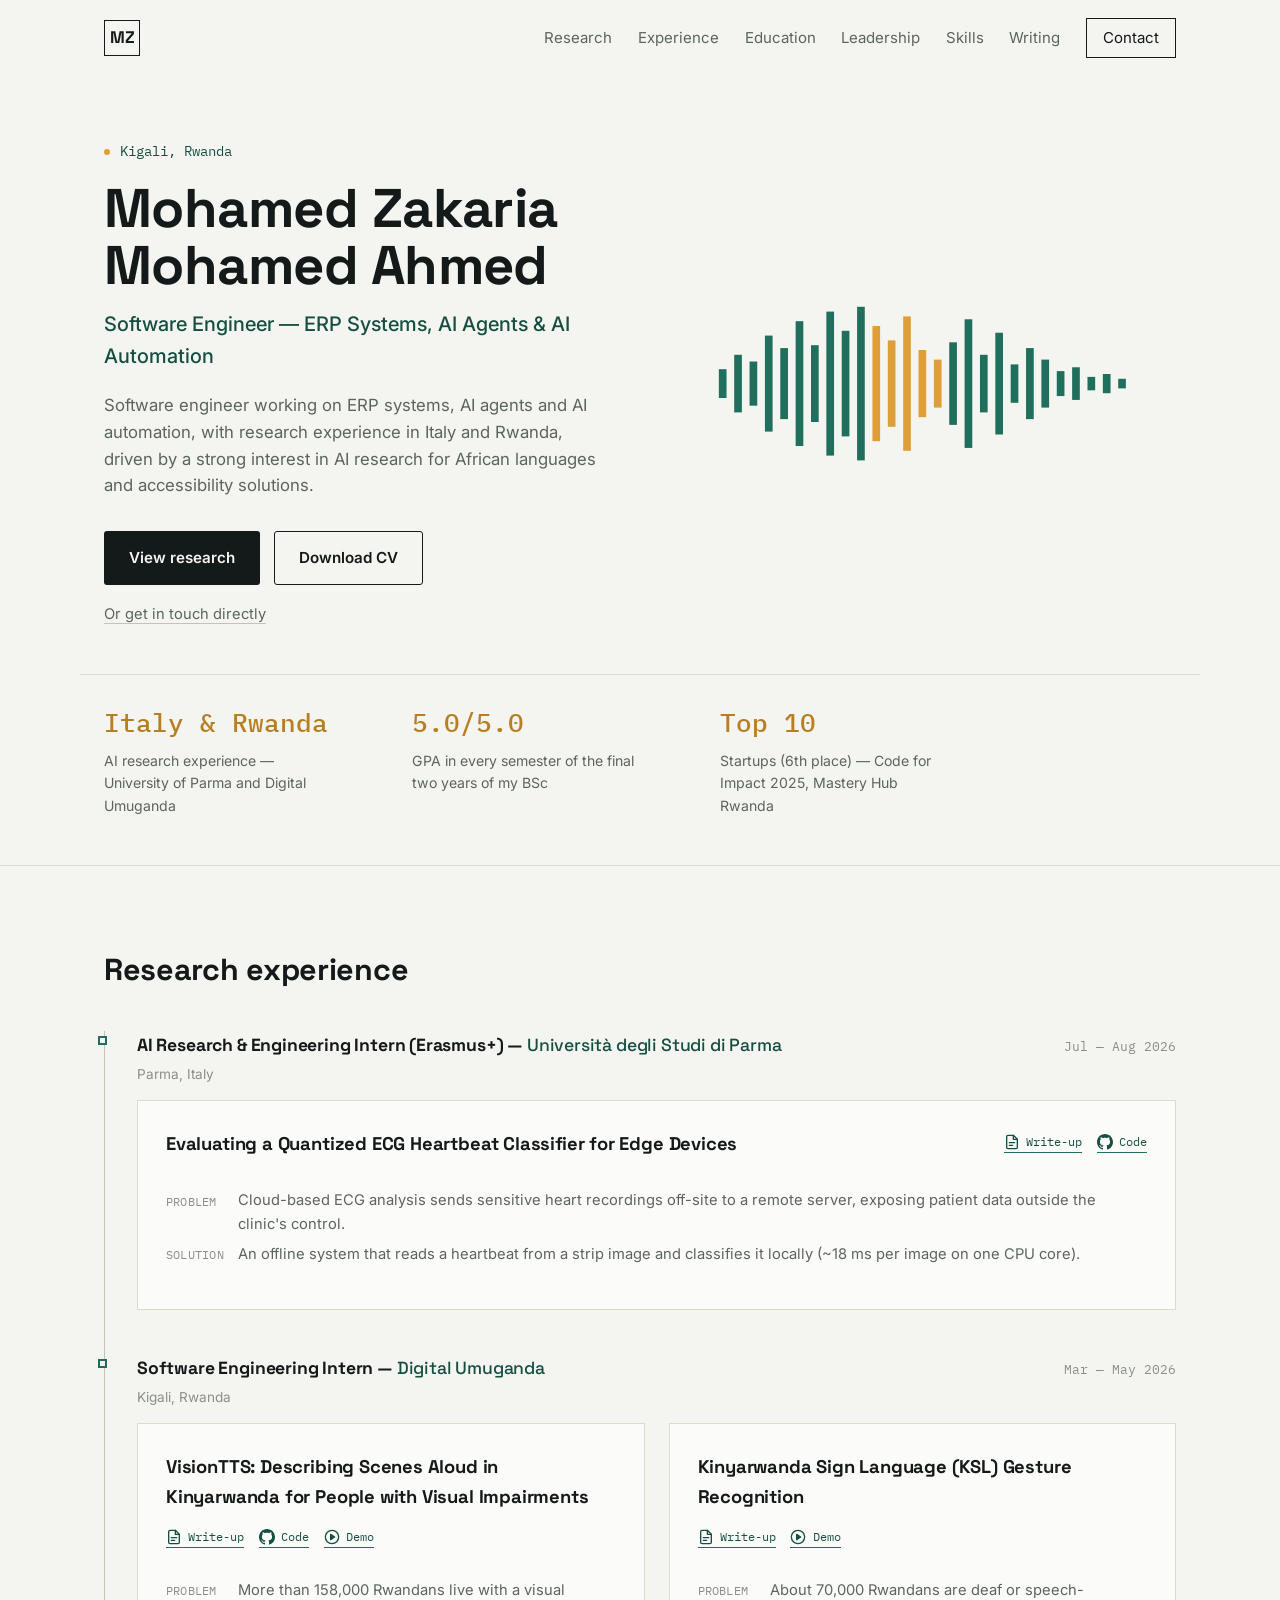
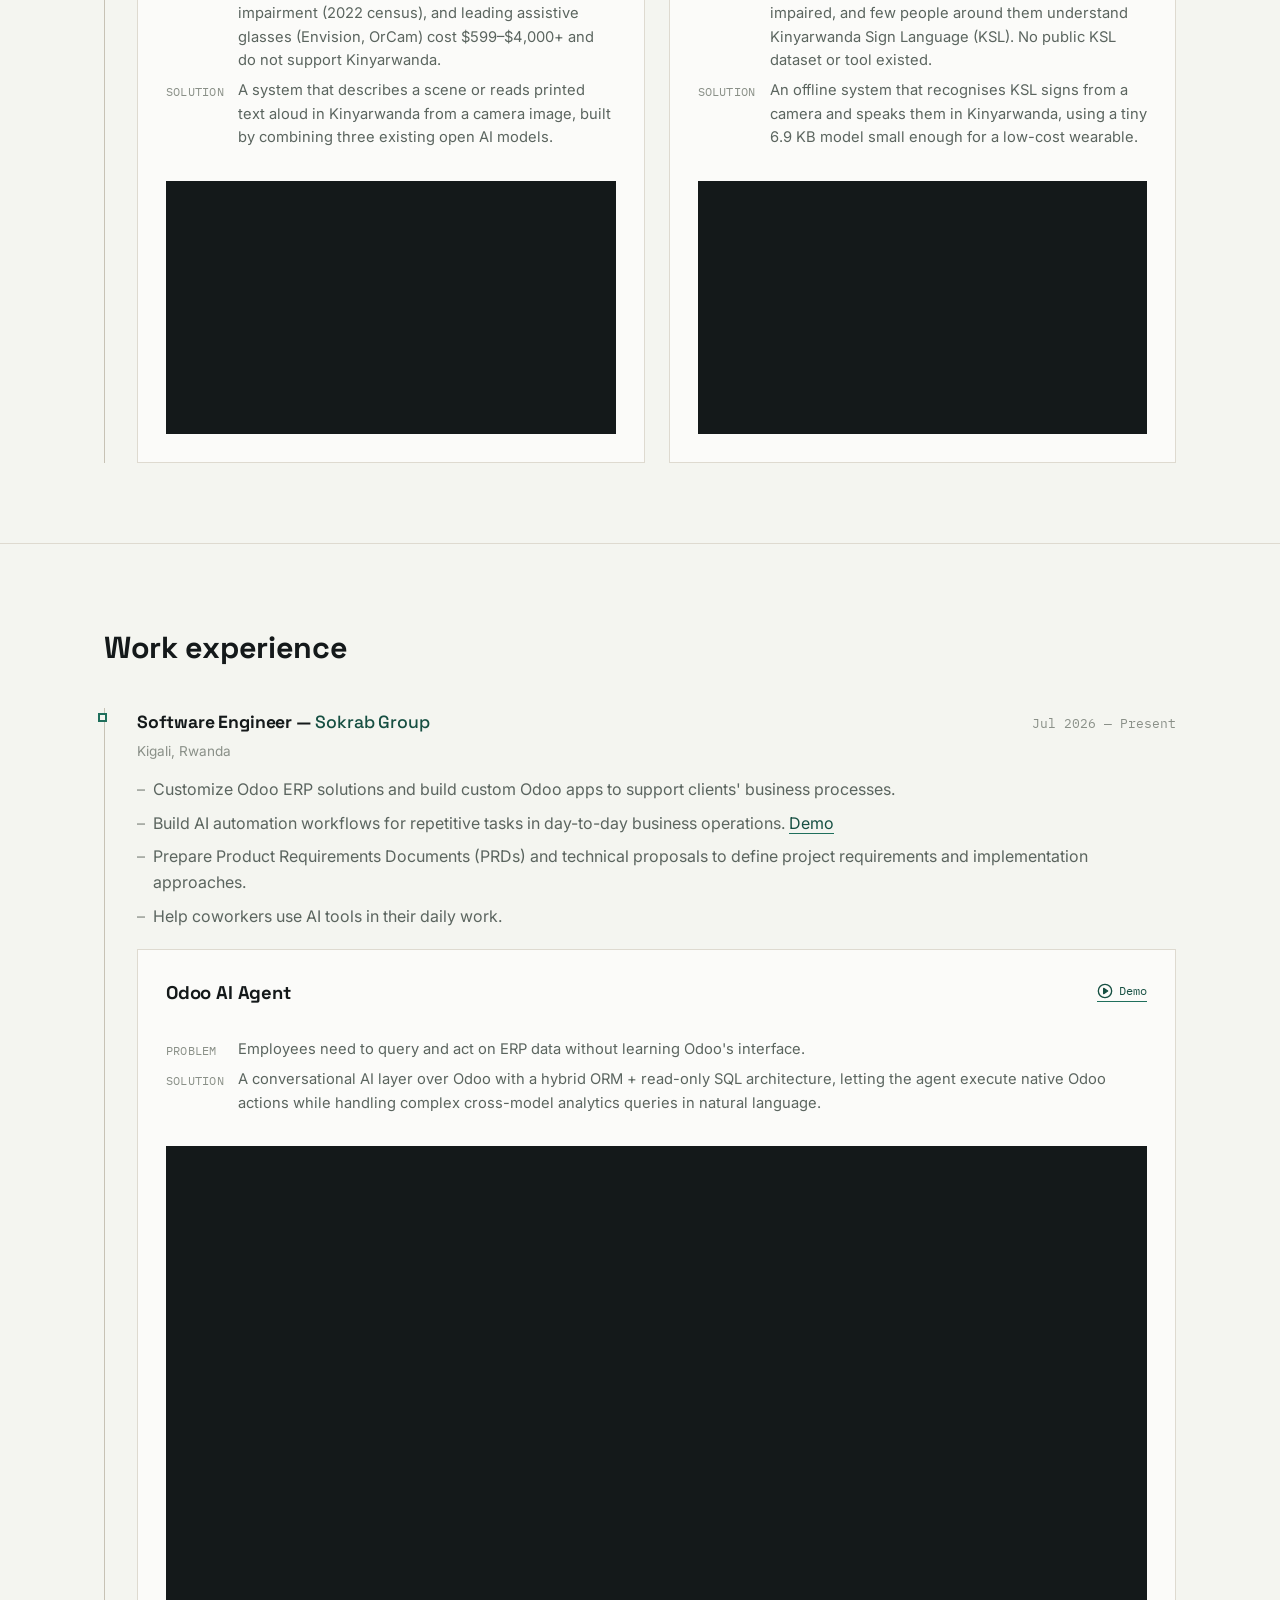
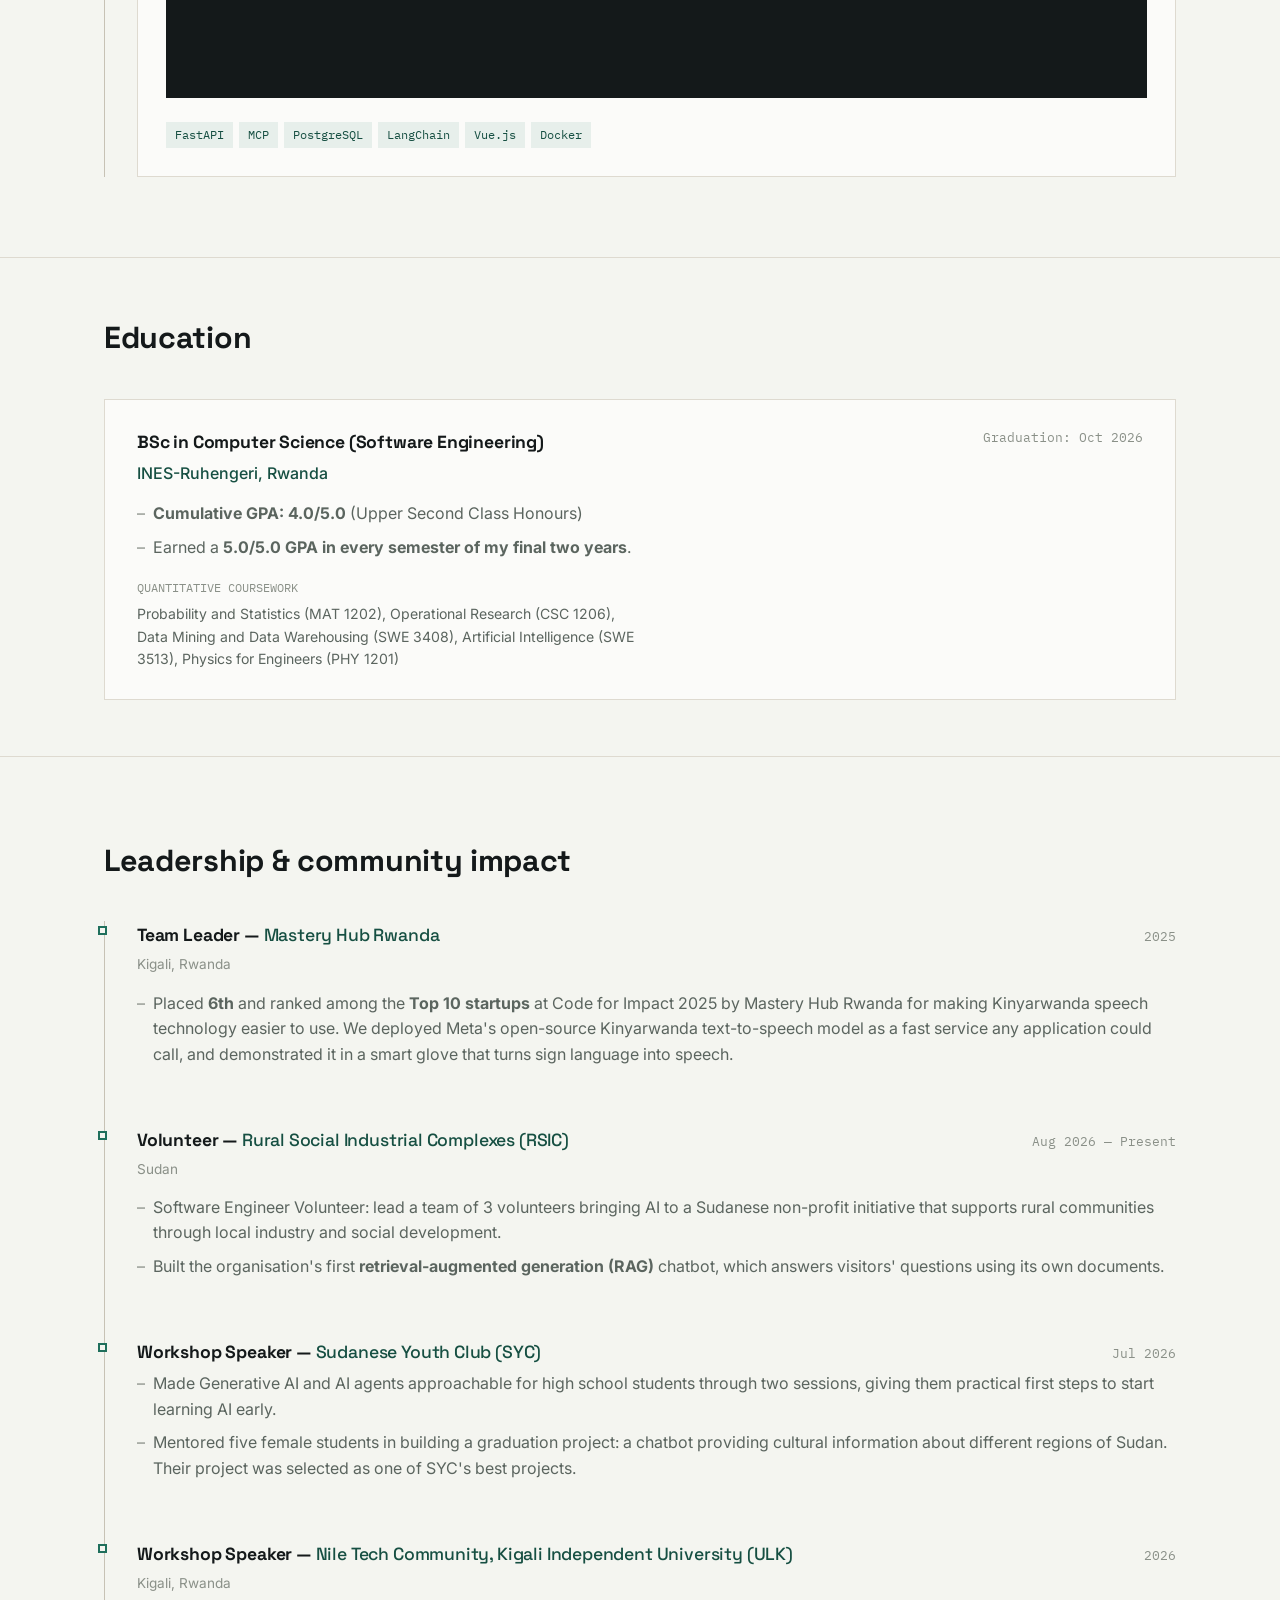
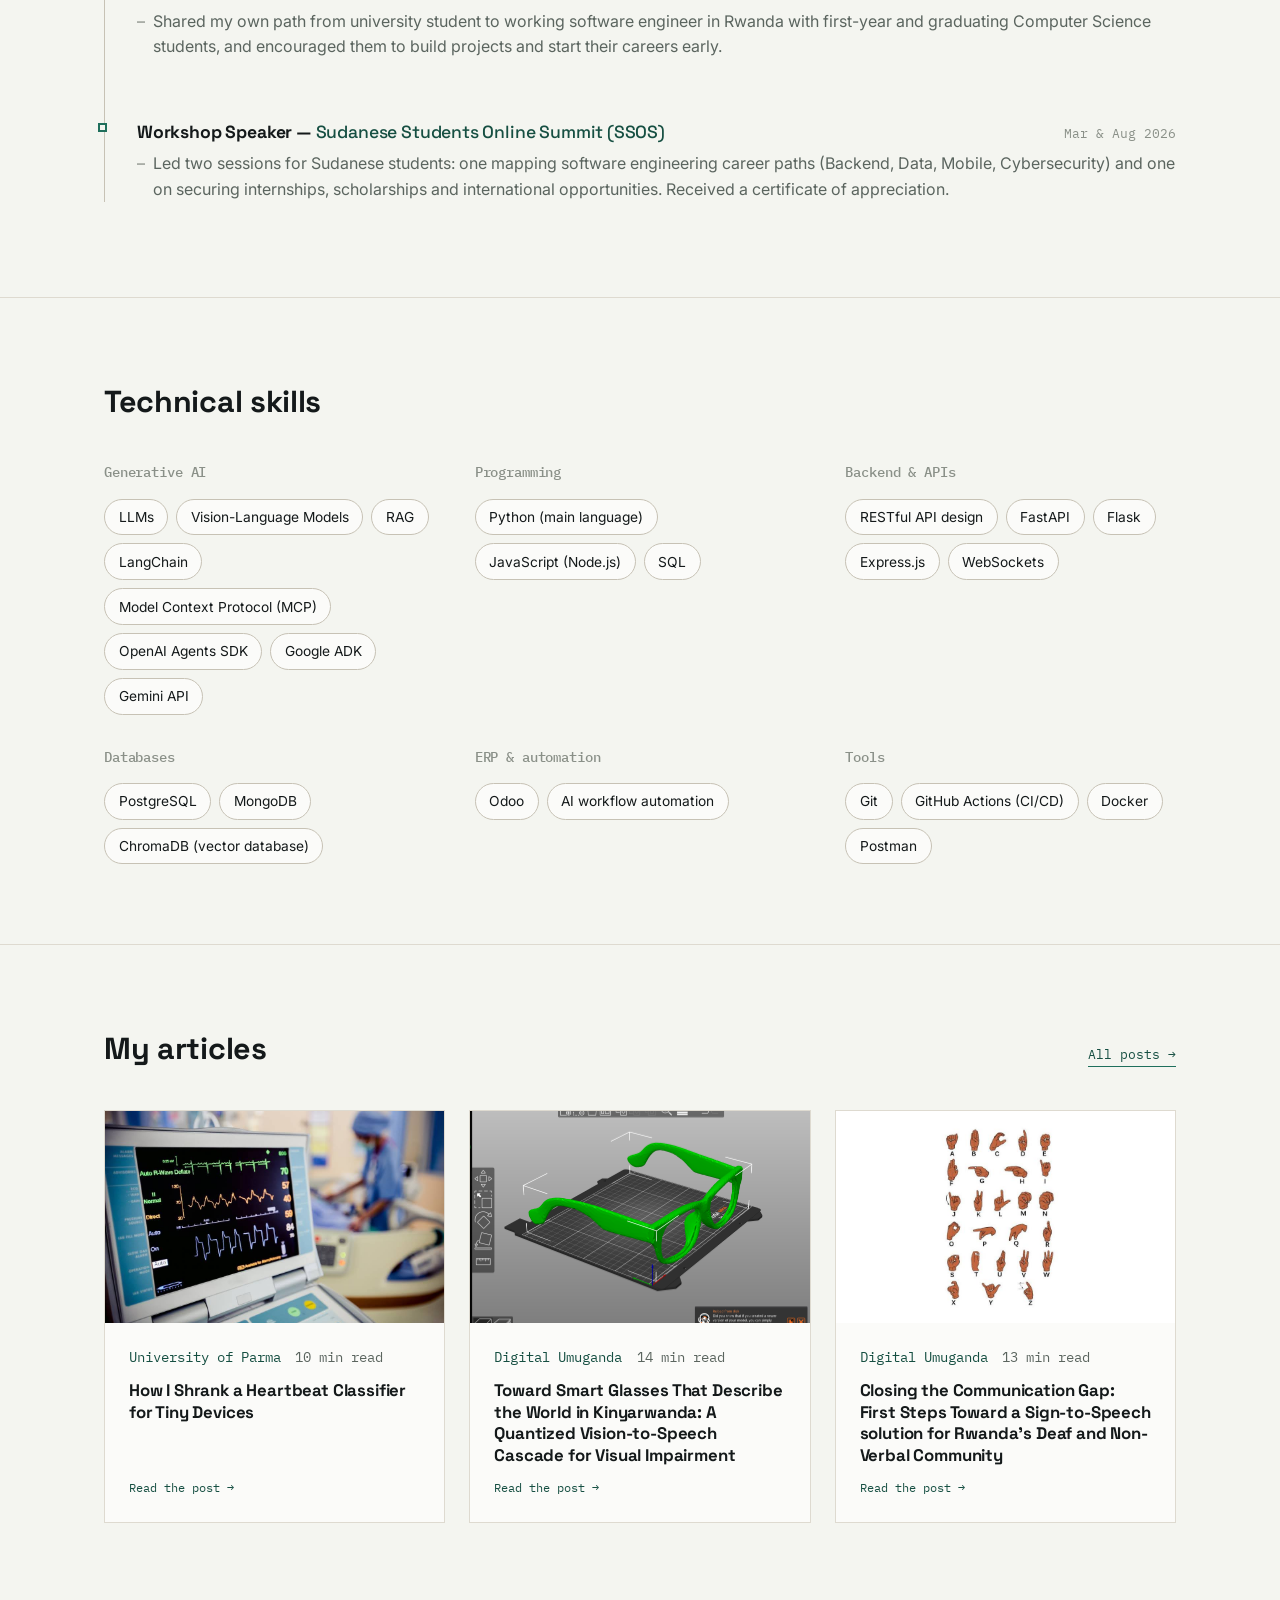
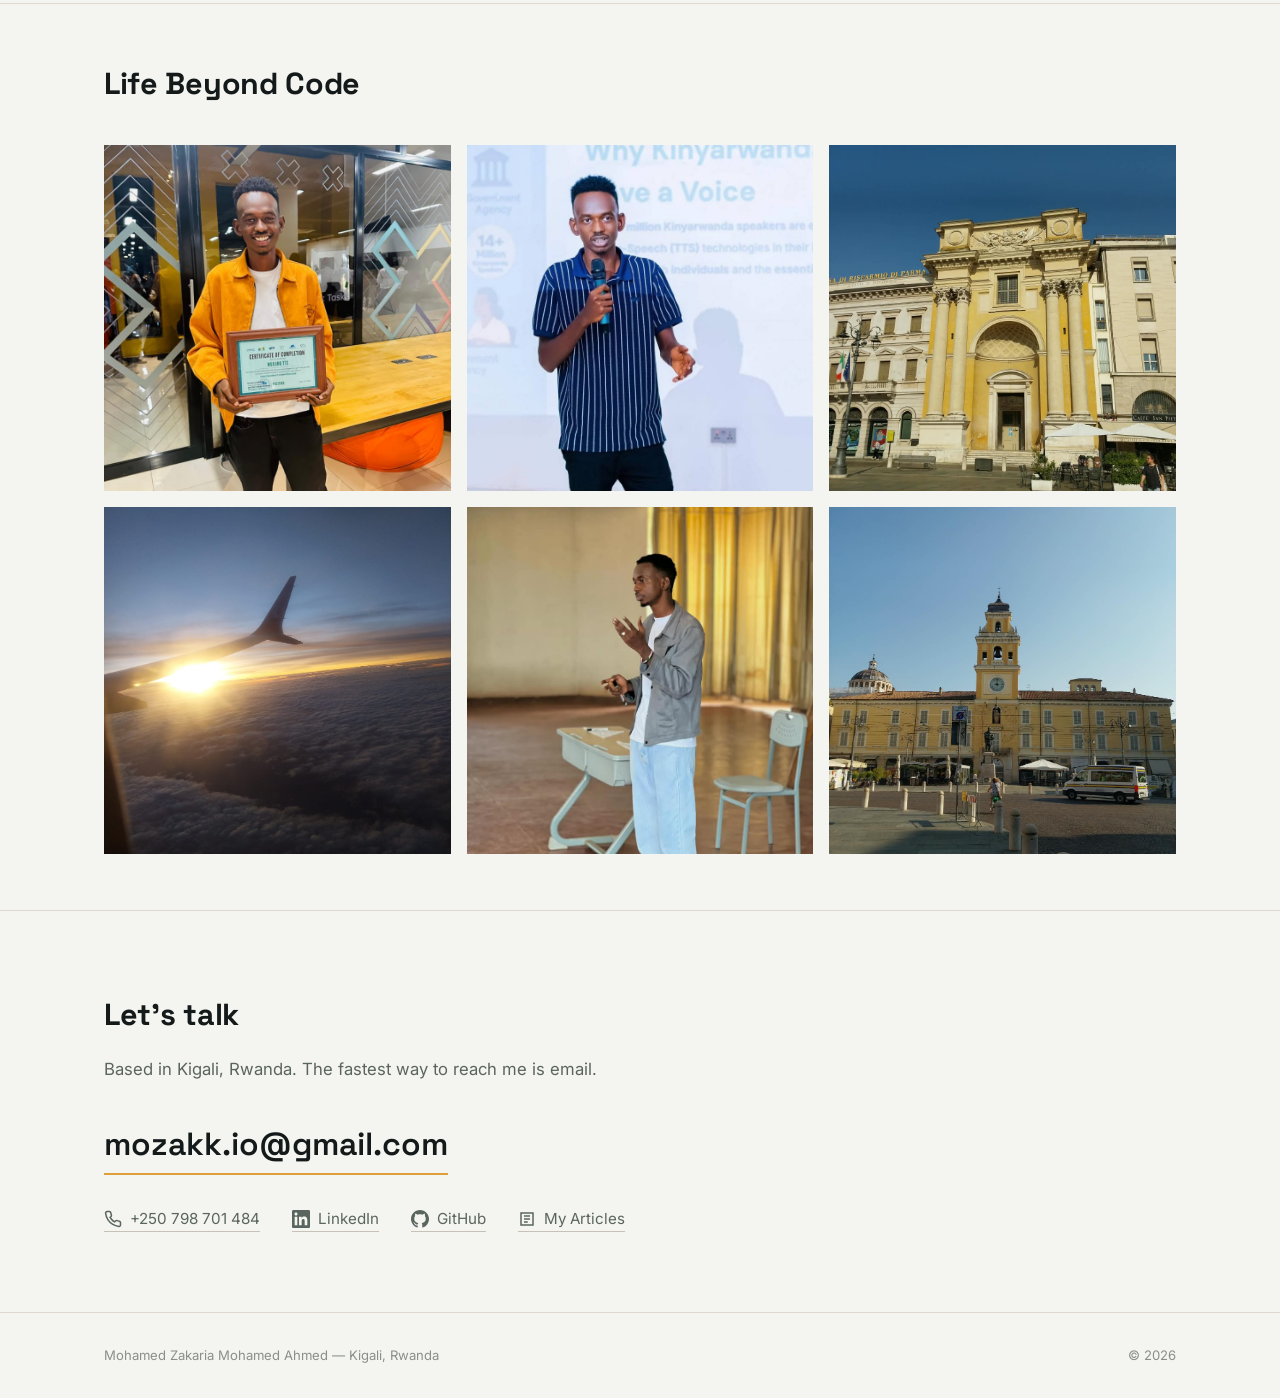
<file: index.html>
<!DOCTYPE html>
<html lang="en">
<head>
<meta charset="UTF-8">
<meta name="viewport" content="width=device-width, initial-scale=1.0">
<title>Mohamed Zakaria — Software Engineer, ERP Systems, AI Agents &amp; Automation</title>
<meta name="description" content="Mohamed Zakaria is a software engineer working on ERP systems, AI agents and AI automation, with AI research experience in Italy and Rwanda focused on African languages and accessibility. Based in Kigali, Rwanda.">
<link rel="preconnect" href="https://fonts.googleapis.com">
<link rel="preconnect" href="https://fonts.gstatic.com" crossorigin>
<link href="https://fonts.googleapis.com/css2?family=Space+Grotesk:wght@500;600;700&family=Inter:wght@400;500;600&family=IBM+Plex+Mono:wght@400;500&display=swap" rel="stylesheet">
<style>
  :root{
    --paper:#F4F5F0;
    --surface:#FBFBF9;
    --ink:#14191A;
    --ink-soft:#5B655F;
    --ink-faint:#8A9088;
    --line:#DEDAD0;
    --line-strong:#C7C2B5;
    --amber:#DE9F3B;
    --amber-dark:#B87F22;
    --teal:#1F6F5C;
    --teal-dark:#164F42;
    --teal-tint:#E7EFEB;
    --max:1120px;
    --font-display:'Space Grotesk', 'Segoe UI', sans-serif;
    --font-body:'Inter', 'Segoe UI', sans-serif;
    --font-mono:'IBM Plex Mono', 'Courier New', monospace;
  }

  *,*::before,*::after{ box-sizing:border-box; }
  html{ scroll-behavior:smooth; }
  @media (prefers-reduced-motion: reduce){
    html{ scroll-behavior:auto; }
    *,*::before,*::after{ animation-duration:0.001ms !important; animation-iteration-count:1 !important; transition-duration:0.001ms !important; scroll-behavior:auto !important; }
  }

  body{
    margin:0;
    background:var(--paper);
    color:var(--ink);
    font-family:var(--font-body);
    font-size:16px;
    line-height:1.6;
    -webkit-font-smoothing:antialiased;
  }

  h1,h2,h3{
    font-family:var(--font-display);
    color:var(--ink);
    margin:0;
    letter-spacing:-0.01em;
  }

  p{ margin:0; }

  a{ color:inherit; text-decoration:none; }

  ul,ol{ list-style:none; margin:0; padding:0; }

  img,svg{ display:block; max-width:100%; }

  :focus-visible{
    outline:2px solid var(--teal);
    outline-offset:3px;
  }

  .skip-link{
    position:absolute;
    left:-9999px;
    top:0;
    background:var(--ink);
    color:var(--paper);
    padding:0.75rem 1.25rem;
    z-index:200;
    font-family:var(--font-mono);
    font-size:0.85rem;
  }
  .skip-link:focus{ left:1rem; top:1rem; }

  .wrap{
    max-width:var(--max);
    margin:0 auto;
    padding:0 1.5rem;
  }

  /* ---------- Header ---------- */
  .site-header{
    position:sticky;
    top:0;
    z-index:100;
    background:rgba(244,245,240,0.9);
    backdrop-filter:blur(8px);
    border-bottom:1px solid transparent;
    transition:border-color 0.2s ease;
  }
  .site-header.scrolled{ border-bottom-color:var(--line); }

  .header-inner{
    max-width:var(--max);
    margin:0 auto;
    padding:1.1rem 1.5rem;
    display:flex;
    align-items:center;
    justify-content:space-between;
  }

  .mark{
    font-family:var(--font-display);
    font-weight:700;
    font-size:1.05rem;
    color:var(--ink);
    border:1px solid var(--ink);
    width:2.25rem;
    height:2.25rem;
    display:flex;
    align-items:center;
    justify-content:center;
  }

  .nav-toggle{
    display:none;
    background:none;
    border:1px solid var(--line-strong);
    color:var(--ink);
    font-family:var(--font-mono);
    font-size:0.8rem;
    padding:0.5rem 0.85rem;
    cursor:pointer;
  }

  .site-nav{
    display:flex;
    align-items:center;
    gap:1.6rem;
  }

  .site-nav a{
    font-size:0.94rem;
    color:var(--ink-soft);
    transition:color 0.15s ease;
    white-space:nowrap;
  }
  .site-nav a:hover{ color:var(--ink); }

  .nav-cta{
    color:var(--ink) !important;
    border:1px solid var(--ink);
    padding:0.45rem 1rem;
  }
  .nav-cta:hover{ background:var(--ink); color:var(--paper) !important; }

  @media (max-width:980px){
    .nav-toggle{ display:inline-block; }
    .site-nav{
      position:absolute;
      top:100%;
      left:0;
      right:0;
      background:var(--surface);
      border-bottom:1px solid var(--line);
      flex-direction:column;
      align-items:stretch;
      gap:0;
      padding:0.5rem 1.5rem 1.25rem;
      display:none;
    }
    .site-nav.open{ display:flex; }
    .site-nav a{
      padding:0.85rem 0;
      border-bottom:1px solid var(--line);
      color:var(--ink);
    }
    .nav-cta{ border:none; padding:0.85rem 0; text-align:left; }
    .nav-cta:hover{ background:none; color:var(--teal) !important; }
  }

  /* ---------- Hero ---------- */
  .hero{
    padding:4rem 0 3rem;
  }
  .hero-inner{
    max-width:var(--max);
    margin:0 auto;
    padding:0 1.5rem;
    display:grid;
    grid-template-columns:1.1fr 0.9fr;
    gap:3rem;
    align-items:center;
  }

  .hero-location{
    font-family:var(--font-mono);
    font-size:0.85rem;
    color:var(--teal-dark);
    margin-bottom:1.1rem;
  }
  .hero-location::before{
    content:"";
    display:inline-block;
    width:6px;
    height:6px;
    background:var(--amber);
    margin-right:0.6rem;
    border-radius:50%;
    vertical-align:middle;
  }

  .hero-text h1{
    font-size:clamp(2.4rem, 5vw, 3.4rem);
    line-height:1.05;
    margin-bottom:0.85rem;
  }

  .hero-role{
    font-size:clamp(1.05rem, 2vw, 1.25rem);
    color:var(--teal-dark);
    font-weight:500;
    margin-bottom:1.25rem;
  }

  .hero-lede{
    max-width:46ch;
    font-size:1.05rem;
    color:var(--ink-soft);
    margin-bottom:2rem;
  }

  .hero-actions{
    display:flex;
    flex-wrap:wrap;
    gap:0.9rem;
    align-items:center;
    margin-bottom:1rem;
  }

  .btn{
    display:inline-flex;
    align-items:center;
    gap:0.5rem;
    font-family:var(--font-body);
    font-weight:600;
    font-size:0.95rem;
    padding:0.85rem 1.5rem;
    border-radius:3px;
    border:1px solid transparent;
    cursor:pointer;
    transition:background 0.15s ease, color 0.15s ease, border-color 0.15s ease;
  }
  .btn-primary{
    background:var(--ink);
    color:var(--paper);
  }
  .btn-primary:hover{ background:var(--teal-dark); }
  .btn-outline{
    border-color:var(--ink);
    color:var(--ink);
  }
  .btn-outline:hover{ background:var(--ink); color:var(--paper); }

  .hero-secondary a{
    font-size:0.92rem;
    color:var(--ink-soft);
    border-bottom:1px solid var(--line-strong);
  }
  .hero-secondary a:hover{ color:var(--teal-dark); border-color:var(--teal-dark); }

  .hero-graphic{
    display:flex;
    align-items:center;
    justify-content:center;
  }

  .waveform-bar{
    transform:scaleY(0);
    transform-box:fill-box;
    transform-origin:center;
    animation:rise 0.7s cubic-bezier(.2,.8,.2,1) forwards;
  }
  @keyframes rise{ to{ transform:scaleY(1); } }

  /* ---------- Stat strip ---------- */
  .stat-strip{
    max-width:var(--max);
    margin:3rem auto 0;
    padding:1.75rem 1.5rem 0;
    border-top:1px solid var(--line);
    display:flex;
    flex-wrap:wrap;
    gap:2rem 3rem;
  }
  .stat{ flex:0 1 260px; }
  .stat dt{
    font-family:var(--font-mono);
    font-size:1.6rem;
    color:var(--amber-dark);
    font-weight:500;
    margin-bottom:0.35rem;
  }
  .stat dd{
    margin:0;
    font-size:0.88rem;
    color:var(--ink-soft);
    max-width:26ch;
  }

  @media (max-width:900px){
    .hero-inner{ grid-template-columns:1fr; }
    .hero-graphic{ order:-1; max-width:340px; margin:0 auto; }
    .stat-strip{ gap:1.25rem 2rem; }
  }

  /* ---------- Sections ---------- */
  .section{
    padding:5rem 0;
    border-top:1px solid var(--line);
  }
  .section-tight{ padding:3.5rem 0; }
  .section h2{
    font-size:clamp(1.5rem, 3vw, 1.9rem);
    margin-bottom:2.25rem;
  }

  /* About */
  .about-grid{
    display:grid;
    grid-template-columns:0.9fr 1.1fr;
    gap:2.5rem;
  }
  .about-lead{
    font-family:var(--font-display);
    font-size:1.4rem;
    line-height:1.35;
    color:var(--ink);
  }
  .about-body p{
    color:var(--ink-soft);
    margin-bottom:1rem;
    max-width:62ch;
  }
  .about-body p:last-child{ margin-bottom:0; }
  @media (max-width:820px){
    .about-grid{ grid-template-columns:1fr; gap:1.5rem; }
  }

  /* Skills */
  .skills-grid{
    display:grid;
    grid-template-columns:repeat(3,1fr);
    gap:2rem 2.5rem;
  }
  .skill-group h3{
    font-family:var(--font-mono);
    font-size:0.85rem;
    font-weight:500;
    color:var(--ink-faint);
    margin-bottom:0.9rem;
  }
  .chip-list{
    display:flex;
    flex-wrap:wrap;
    gap:0.5rem;
  }
  .chip{
    font-size:0.86rem;
    padding:0.4rem 0.85rem;
    border:1px solid var(--line-strong);
    border-radius:999px;
    color:var(--ink);
    background:var(--surface);
  }
  @media (max-width:820px){
    .skills-grid{ grid-template-columns:1fr 1fr; }
  }
  @media (max-width:560px){
    .skills-grid{ grid-template-columns:1fr; }
  }

  /* Projects */
  .project-grid{
    display:grid;
    grid-template-columns:1fr 1fr;
    gap:1.5rem;
  }
  .project-card{
    border:1px solid var(--line);
    background:var(--surface);
    padding:1.75rem;
    display:flex;
    flex-direction:column;
    gap:1rem;
  }
  .project-head{
    display:flex;
    flex-wrap:wrap;
    justify-content:space-between;
    align-items:baseline;
    gap:1rem;
  }
  .project-head h3{
    font-size:1.15rem;
  }
  .project-links{
    display:flex;
    gap:0.9rem;
    flex-shrink:0;
  }
  .project-links a{
    font-family:var(--font-mono);
    font-size:0.78rem;
    color:var(--teal-dark);
    border-bottom:1px solid var(--teal);
    white-space:nowrap;
  }
  .project-links a:hover{ color:var(--amber-dark); border-color:var(--amber-dark); }

  .project-row{
    display:grid;
    grid-template-columns:auto 1fr;
    gap:0.4rem 0.9rem;
    font-size:0.92rem;
  }
  .project-row dt{
    font-family:var(--font-mono);
    font-size:0.72rem;
    text-transform:uppercase;
    letter-spacing:0.02em;
    color:var(--ink-faint);
    padding-top:0.2rem;
  }
  .project-row dd{
    margin:0;
    color:var(--ink-soft);
  }

  .video-embed{
    position:relative;
    width:100%;
    height:0;
    padding-bottom:56.25%; /* 16:9 */
    background:var(--ink);
    overflow:hidden;
  }
  .video-embed iframe{
    position:absolute;
    inset:0;
    width:100%;
    height:100%;
    border:0;
  }
  .video-embed.vertical{
    padding-bottom:177.78%; /* 9:16, for Shorts */
    max-width:260px;
    margin:0 auto;
  }

  .project-desc{
    color:var(--ink-soft);
    font-size:0.92rem;
    max-width:52ch;
  }

  .project-tech{
    display:flex;
    flex-wrap:wrap;
    gap:0.4rem;
    margin-top:auto;
    padding-top:0.5rem;
  }
  .tech-tag{
    font-family:var(--font-mono);
    font-size:0.72rem;
    color:var(--teal-dark);
    background:var(--teal-tint);
    padding:0.25rem 0.55rem;
  }

  .article-links{
    display:grid;
    grid-template-columns:auto 1fr;
    gap:0.4rem 0.9rem;
    padding-top:0.9rem;
    border-top:1px solid var(--line);
  }
  .article-label{
    font-family:var(--font-mono);
    font-size:0.72rem;
    text-transform:uppercase;
    letter-spacing:0.02em;
    color:var(--ink-faint);
    padding-top:0.2rem;
  }
  .article-list{
    display:flex;
    flex-direction:column;
    gap:0.45rem;
  }
  .article-list a{
    font-size:0.92rem;
    font-weight:500;
    color:var(--teal-dark);
    line-height:1.45;
  }
  .article-list a:hover{ color:var(--amber-dark); }
  .timeline .article-links{ margin-top:1rem; max-width:62ch; }

  .role-projects{ display:grid; gap:1.5rem; margin-top:0.5rem; }
  .role-projects.two{ grid-template-columns:1fr 1fr; }
  .timeline .role-projects .article-links{ margin-top:0; }
  .timeline .role-projects + .article-links{ margin-top:1.5rem; }
  .role-points + .role-projects{ margin-top:1.25rem; }
  @media (max-width:820px){
    .role-projects.two{ grid-template-columns:1fr; }
  }

  @media (max-width:820px){
    .project-grid{ grid-template-columns:1fr; }
  }

  /* Writing */
  .writing-head{
    display:flex;
    justify-content:space-between;
    align-items:baseline;
    gap:1rem;
    margin-bottom:2.25rem;
  }
  .writing-head h2{ margin-bottom:0; }
  .writing-all{
    font-family:var(--font-mono);
    font-size:0.8rem;
    color:var(--teal-dark);
    border-bottom:1px solid var(--teal);
    white-space:nowrap;
  }
  .writing-all:hover{ color:var(--amber-dark); border-color:var(--amber-dark); }
  .writing-grid{
    display:grid;
    grid-template-columns:repeat(3,1fr);
    gap:1.5rem;
  }
  .post-card{
    border:1px solid var(--line);
    background:var(--surface);
    display:flex;
    flex-direction:column;
    transition:border-color 0.15s ease;
  }
  .post-card:hover{ border-color:var(--line-strong); }
  .post-card:hover h3{ color:var(--teal-dark); }
  .post-cover{
    aspect-ratio:16/10;
    background:var(--line);
    overflow:hidden;
  }
  .post-cover img{ width:100%; height:100%; object-fit:cover; }
  .post-cover.fit-contain{ background:#fff; }
  .post-cover.fit-contain img{ object-fit:contain; padding:0.75rem; }
  .post-card-body{
    padding:1.4rem 1.5rem 1.5rem;
    display:flex;
    flex-direction:column;
    gap:0.7rem;
    flex:1;
  }
  .post-card h3{ font-size:1.05rem; line-height:1.3; transition:color 0.15s ease; }
  .post-card p{ color:var(--ink-soft); font-size:0.9rem; }
  .post-meta{
    font-family:var(--font-mono);
    font-size:0.74rem;
    color:var(--ink-faint);
    display:flex;
    flex-wrap:wrap;
    gap:0.25rem 0.9rem;
  }
  .post-meta .ctx{ color:var(--teal-dark); }
  .post-read{
    margin-top:auto;
    font-family:var(--font-mono);
    font-size:0.78rem;
    color:var(--teal-dark);
  }
  @media (max-width:900px){
    .writing-grid{ grid-template-columns:1fr 1fr; }
  }
  @media (max-width:600px){
    .writing-grid{ grid-template-columns:1fr; }
  }

  /* Experience timeline */
  .timeline{
    position:relative;
    padding-left:2rem;
    border-left:1px solid var(--line-strong);
  }
  .timeline > li{
    position:relative;
    padding-bottom:2.75rem;
  }
  .timeline > li:last-child{ padding-bottom:0; }
  .timeline > li::before{
    content:"";
    position:absolute;
    left:-2.42rem;
    top:0.3rem;
    width:9px;
    height:9px;
    background:var(--paper);
    border:2px solid var(--teal);
  }
  .role-head{
    display:flex;
    flex-wrap:wrap;
    justify-content:space-between;
    align-items:baseline;
    gap:0.5rem 1.5rem;
    margin-bottom:0.3rem;
  }
  .role-head h3{ font-size:1.1rem; }
  .role-org{ color:var(--teal-dark); font-weight:500; }
  .role-date{
    font-family:var(--font-mono);
    font-size:0.8rem;
    color:var(--ink-faint);
    white-space:nowrap;
  }
  .role-loc{
    font-size:0.85rem;
    color:var(--ink-faint);
    margin-bottom:0.9rem;
  }
  .role-points{ margin-bottom:0.9rem; }
  .role-points li{
    color:var(--ink-soft);
    padding-left:1rem;
    position:relative;
    margin-bottom:0.5rem;
  }
  .role-points li::before{
    content:"–";
    position:absolute;
    left:0;
    color:var(--ink-faint);
  }
  .role-points li:last-child{ margin-bottom:0; }
  .role-points a{ color:var(--teal-dark); border-bottom:1px solid var(--teal); }
  .role-points a:hover{ color:var(--amber-dark); border-color:var(--amber-dark); }

  /* Education */
  .edu-card{
    border:1px solid var(--line);
    background:var(--surface);
    padding:1.75rem 2rem;
    display:flex;
    flex-wrap:wrap;
    justify-content:space-between;
    gap:1rem 2rem;
    align-items:flex-start;
  }
  .edu-card h3{ font-size:1.1rem; margin-bottom:0.3rem; }
  .edu-org{ color:var(--teal-dark); font-weight:500; margin-bottom:0.9rem; }
  .edu-card .role-points{ margin-bottom:1.1rem; }
  .edu-coursework{ font-size:0.88rem; color:var(--ink-soft); max-width:56ch; }
  .edu-coursework span{ color:var(--ink-faint); font-family:var(--font-mono); font-size:0.75rem; text-transform:uppercase; display:block; margin-bottom:0.4rem; }
  .edu-date{
    font-family:var(--font-mono);
    font-size:0.8rem;
    color:var(--ink-faint);
    white-space:nowrap;
  }

  /* Recognition */
  .recognition-list{
    display:grid;
    grid-template-columns:1fr 1fr;
    gap:1rem 2.5rem;
  }
  .recognition-list li{
    padding:1rem 0;
    border-top:1px solid var(--line);
    display:flex;
    justify-content:space-between;
    gap:1rem;
    font-size:0.92rem;
  }
  .recognition-list .r-what{ color:var(--ink); }
  .recognition-list .r-when{
    font-family:var(--font-mono);
    font-size:0.78rem;
    color:var(--ink-faint);
    white-space:nowrap;
  }
  @media (max-width:700px){
    .recognition-list{ grid-template-columns:1fr; }
  }

  /* Contact */
  .contact-section h2{ margin-bottom:1rem; }
  .contact-lede{
    color:var(--ink-soft);
    max-width:52ch;
    margin-bottom:2.25rem;
    font-size:1.05rem;
  }
  .contact-email{
    display:inline-block;
    font-family:var(--font-display);
    font-size:clamp(1.4rem,4vw,2rem);
    font-weight:600;
    color:var(--ink);
    border-bottom:2px solid var(--amber);
    padding-bottom:0.2rem;
    margin-bottom:2rem;
  }
  .contact-email:hover{ color:var(--teal-dark); border-color:var(--teal-dark); }
  .contact-links{
    display:flex;
    flex-wrap:wrap;
    gap:1rem 2rem;
  }
  .contact-links a{
    font-size:0.95rem;
    color:var(--ink-soft);
    border-bottom:1px solid var(--line-strong);
    display:inline-flex;
    align-items:center;
    gap:0.5rem;
  }
  .contact-links a:hover{ color:var(--teal-dark); border-color:var(--teal-dark); }
  .contact-links svg{ width:18px; height:18px; }

  .icon-link{
    display:inline-flex;
    align-items:center;
    gap:0.4rem;
  }
  .icon-link svg{ width:16px; height:16px; }

  .recognition-icon{
    display:inline-flex;
    align-items:center;
    justify-content:center;
    width:28px;
    height:28px;
    background:var(--teal-tint);
    border-radius:4px;
    flex-shrink:0;
    margin-right:0.75rem;
  }
  .recognition-icon svg{ width:16px; height:16px; color:var(--teal-dark); }

  /* Gallery */
  .gallery-grid{
    display:grid;
    grid-template-columns:repeat(3,1fr);
    gap:1rem;
  }
  .gallery-item{
    aspect-ratio:1;
    background:var(--line);
    overflow:hidden;
    position:relative;
  }
  .gallery-item img{
    width:100%;
    height:100%;
    object-fit:cover;
  }
  .gallery-placeholder{
    width:100%;
    height:100%;
    display:flex;
    align-items:center;
    justify-content:center;
    color:var(--ink-faint);
    font-family:var(--font-mono);
    font-size:0.8rem;
  }
  @media (max-width:700px){
    .gallery-grid{ grid-template-columns:1fr 1fr; }
  }

  /* Footer */
  .site-footer{
    border-top:1px solid var(--line);
    padding:2rem 0;
  }
  .footer-inner{
    display:flex;
    flex-wrap:wrap;
    justify-content:space-between;
    gap:0.75rem;
    font-size:0.82rem;
    color:var(--ink-faint);
  }
</style>
</head>
<body>

<a class="skip-link" href="#main">Skip to content</a>

<header class="site-header" id="siteHeader">
  <div class="header-inner">
    <a href="#top" class="mark" aria-label="Back to top">MZ</a>
    <button class="nav-toggle" id="navToggle" aria-expanded="false" aria-controls="primary-nav">Menu</button>
    <nav id="primary-nav" class="site-nav">
      <a href="#research">Research</a>
      <a href="#experience">Experience</a>
      <a href="#education">Education</a>
      <a href="#leadership">Leadership</a>
      <a href="#skills">Skills</a>
      <a href="#writing">Writing</a>
      <a href="#contact" class="nav-cta">Contact</a>
    </nav>
  </div>
</header>

<main id="main">

  <section id="top" class="hero">
    <div class="hero-inner">
      <div class="hero-text">
        <p class="hero-location">Kigali, Rwanda</p>
        <h1>Mohamed Zakaria Mohamed Ahmed</h1>
        <p class="hero-role">Software Engineer — ERP Systems, AI Agents &amp; AI Automation</p>
        <p class="hero-lede">Software engineer working on ERP systems, AI agents and AI automation, with research experience in Italy and Rwanda, driven by a strong interest in AI research for African languages and accessibility solutions.</p>
        <div class="hero-actions">
          <a class="btn btn-primary" href="#research">View research</a>
          <a class="btn btn-outline" href="Mohamed_Zakaria_CV.pdf" download>Download CV</a>
        </div>
        <p class="hero-secondary"><a href="#contact">Or get in touch directly</a></p>
      </div>
      <div class="hero-graphic" aria-hidden="true">
        <svg viewBox="0 0 480 170" width="100%" role="img" aria-hidden="true">
          <!-- waveform bars, alternating teal / amber -->
          <g fill="#1F6F5C">
            <rect class="waveform-bar" x="4" y="70" width="8" height="30" style="animation-delay:0.02s"/>
            <rect class="waveform-bar" x="20" y="55" width="8" height="60" style="animation-delay:0.05s"/>
            <rect class="waveform-bar" x="36" y="62" width="8" height="46" style="animation-delay:0.08s"/>
            <rect class="waveform-bar" x="52" y="35" width="8" height="100" style="animation-delay:0.11s"/>
            <rect class="waveform-bar" x="68" y="48" width="8" height="74" style="animation-delay:0.14s"/>
            <rect class="waveform-bar" x="84" y="20" width="8" height="130" style="animation-delay:0.17s"/>
            <rect class="waveform-bar" x="100" y="45" width="8" height="80" style="animation-delay:0.20s"/>
            <rect class="waveform-bar" x="116" y="10" width="8" height="150" style="animation-delay:0.23s"/>
            <rect class="waveform-bar" x="132" y="30" width="8" height="110" style="animation-delay:0.26s"/>
            <rect class="waveform-bar" x="148" y="5" width="8" height="160" style="animation-delay:0.29s"/>
          </g>
          <g fill="#DE9F3B">
            <rect class="waveform-bar" x="164" y="25" width="8" height="120" style="animation-delay:0.32s"/>
            <rect class="waveform-bar" x="180" y="40" width="8" height="90" style="animation-delay:0.35s"/>
            <rect class="waveform-bar" x="196" y="15" width="8" height="140" style="animation-delay:0.38s"/>
            <rect class="waveform-bar" x="212" y="50" width="8" height="70" style="animation-delay:0.41s"/>
            <rect class="waveform-bar" x="228" y="60" width="8" height="50" style="animation-delay:0.44s"/>
          </g>
          <g fill="#1F6F5C">
            <rect class="waveform-bar" x="244" y="42" width="8" height="86" style="animation-delay:0.47s"/>
            <rect class="waveform-bar" x="260" y="18" width="8" height="134" style="animation-delay:0.50s"/>
            <rect class="waveform-bar" x="276" y="55" width="8" height="60" style="animation-delay:0.53s"/>
            <rect class="waveform-bar" x="292" y="32" width="8" height="106" style="animation-delay:0.56s"/>
            <rect class="waveform-bar" x="308" y="65" width="8" height="40" style="animation-delay:0.59s"/>
            <rect class="waveform-bar" x="324" y="48" width="8" height="74" style="animation-delay:0.62s"/>
            <rect class="waveform-bar" x="340" y="60" width="8" height="50" style="animation-delay:0.65s"/>
            <rect class="waveform-bar" x="356" y="72" width="8" height="26" style="animation-delay:0.68s"/>
            <rect class="waveform-bar" x="372" y="68" width="8" height="34" style="animation-delay:0.71s"/>
            <rect class="waveform-bar" x="388" y="78" width="8" height="14" style="animation-delay:0.74s"/>
            <rect class="waveform-bar" x="404" y="75" width="8" height="20" style="animation-delay:0.77s"/>
            <rect class="waveform-bar" x="420" y="80" width="8" height="10" style="animation-delay:0.80s"/>
          </g>
        </svg>
      </div>
    </div>

    <dl class="stat-strip">
      <div class="stat">
        <dt>Italy &amp; Rwanda</dt>
        <dd>AI research experience — University of Parma and Digital Umuganda</dd>
      </div>
      <div class="stat">
        <dt>5.0/5.0</dt>
        <dd>GPA in every semester of the final two years of my BSc</dd>
      </div>
      <div class="stat">
        <dt>Top 10</dt>
        <dd>Startups (6th place) — Code for Impact 2025, Mastery Hub Rwanda</dd>
      </div>
    </dl>
  </section>

  <section id="research" class="section">
    <div class="wrap">
      <h2>Research experience</h2>
      <ol class="timeline">
        <li id="exp-parma">
          <div class="role-head">
            <h3>AI Research &amp; Engineering Intern (Erasmus+) — <span class="role-org">Università degli Studi di Parma</span></h3>
            <span class="role-date">Jul — Aug 2026</span>
          </div>
          <p class="role-loc">Parma, Italy</p>
          <div class="role-projects">
            <article class="project-card" id="project-ecg">
              <div class="project-head">
                <h3>Evaluating a Quantized ECG Heartbeat Classifier for Edge Devices</h3>
                <div class="project-links">
                  <a href="blogs/shrinking-heartbeat-classifier-tiny-devices/index.html" class="icon-link"><svg viewBox="0 0 24 24" fill="none" stroke="currentColor" stroke-width="2" stroke-linecap="round" stroke-linejoin="round" aria-hidden="true"><path d="M14 2H6a2 2 0 00-2 2v16a2 2 0 002 2h12a2 2 0 002-2V8z"/><path d="M14 2v6h6"/><path d="M8 13h8M8 17h5"/></svg> Write-up</a>
                  <a href="https://github.com/zakk-io/ECG-Classification-API" class="icon-link"><svg aria-hidden="true" viewBox="0 0 24 24" fill="currentColor"><path d="M12 0c-6.626 0-12 5.373-12 12 0 5.302 3.438 9.8 8.207 11.387.599.111.793-.261.793-.577v-2.234c-3.338.726-4.033-1.416-4.033-1.416-.546-1.387-1.333-1.756-1.333-1.756-1.089-.745.083-.729.083-.729 1.205.084 1.839 1.237 1.839 1.237 1.07 1.834 2.807 1.304 3.492.997.107-.775.418-1.305.762-1.604-2.665-.305-5.467-1.334-5.467-5.931 0-1.311.469-2.381 1.236-3.221-.124-.303-.535-1.524.117-3.176 0 0 1.008-.322 3.301 1.23.957-.266 1.983-.399 3.003-.404 1.02.005 2.047.138 3.006.404 2.291-1.552 3.297-1.23 3.297-1.23.653 1.653.242 2.874.118 3.176.77.84 1.235 1.911 1.235 3.221 0 4.609-2.807 5.624-5.479 5.921.43.372.823 1.102.823 2.222v3.293c0 .319.192.694.801.576 4.765-1.589 8.199-6.086 8.199-11.386 0-6.627-5.373-12-12-12z"/></svg> Code</a>
                </div>
              </div>
              <dl class="project-row">
                <dt>Problem</dt><dd>Cloud-based ECG analysis sends sensitive heart recordings off-site to a remote server, exposing patient data outside the clinic's control.</dd>
                <dt>Solution</dt><dd>An offline system that reads a heartbeat from a strip image and classifies it locally (~18 ms per image on one CPU core).</dd>
              </dl>
            </article>
          </div>
        </li>
        <li>
          <div class="role-head">
            <h3>Software Engineering Intern — <span class="role-org">Digital Umuganda</span></h3>
            <span class="role-date">Mar — May 2026</span>
          </div>
          <p class="role-loc">Kigali, Rwanda</p>
          <div class="role-projects two">
            <article class="project-card" id="project-visiontts">
              <div class="project-head">
                <h3>VisionTTS: Describing Scenes Aloud in Kinyarwanda for People with Visual Impairments</h3>
                <div class="project-links">
                  <a href="blogs/smart-glasses-kinyarwanda-vision-to-speech/index.html" class="icon-link"><svg viewBox="0 0 24 24" fill="none" stroke="currentColor" stroke-width="2" stroke-linecap="round" stroke-linejoin="round" aria-hidden="true"><path d="M14 2H6a2 2 0 00-2 2v16a2 2 0 002 2h12a2 2 0 002-2V8z"/><path d="M14 2v6h6"/><path d="M8 13h8M8 17h5"/></svg> Write-up</a>
                  <a href="https://github.com/zakk-io/VisionTTS" class="icon-link"><svg aria-hidden="true" viewBox="0 0 24 24" fill="currentColor"><path d="M12 0c-6.626 0-12 5.373-12 12 0 5.302 3.438 9.8 8.207 11.387.599.111.793-.261.793-.577v-2.234c-3.338.726-4.033-1.416-4.033-1.416-.546-1.387-1.333-1.756-1.333-1.756-1.089-.745.083-.729.083-.729 1.205.084 1.839 1.237 1.839 1.237 1.07 1.834 2.807 1.304 3.492.997.107-.775.418-1.305.762-1.604-2.665-.305-5.467-1.334-5.467-5.931 0-1.311.469-2.381 1.236-3.221-.124-.303-.535-1.524.117-3.176 0 0 1.008-.322 3.301 1.23.957-.266 1.983-.399 3.003-.404 1.02.005 2.047.138 3.006.404 2.291-1.552 3.297-1.23 3.297-1.23.653 1.653.242 2.874.118 3.176.77.84 1.235 1.911 1.235 3.221 0 4.609-2.807 5.624-5.479 5.921.43.372.823 1.102.823 2.222v3.293c0 .319.192.694.801.576 4.765-1.589 8.199-6.086 8.199-11.386 0-6.627-5.373-12-12-12z"/></svg> Code</a>
                  <a href="https://youtube.com/shorts/PjjrJgnLv74?si=NTTGMFs2FZMRcIYl" class="icon-link"><svg viewBox="0 0 24 24" fill="none" stroke="currentColor" stroke-width="2" stroke-linecap="round" stroke-linejoin="round" aria-hidden="true"><circle cx="12" cy="12" r="10"/><path d="M10 8l6 4-6 4z" fill="currentColor"/></svg> Demo</a>
                </div>
              </div>
              <dl class="project-row">
                <dt>Problem</dt><dd>More than 158,000 Rwandans live with a visual impairment (2022 census), and leading assistive glasses (Envision, OrCam) cost $599–$4,000+ and do not support Kinyarwanda.</dd>
                <dt>Solution</dt><dd>A system that describes a scene or reads printed text aloud in Kinyarwanda from a camera image, built by combining three existing open AI models.</dd>
              </dl>
              <div class="video-embed">
                <iframe src="https://www.youtube.com/embed/PjjrJgnLv74?si=WTX_MVe2WaNV8cxO" title="VisionTTS demo video" loading="lazy" allow="accelerometer; autoplay; clipboard-write; encrypted-media; gyroscope; picture-in-picture; web-share" referrerpolicy="strict-origin-when-cross-origin" allowfullscreen></iframe>
              </div>
            </article>

            <article class="project-card" id="project-ksl">
              <div class="project-head">
                <h3>Kinyarwanda Sign Language (KSL) Gesture Recognition</h3>
                <div class="project-links">
                  <a href="blogs/sign-to-speech-rwanda-deaf-community/index.html" class="icon-link"><svg viewBox="0 0 24 24" fill="none" stroke="currentColor" stroke-width="2" stroke-linecap="round" stroke-linejoin="round" aria-hidden="true"><path d="M14 2H6a2 2 0 00-2 2v16a2 2 0 002 2h12a2 2 0 002-2V8z"/><path d="M14 2v6h6"/><path d="M8 13h8M8 17h5"/></svg> Write-up</a>
                  <a href="https://www.youtube.com/watch?v=-rzLZ2ggkmw" class="icon-link"><svg viewBox="0 0 24 24" fill="none" stroke="currentColor" stroke-width="2" stroke-linecap="round" stroke-linejoin="round" aria-hidden="true"><circle cx="12" cy="12" r="10"/><path d="M10 8l6 4-6 4z" fill="currentColor"/></svg> Demo</a>
                </div>
              </div>
              <dl class="project-row">
                <dt>Problem</dt><dd>About 70,000 Rwandans are deaf or speech-impaired, and few people around them understand Kinyarwanda Sign Language (KSL). No public KSL dataset or tool existed.</dd>
                <dt>Solution</dt><dd>An offline system that recognises KSL signs from a camera and speaks them in Kinyarwanda, using a tiny 6.9 KB model small enough for a low-cost wearable.</dd>
              </dl>
              <div class="video-embed">
                <iframe src="https://www.youtube.com/embed/-rzLZ2ggkmw?si=F8b-JdRzTFGaJLxC" title="Kinyarwanda Sign Language recognition demo video" loading="lazy" allow="accelerometer; autoplay; clipboard-write; encrypted-media; gyroscope; picture-in-picture; web-share" referrerpolicy="strict-origin-when-cross-origin" allowfullscreen></iframe>
              </div>
            </article>
          </div>
        </li>
      </ol>
    </div>
  </section>

  <section id="experience" class="section">
    <div class="wrap">
      <h2>Work experience</h2>
      <ol class="timeline">
        <li>
          <div class="role-head">
            <h3>Software Engineer — <span class="role-org">Sokrab Group</span></h3>
            <span class="role-date">Jul 2026 — Present</span>
          </div>
          <p class="role-loc">Kigali, Rwanda</p>
          <ul class="role-points">
            <li>Customize Odoo ERP solutions and build custom Odoo apps to support clients' business processes.</li>
            <li>Build AI automation workflows for repetitive tasks in day-to-day business operations. <a href="https://drive.google.com/file/d/10Wc29auXZUcPPLZ325033G_gP6L7EnPB/view?usp=sharing">Demo</a></li>
            <li>Prepare Product Requirements Documents (PRDs) and technical proposals to define project requirements and implementation approaches.</li>
            <li>Help coworkers use AI tools in their daily work.</li>
          </ul>
          <div class="role-projects">
            <article class="project-card" id="project-odoo-agent">
              <div class="project-head">
                <h3>Odoo AI Agent</h3>
                <div class="project-links">
                  <a href="https://youtu.be/9TT4dH_IXvw?si=Wo8Fa0UMfNHoT8x6" class="icon-link"><svg viewBox="0 0 24 24" fill="none" stroke="currentColor" stroke-width="2" stroke-linecap="round" stroke-linejoin="round" aria-hidden="true"><circle cx="12" cy="12" r="10"/><path d="M10 8l6 4-6 4z" fill="currentColor"/></svg> Demo</a>
                </div>
              </div>
              <dl class="project-row">
                <dt>Problem</dt><dd>Employees need to query and act on ERP data without learning Odoo's interface.</dd>
                <dt>Solution</dt><dd>A conversational AI layer over Odoo with a hybrid ORM + read-only SQL architecture, letting the agent execute native Odoo actions while handling complex cross-model analytics queries in natural language.</dd>
              </dl>
              <div class="video-embed">
                <iframe src="https://www.youtube.com/embed/9TT4dH_IXvw?si=Wo8Fa0UMfNHoT8x6" title="Odoo AI Agent demo video" loading="lazy" allow="accelerometer; autoplay; clipboard-write; encrypted-media; gyroscope; picture-in-picture; web-share" referrerpolicy="strict-origin-when-cross-origin" allowfullscreen></iframe>
              </div>
              <div class="project-tech">
                <span class="tech-tag">FastAPI</span><span class="tech-tag">MCP</span><span class="tech-tag">PostgreSQL</span><span class="tech-tag">LangChain</span><span class="tech-tag">Vue.js</span><span class="tech-tag">Docker</span>
              </div>
            </article>
          </div>
        </li>
      </ol>
    </div>
  </section>

  <section id="education" class="section section-tight">
    <div class="wrap">
      <h2>Education</h2>
      <div class="edu-card">
        <div>
          <h3>BSc in Computer Science (Software Engineering)</h3>
          <p class="edu-org">INES-Ruhengeri, Rwanda</p>
          <ul class="role-points">
            <li><strong>Cumulative GPA: 4.0/5.0</strong> (Upper Second Class Honours)</li>
            <li>Earned a <strong>5.0/5.0 GPA in every semester of my final two years</strong>.</li>
          </ul>
          <p class="edu-coursework">
            <span>Quantitative coursework</span>
            Probability and Statistics (MAT 1202), Operational Research (CSC 1206), Data Mining and Data Warehousing (SWE 3408), Artificial Intelligence (SWE 3513), Physics for Engineers (PHY 1201)
          </p>
        </div>
        <span class="edu-date">Graduation: Oct 2026</span>
      </div>
    </div>
  </section>

  <section id="leadership" class="section">
    <div class="wrap">
      <h2>Leadership &amp; community impact</h2>
      <ol class="timeline">
        <li>
          <div class="role-head">
            <h3>Team Leader — <span class="role-org">Mastery Hub Rwanda</span></h3>
            <span class="role-date">2025</span>
          </div>
          <p class="role-loc">Kigali, Rwanda</p>
          <ul class="role-points">
            <li>Placed <strong>6th</strong> and ranked among the <strong>Top 10 startups</strong> at Code for Impact 2025 by Mastery Hub Rwanda for making Kinyarwanda speech technology easier to use. We deployed Meta's open-source Kinyarwanda text-to-speech model as a fast service any application could call, and demonstrated it in a smart glove that turns sign language into speech.</li>
          </ul>
        </li>
        <li>
          <div class="role-head">
            <h3>Volunteer — <span class="role-org">Rural Social Industrial Complexes (RSIC)</span></h3>
            <span class="role-date">Aug 2026 — Present</span>
          </div>
          <p class="role-loc">Sudan</p>
          <ul class="role-points">
            <li>Software Engineer Volunteer: lead a team of 3 volunteers bringing AI to a Sudanese non-profit initiative that supports rural communities through local industry and social development.</li>
            <li>Built the organisation's first <strong>retrieval-augmented generation (RAG)</strong> chatbot, which answers visitors' questions using its own documents.</li>
          </ul>
        </li>
        <li>
          <div class="role-head">
            <h3>Workshop Speaker — <span class="role-org">Sudanese Youth Club (SYC)</span></h3>
            <span class="role-date">Jul 2026</span>
          </div>
          <ul class="role-points">
            <li>Made Generative AI and AI agents approachable for high school students through two sessions, giving them practical first steps to start learning AI early.</li>
            <li>Mentored five female students in building a graduation project: a chatbot providing cultural information about different regions of Sudan. Their project was selected as one of SYC's best projects.</li>
          </ul>
        </li>
        <li>
          <div class="role-head">
            <h3>Workshop Speaker — <span class="role-org">Nile Tech Community, Kigali Independent University (ULK)</span></h3>
            <span class="role-date">2026</span>
          </div>
          <p class="role-loc">Kigali, Rwanda</p>
          <ul class="role-points">
            <li>Shared my own path from university student to working software engineer in Rwanda with first-year and graduating Computer Science students, and encouraged them to build projects and start their careers early.</li>
          </ul>
        </li>
        <li>
          <div class="role-head">
            <h3>Workshop Speaker — <span class="role-org">Sudanese Students Online Summit (SSOS)</span></h3>
            <span class="role-date">Mar &amp; Aug 2026</span>
          </div>
          <ul class="role-points">
            <li>Led two sessions for Sudanese students: one mapping software engineering career paths (Backend, Data, Mobile, Cybersecurity) and one on securing internships, scholarships and international opportunities. Received a certificate of appreciation.</li>
          </ul>
        </li>
      </ol>
    </div>
  </section>

  <section id="skills" class="section">
    <div class="wrap">
      <h2>Technical skills</h2>
      <div class="skills-grid">
        <div class="skill-group">
          <h3>Generative AI</h3>
          <ul class="chip-list">
            <li class="chip">LLMs</li>
            <li class="chip">Vision-Language Models</li>
            <li class="chip">RAG</li>
            <li class="chip">LangChain</li>
            <li class="chip">Model Context Protocol (MCP)</li>
            <li class="chip">OpenAI Agents SDK</li>
            <li class="chip">Google ADK</li>
            <li class="chip">Gemini API</li>
          </ul>
        </div>
        <div class="skill-group">
          <h3>Programming</h3>
          <ul class="chip-list">
            <li class="chip">Python (main language)</li>
            <li class="chip">JavaScript (Node.js)</li>
            <li class="chip">SQL</li>
          </ul>
        </div>
        <div class="skill-group">
          <h3>Backend &amp; APIs</h3>
          <ul class="chip-list">
            <li class="chip">RESTful API design</li>
            <li class="chip">FastAPI</li>
            <li class="chip">Flask</li>
            <li class="chip">Express.js</li>
            <li class="chip">WebSockets</li>
          </ul>
        </div>
        <div class="skill-group">
          <h3>Databases</h3>
          <ul class="chip-list">
            <li class="chip">PostgreSQL</li>
            <li class="chip">MongoDB</li>
            <li class="chip">ChromaDB (vector database)</li>
          </ul>
        </div>
        <div class="skill-group">
          <h3>ERP &amp; automation</h3>
          <ul class="chip-list">
            <li class="chip">Odoo</li>
            <li class="chip">AI workflow automation</li>
          </ul>
        </div>
        <div class="skill-group">
          <h3>Tools</h3>
          <ul class="chip-list">
            <li class="chip">Git</li>
            <li class="chip">GitHub Actions (CI/CD)</li>
            <li class="chip">Docker</li>
            <li class="chip">Postman</li>
          </ul>
        </div>
      </div>
    </div>
  </section>

  <section id="writing" class="section">
    <div class="wrap">
      <div class="writing-head">
        <h2>My articles</h2>
        <a class="writing-all" href="blogs/index.html">All posts →</a>
      </div>
      <div class="writing-grid">
        <a class="post-card" href="blogs/shrinking-heartbeat-classifier-tiny-devices/index.html">
          <div class="post-cover"><img src="blogs/shrinking-heartbeat-classifier-tiny-devices/cover.jpg" alt="Hospital patient monitor showing ECG waveforms" loading="lazy"></div>
          <div class="post-card-body">
            <p class="post-meta"><span class="ctx">University of Parma</span><span>10 min read</span></p>
            <h3>How I Shrank a Heartbeat Classifier for Tiny Devices</h3>
            <span class="post-read">Read the post →</span>
          </div>
        </a>
        <a class="post-card" href="blogs/smart-glasses-kinyarwanda-vision-to-speech/index.html">
          <div class="post-cover"><img src="blogs/smart-glasses-kinyarwanda-vision-to-speech/Screenshot_from_2026-04-16_12-37-23.png" alt="3D model of the VisionTTS glasses frame" loading="lazy"></div>
          <div class="post-card-body">
            <p class="post-meta"><span class="ctx">Digital Umuganda</span><span>14 min read</span></p>
            <h3>Toward Smart Glasses That Describe the World in Kinyarwanda: A Quantized Vision-to-Speech Cascade for Visual Impairment</h3>
            <span class="post-read">Read the post →</span>
          </div>
        </a>
        <a class="post-card" href="blogs/sign-to-speech-rwanda-deaf-community/index.html">
          <div class="post-cover fit-contain"><img src="blogs/sign-to-speech-rwanda-deaf-community/cover.jpeg" alt="Illustrated hand-sign alphabet chart" loading="lazy"></div>
          <div class="post-card-body">
            <p class="post-meta"><span class="ctx">Digital Umuganda</span><span>13 min read</span></p>
            <h3>Closing the Communication Gap: First Steps Toward a Sign-to-Speech solution for Rwanda's Deaf and Non-Verbal Community</h3>
            <span class="post-read">Read the post →</span>
          </div>
        </a>
      </div>
    </div>
  </section>

  <section id="gallery" class="section section-tight">
    <div class="wrap">
      <h2>Life Beyond Code</h2>
      <div class="gallery-grid">
        <div class="gallery-item">
          <img src="imgs/1.jpeg" alt="Life moment 1">
        </div>
        <div class="gallery-item">
          <img src="imgs/2.jpeg" alt="Life moment 2">
        </div>
        <div class="gallery-item">
          <img src="imgs/3.jpeg" alt="Life moment 3">
        </div>
        <div class="gallery-item">
          <img src="imgs/4.jpeg" alt="Life moment 4">
        </div>
        <div class="gallery-item">
          <img src="imgs/5.jpeg" alt="Life moment 5">
        </div>
        <div class="gallery-item">
          <img src="imgs/6.jpeg" alt="Life moment 6">
        </div>
      </div>
    </div>
  </section>

  <section id="contact" class="section contact-section">
    <div class="wrap">
      <h2>Let's talk</h2>
      <p class="contact-lede">Based in Kigali, Rwanda. The fastest way to reach me is email.</p>
      <a class="contact-email" href="mailto:mozakk.io@gmail.com">mozakk.io@gmail.com</a>
      <div class="contact-links">
        <a href="tel:+250798701484">
          <svg viewBox="0 0 24 24" fill="none" stroke="currentColor" stroke-width="2"><path d="M22 16.92v3a2 2 0 01-2.18 2 19.8 19.8 0 01-8.63-3.07 19.5 19.5 0 01-6-6A19.8 19.8 0 012.12 4.18 2 2 0 014.11 2h3a2 2 0 012 1.72c.13.96.36 1.9.7 2.81a2 2 0 01-.45 2.11L8.09 9.91a16 16 0 006 6l1.27-1.27a2 2 0 012.11-.45c.91.34 1.85.57 2.81.7A2 2 0 0122 16.92z"/></svg>
          +250 798 701 484
        </a>
        <a href="https://www.linkedin.com/in/mohamed-zakaria-09969b2a4/">
          <svg viewBox="0 0 24 24" fill="currentColor"><path d="M20.447 20.452h-3.554v-5.569c0-1.328-.027-3.037-1.852-3.037-1.853 0-2.136 1.445-2.136 2.939v5.667H9.351V9h3.414v1.561h.046c.477-.9 1.637-1.850 3.370-1.850 3.601 0 4.267 2.370 4.267 5.455v6.286zM5.337 7.433c-1.144 0-2.063-.926-2.063-2.065 0-1.138.92-2.063 2.063-2.063 1.140 0 2.064.925 2.064 2.063 0 1.139-.925 2.065-2.064 2.065zm1.782 13.019H3.555V9h3.564v11.452zM22.225 0H1.771C.792 0 0 .774 0 1.729v20.542C0 23.227.792 24 1.771 24h20.451C23.200 24 24 23.227 24 22.271V1.729C24 .774 23.200 0 22.222 0h.003z"/></svg>
          LinkedIn
        </a>
        <a href="https://github.com/zakk-io">
          <svg viewBox="0 0 24 24" fill="currentColor"><path d="M12 0c-6.626 0-12 5.373-12 12 0 5.302 3.438 9.8 8.207 11.387.599.111.793-.261.793-.577v-2.234c-3.338.726-4.033-1.416-4.033-1.416-.546-1.387-1.333-1.756-1.333-1.756-1.089-.745.083-.729.083-.729 1.205.084 1.839 1.237 1.839 1.237 1.07 1.834 2.807 1.304 3.492.997.107-.775.418-1.305.762-1.604-2.665-.305-5.467-1.334-5.467-5.931 0-1.311.469-2.381 1.236-3.221-.124-.303-.535-1.524.117-3.176 0 0 1.008-.322 3.301 1.23.957-.266 1.983-.399 3.003-.404 1.02.005 2.047.138 3.006.404 2.291-1.552 3.297-1.23 3.297-1.23.653 1.653.242 2.874.118 3.176.77.84 1.235 1.911 1.235 3.221 0 4.609-2.807 5.624-5.479 5.921.43.372.823 1.102.823 2.222v3.293c0 .319.192.694.801.576 4.765-1.589 8.199-6.086 8.199-11.386 0-6.627-5.373-12-12-12z"/></svg>
          GitHub
        </a>
        <a href="blogs/index.html">
          <svg viewBox="0 0 24 24" fill="none" stroke="currentColor" stroke-width="2"><path d="M4 4h16v16H4z"/><path d="M8 8h8M8 12h8M8 16h5"/></svg>
          My Articles
        </a>
      </div>
    </div>
  </section>

</main>

<footer class="site-footer">
  <div class="wrap footer-inner">
    <span>Mohamed Zakaria Mohamed Ahmed — Kigali, Rwanda</span>
    <span id="year"></span>
  </div>
</footer>

<script>
  // Mobile nav toggle
  var navToggle = document.getElementById('navToggle');
  var siteNav = document.getElementById('primary-nav');
  navToggle.addEventListener('click', function(){
    var isOpen = siteNav.classList.toggle('open');
    navToggle.setAttribute('aria-expanded', isOpen ? 'true' : 'false');
  });
  siteNav.querySelectorAll('a').forEach(function(link){
    link.addEventListener('click', function(){
      siteNav.classList.remove('open');
      navToggle.setAttribute('aria-expanded', 'false');
    });
  });

  // Header border on scroll
  var header = document.getElementById('siteHeader');
  window.addEventListener('scroll', function(){
    header.classList.toggle('scrolled', window.scrollY > 8);
  }, { passive:true });

  // Footer year
  document.getElementById('year').textContent = '© ' + new Date().getFullYear();
</script>

</body>
</html>
</file>
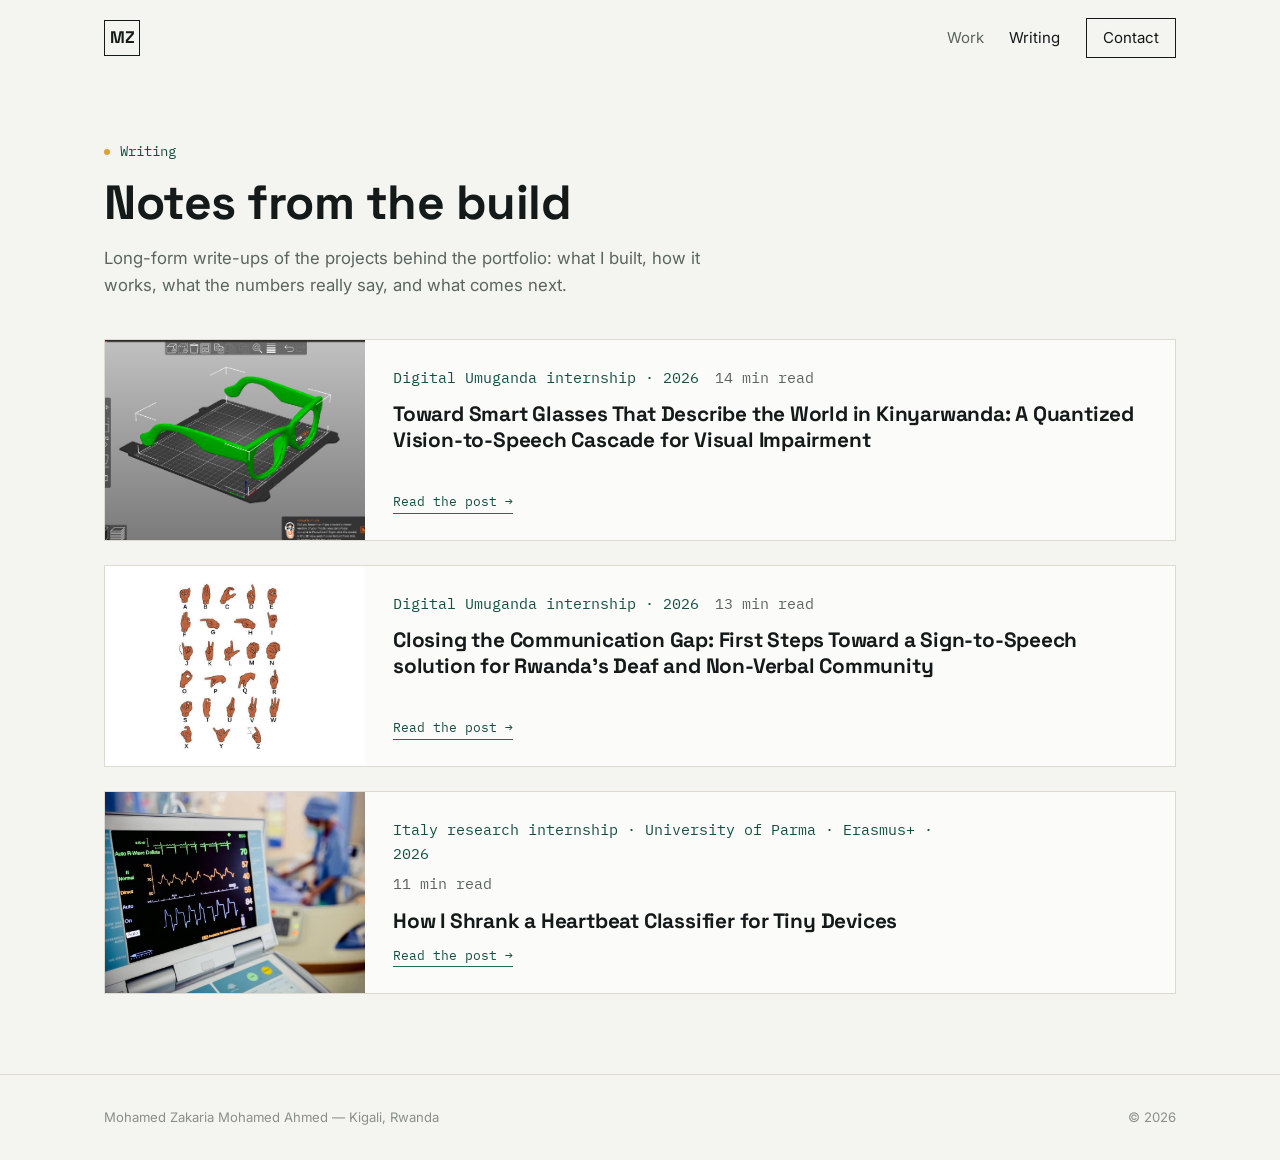
<file: blogs/index.html>
<!DOCTYPE html>
<html lang="en">
<head>
<meta charset="UTF-8">
<meta name="viewport" content="width=device-width, initial-scale=1.0">
<title>Writing — Mohamed Zakaria</title>
<meta name="description" content="Long-form write-ups by Mohamed Zakaria on edge AI, quantization and Kinyarwanda language technology.">
<link rel="preconnect" href="https://fonts.googleapis.com">
<link rel="preconnect" href="https://fonts.gstatic.com" crossorigin>
<link href="https://fonts.googleapis.com/css2?family=Space+Grotesk:wght@500;600;700&family=Inter:wght@400;500;600&family=IBM+Plex+Mono:wght@400;500&display=swap" rel="stylesheet">
<link rel="stylesheet" href="blog.css">
</head>
<body>
<a class="skip-link" href="#main">Skip to content</a>
<header class="site-header" id="siteHeader">
  <div class="header-inner">
    <a href="../index.html" class="mark" aria-label="Home">MZ</a>
    <nav class="site-nav" aria-label="Primary">
      <a href="../index.html#work" class="nav-optional">Work</a>
      <a href="index.html" aria-current="page">Writing</a>
      <a href="../index.html#contact" class="nav-cta">Contact</a>
    </nav>
  </div>
  
</header>

<main id="main" class="wrap">
  <section class="page-head">
    <p class="eyebrow">Writing</p>
    <h1>Notes from the build</h1>
    <p class="page-lede">Long-form write-ups of the projects behind the portfolio: what I built, how it works, what the numbers really say, and what comes next.</p>
  </section>
  <ul class="post-list">
    <li class="post-item">
      <a class="post-item-cover" href="smart-glasses-kinyarwanda-vision-to-speech/index.html" tabindex="-1" aria-hidden="true"><img src="smart-glasses-kinyarwanda-vision-to-speech/Screenshot_from_2026-04-16_12-37-23.png" alt="3D model of the VisionTTS glasses frame" loading="lazy"></a>
      <div class="post-item-body">
        <p class="post-meta"><span class="ctx">Digital Umuganda internship · 2026</span><span>14 min read</span></p>
        <h2><a href="smart-glasses-kinyarwanda-vision-to-speech/index.html">Toward Smart Glasses That Describe the World in Kinyarwanda: A Quantized Vision-to-Speech Cascade for Visual Impairment</a></h2>
        <a class="read-link" href="smart-glasses-kinyarwanda-vision-to-speech/index.html">Read the post →</a>
      </div>
    </li>
    <li class="post-item">
      <a class="post-item-cover fit-contain" href="sign-to-speech-rwanda-deaf-community/index.html" tabindex="-1" aria-hidden="true"><img src="sign-to-speech-rwanda-deaf-community/cover.jpeg" alt="Illustrated hand-sign alphabet chart" loading="lazy"></a>
      <div class="post-item-body">
        <p class="post-meta"><span class="ctx">Digital Umuganda internship · 2026</span><span>13 min read</span></p>
        <h2><a href="sign-to-speech-rwanda-deaf-community/index.html">Closing the Communication Gap: First Steps Toward a Sign-to-Speech solution for Rwanda&#x27;s Deaf and Non-Verbal Community</a></h2>
        <a class="read-link" href="sign-to-speech-rwanda-deaf-community/index.html">Read the post →</a>
      </div>
    </li>
    <li class="post-item">
      <a class="post-item-cover" href="shrinking-heartbeat-classifier-tiny-devices/index.html" tabindex="-1" aria-hidden="true"><img src="shrinking-heartbeat-classifier-tiny-devices/cover.jpg" alt="Hospital patient monitor showing ECG waveforms" loading="lazy"></a>
      <div class="post-item-body">
        <p class="post-meta"><span class="ctx">Italy research internship · University of Parma · Erasmus+ · 2026</span><span>11 min read</span></p>
        <h2><a href="shrinking-heartbeat-classifier-tiny-devices/index.html">How I Shrank a Heartbeat Classifier for Tiny Devices</a></h2>
        <a class="read-link" href="shrinking-heartbeat-classifier-tiny-devices/index.html">Read the post →</a>
      </div>
    </li>
  </ul>
</main>

<footer class="site-footer">
  <div class="wrap footer-inner">
    <span>Mohamed Zakaria Mohamed Ahmed — Kigali, Rwanda</span>
    <span id="year"></span>
  </div>
</footer>
<script>
  var header = document.getElementById('siteHeader');
  var bar = document.getElementById('progress');
  function onScroll(){
    header.classList.toggle('scrolled', window.scrollY > 8);
    if(bar){
      var h = document.documentElement.scrollHeight - window.innerHeight;
      bar.style.width = (h > 0 ? Math.min(100, window.scrollY / h * 100) : 0) + '%';
    }
  }
  window.addEventListener('scroll', onScroll, { passive:true });
  onScroll();
  document.getElementById('year').textContent = '\u00a9 ' + new Date().getFullYear();
</script>
</body>
</html>
</file>
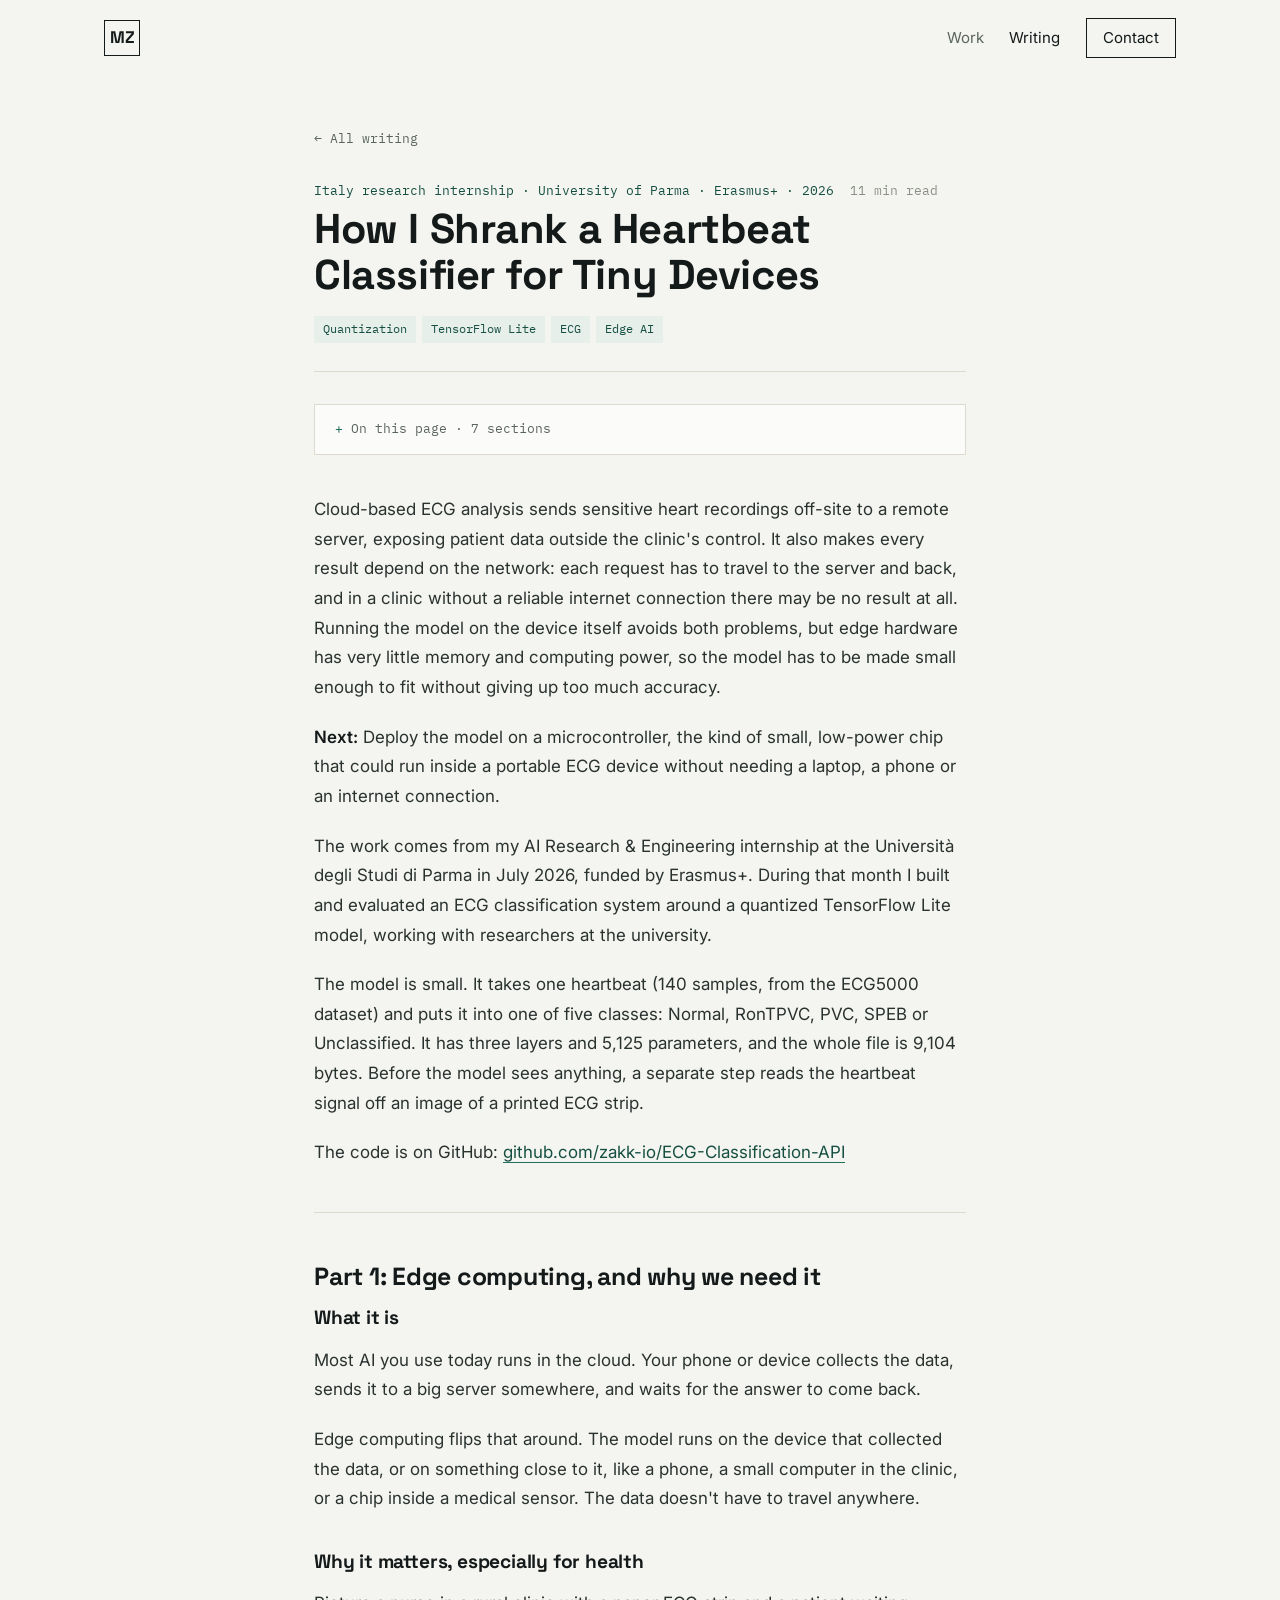
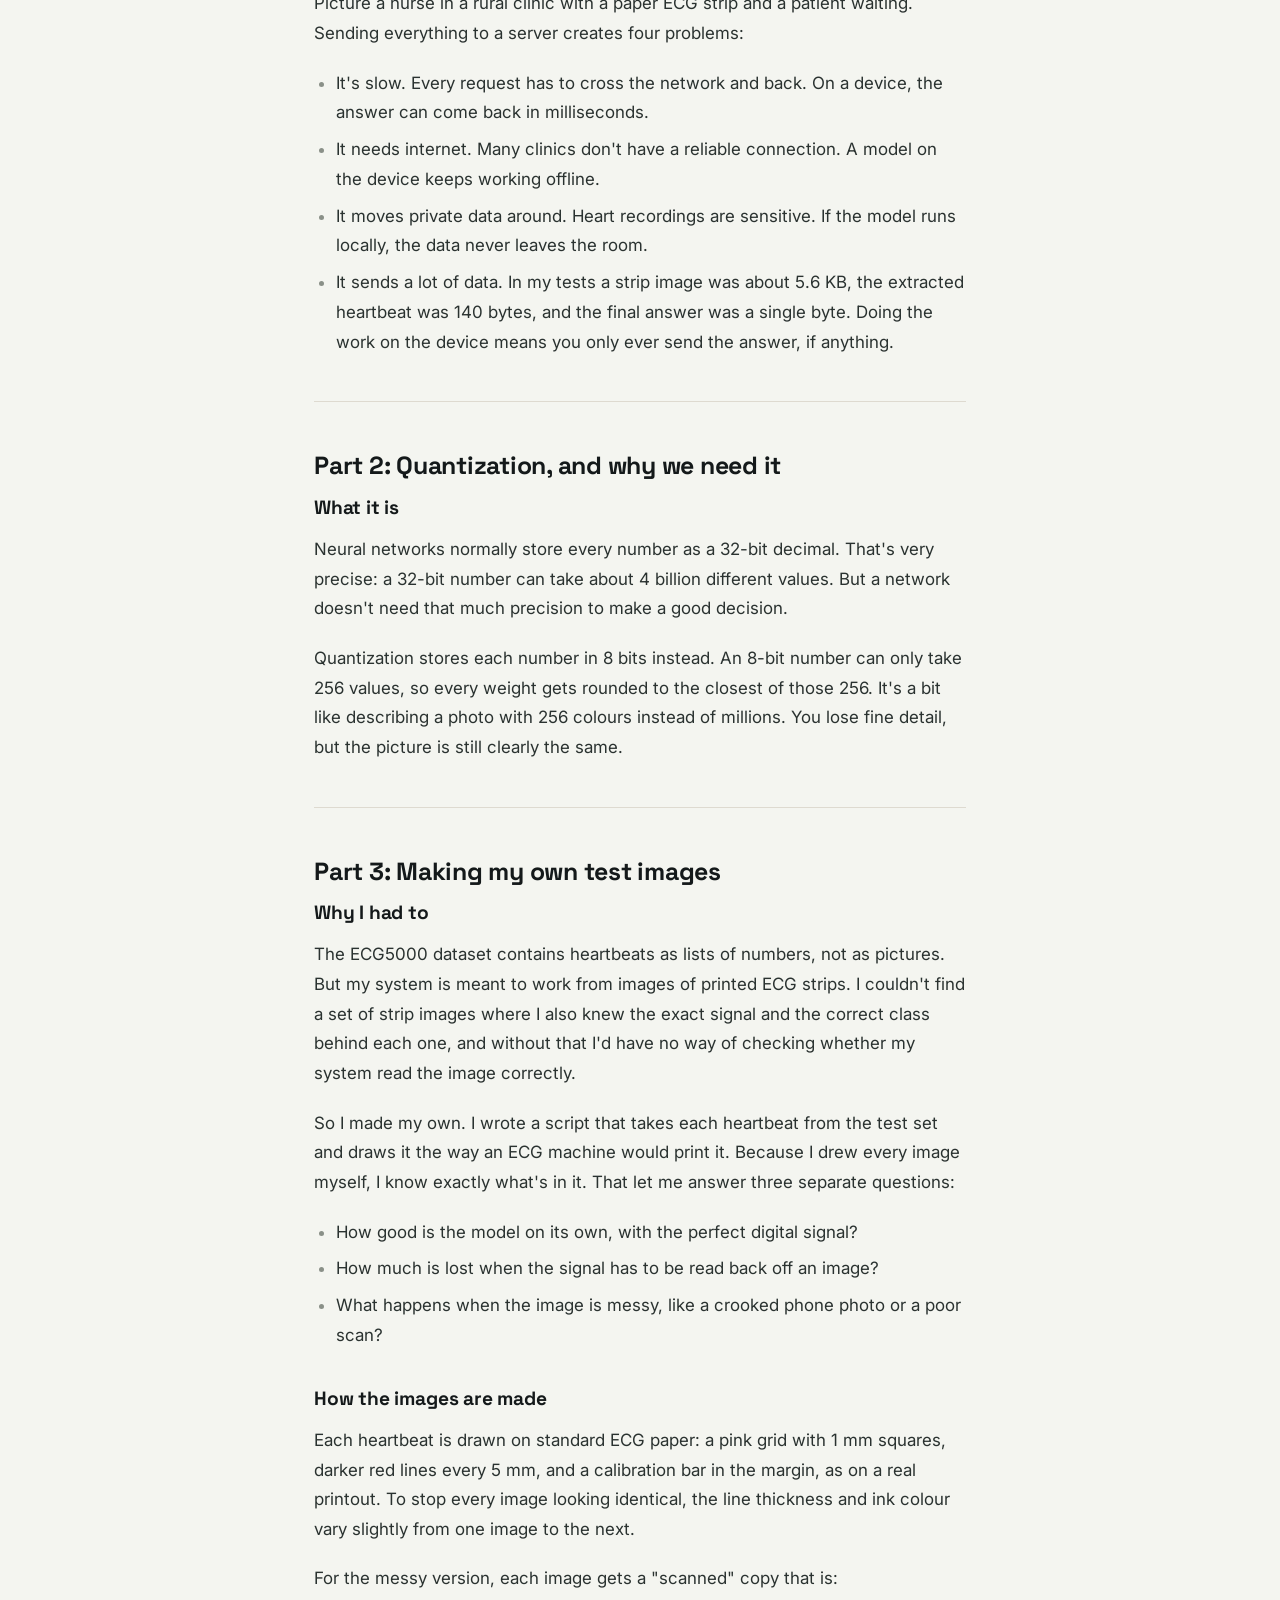
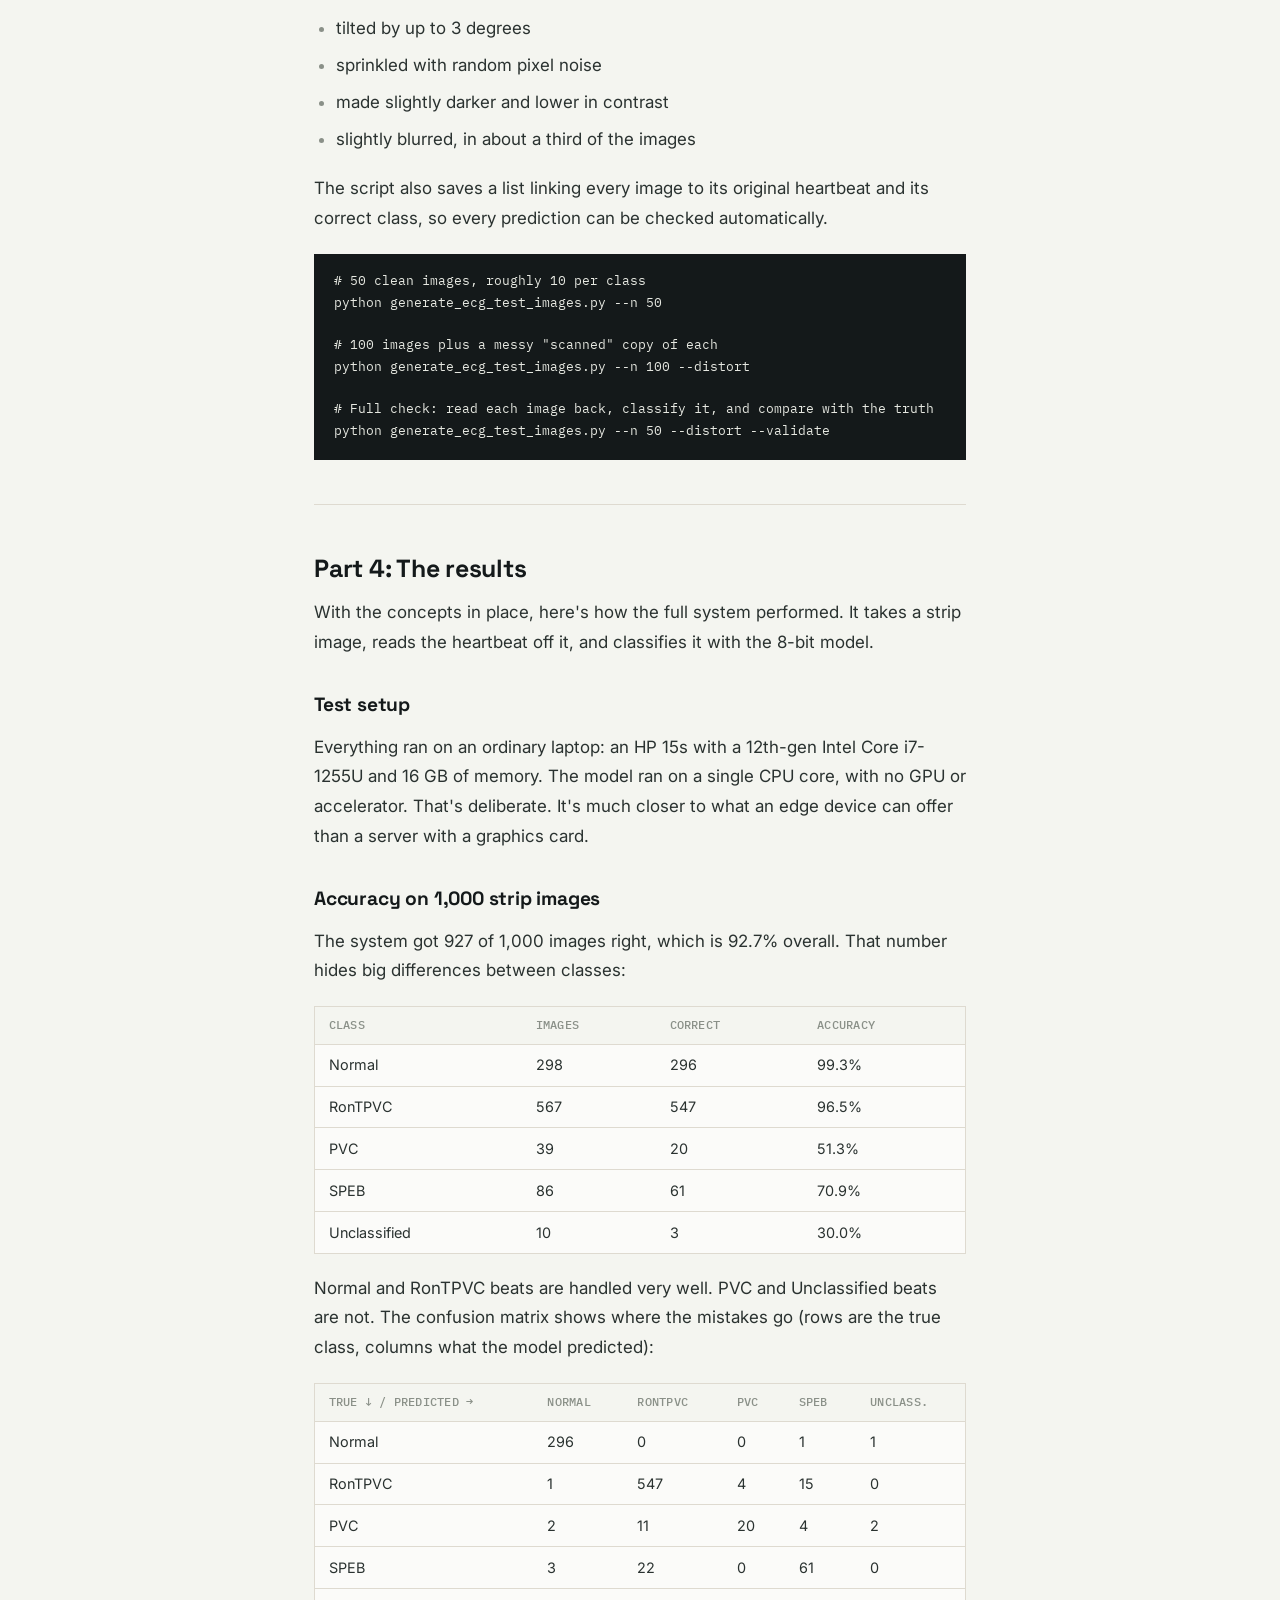
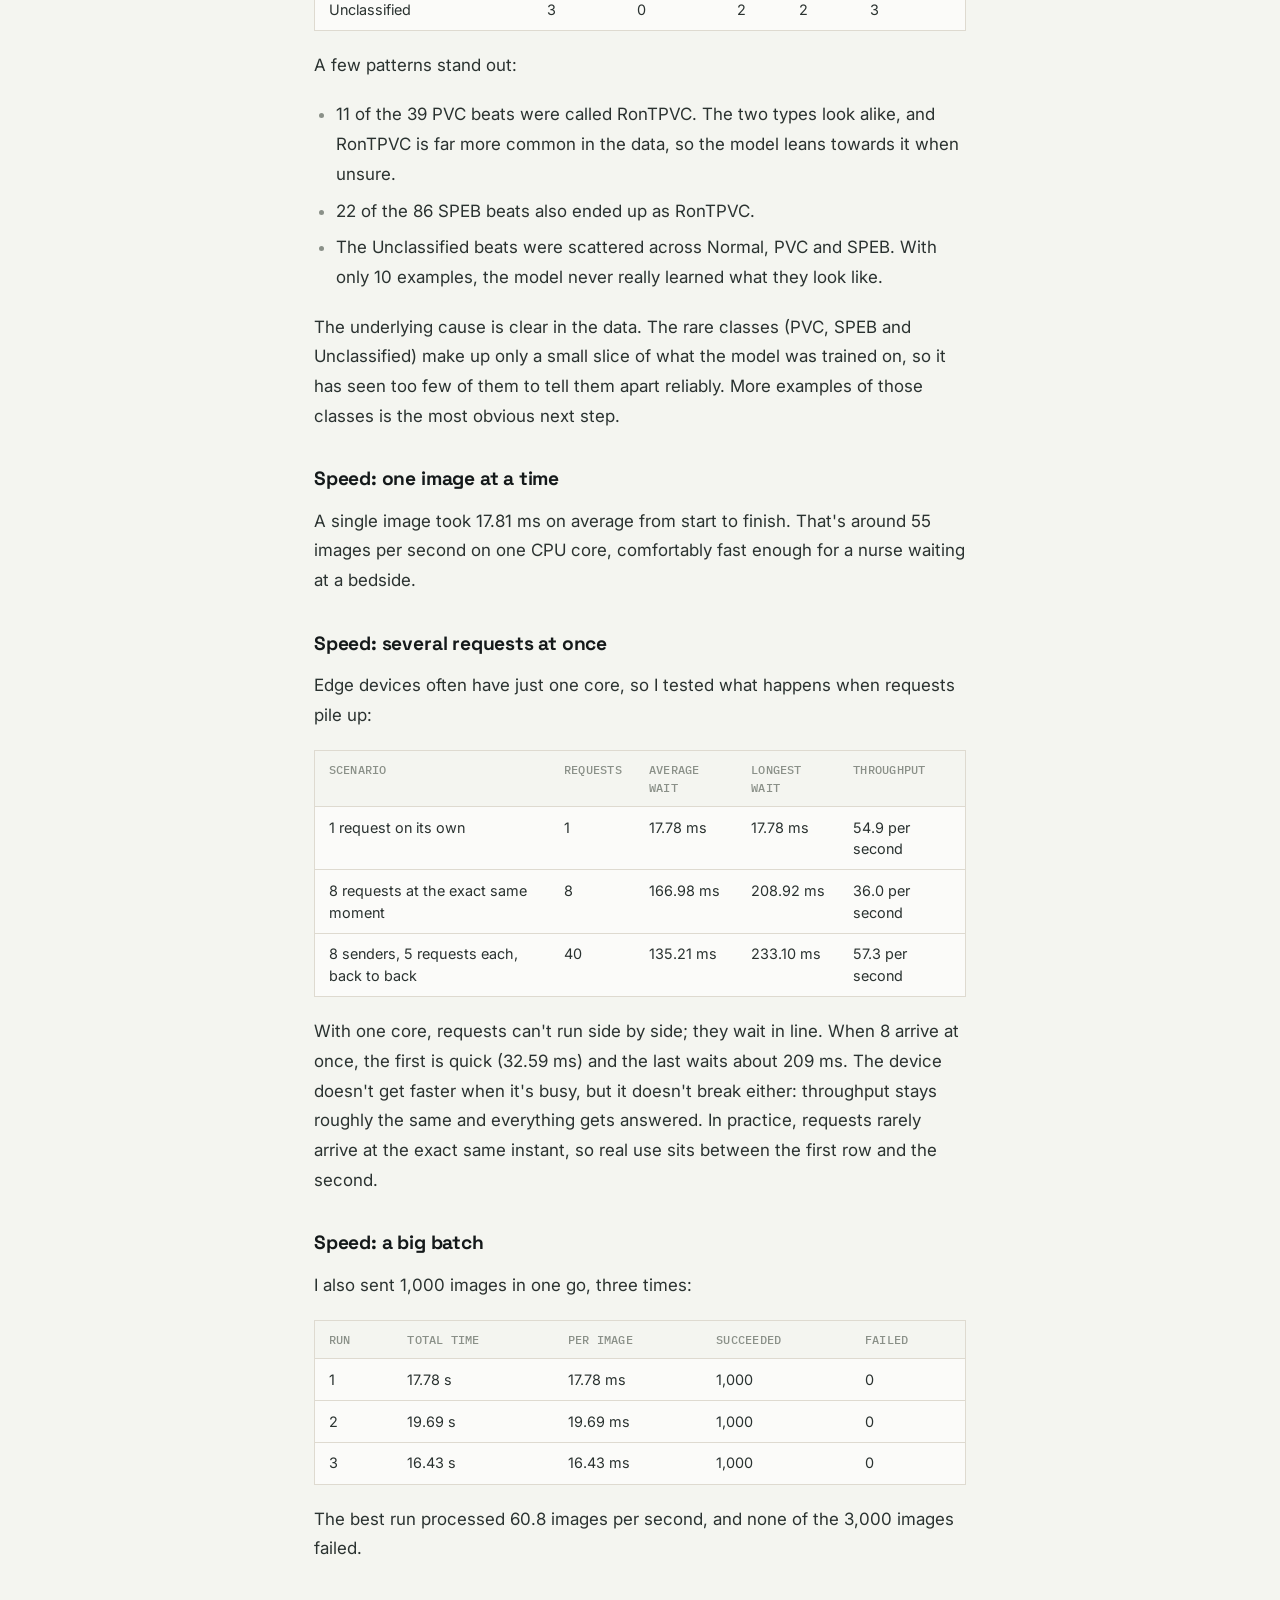
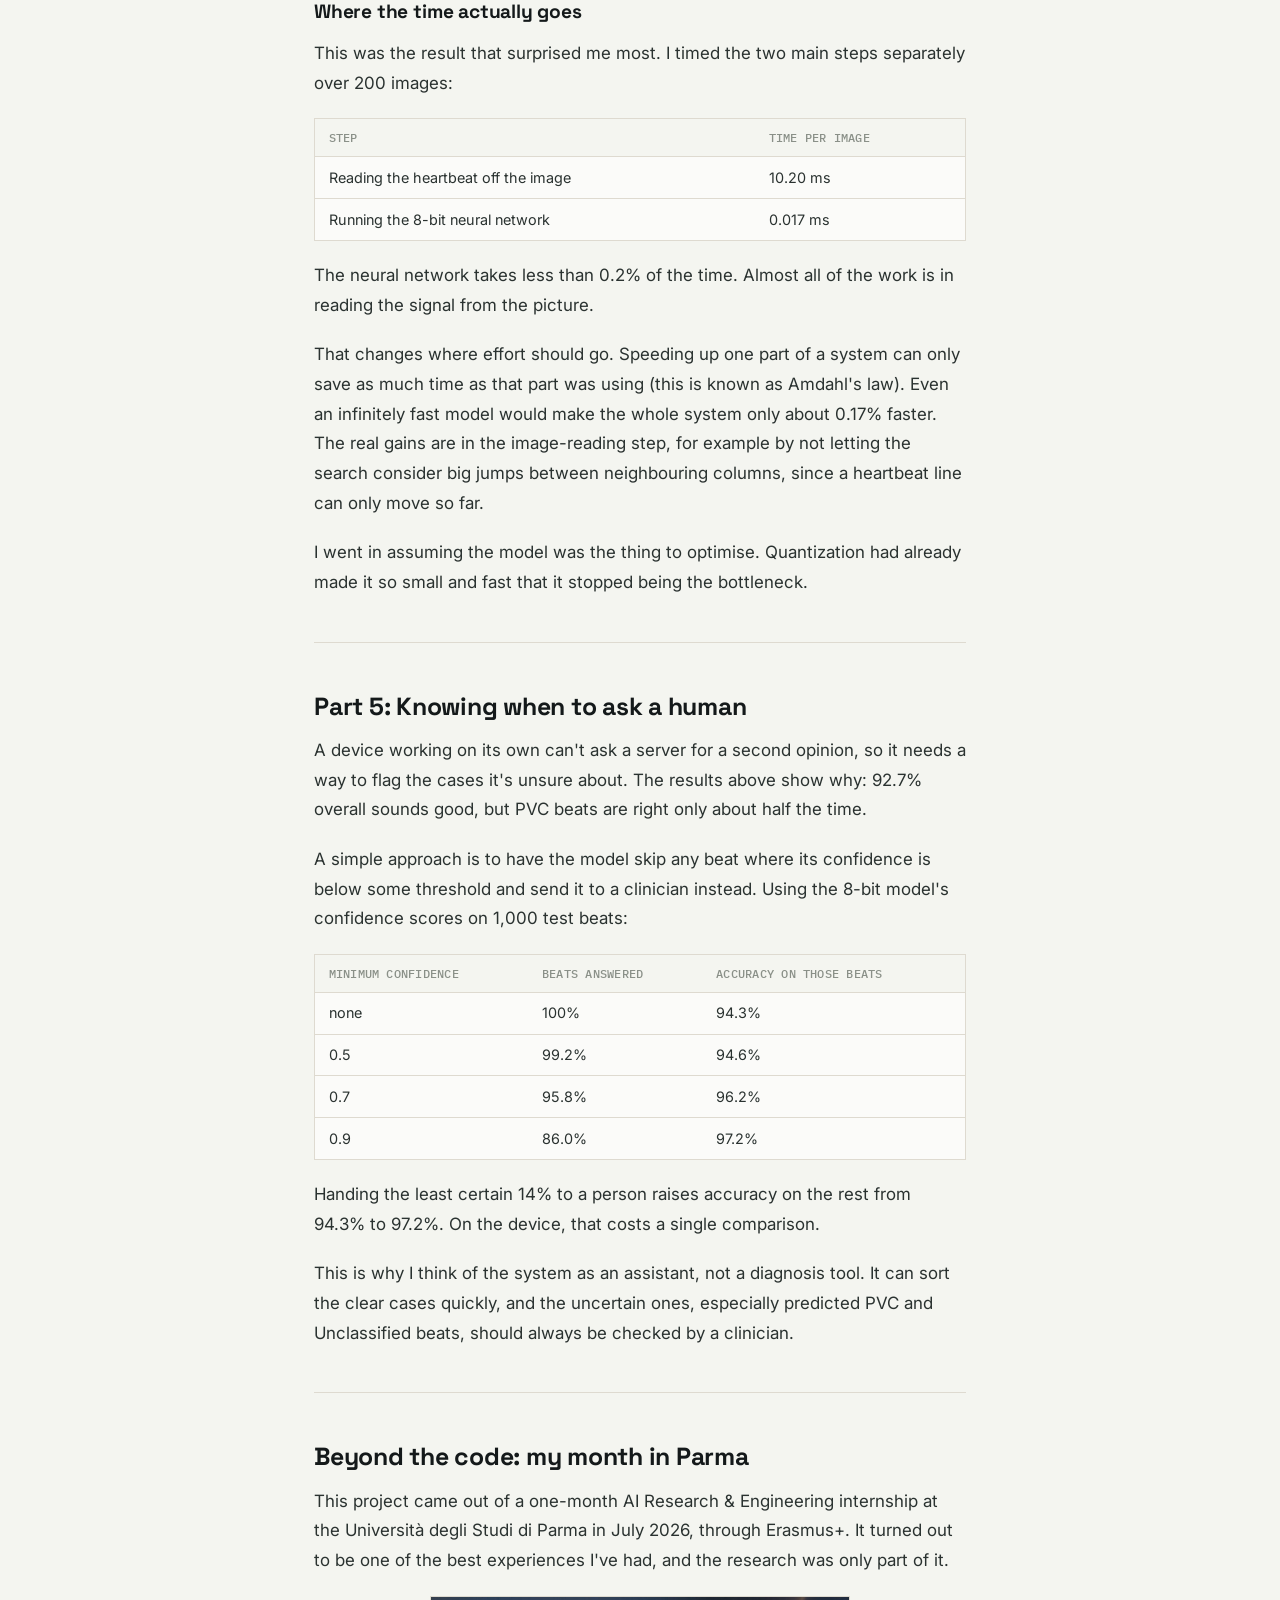
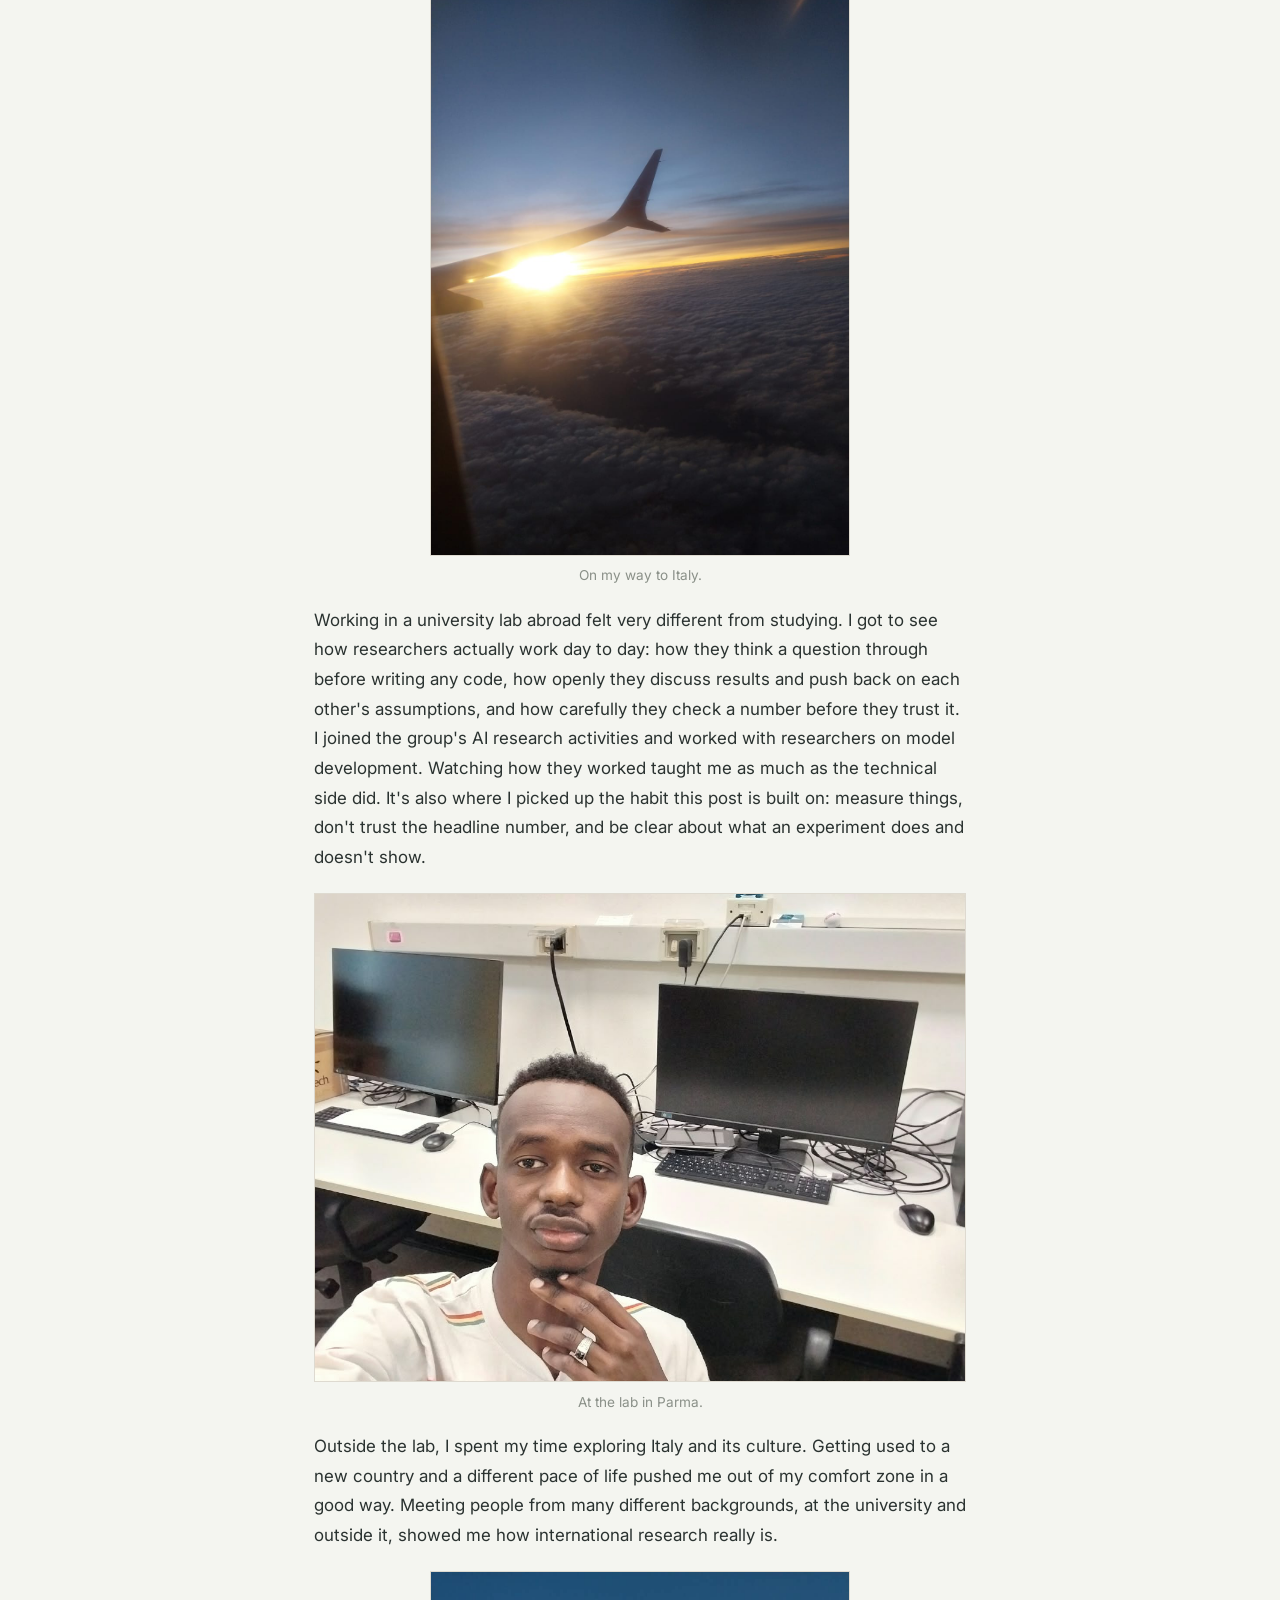
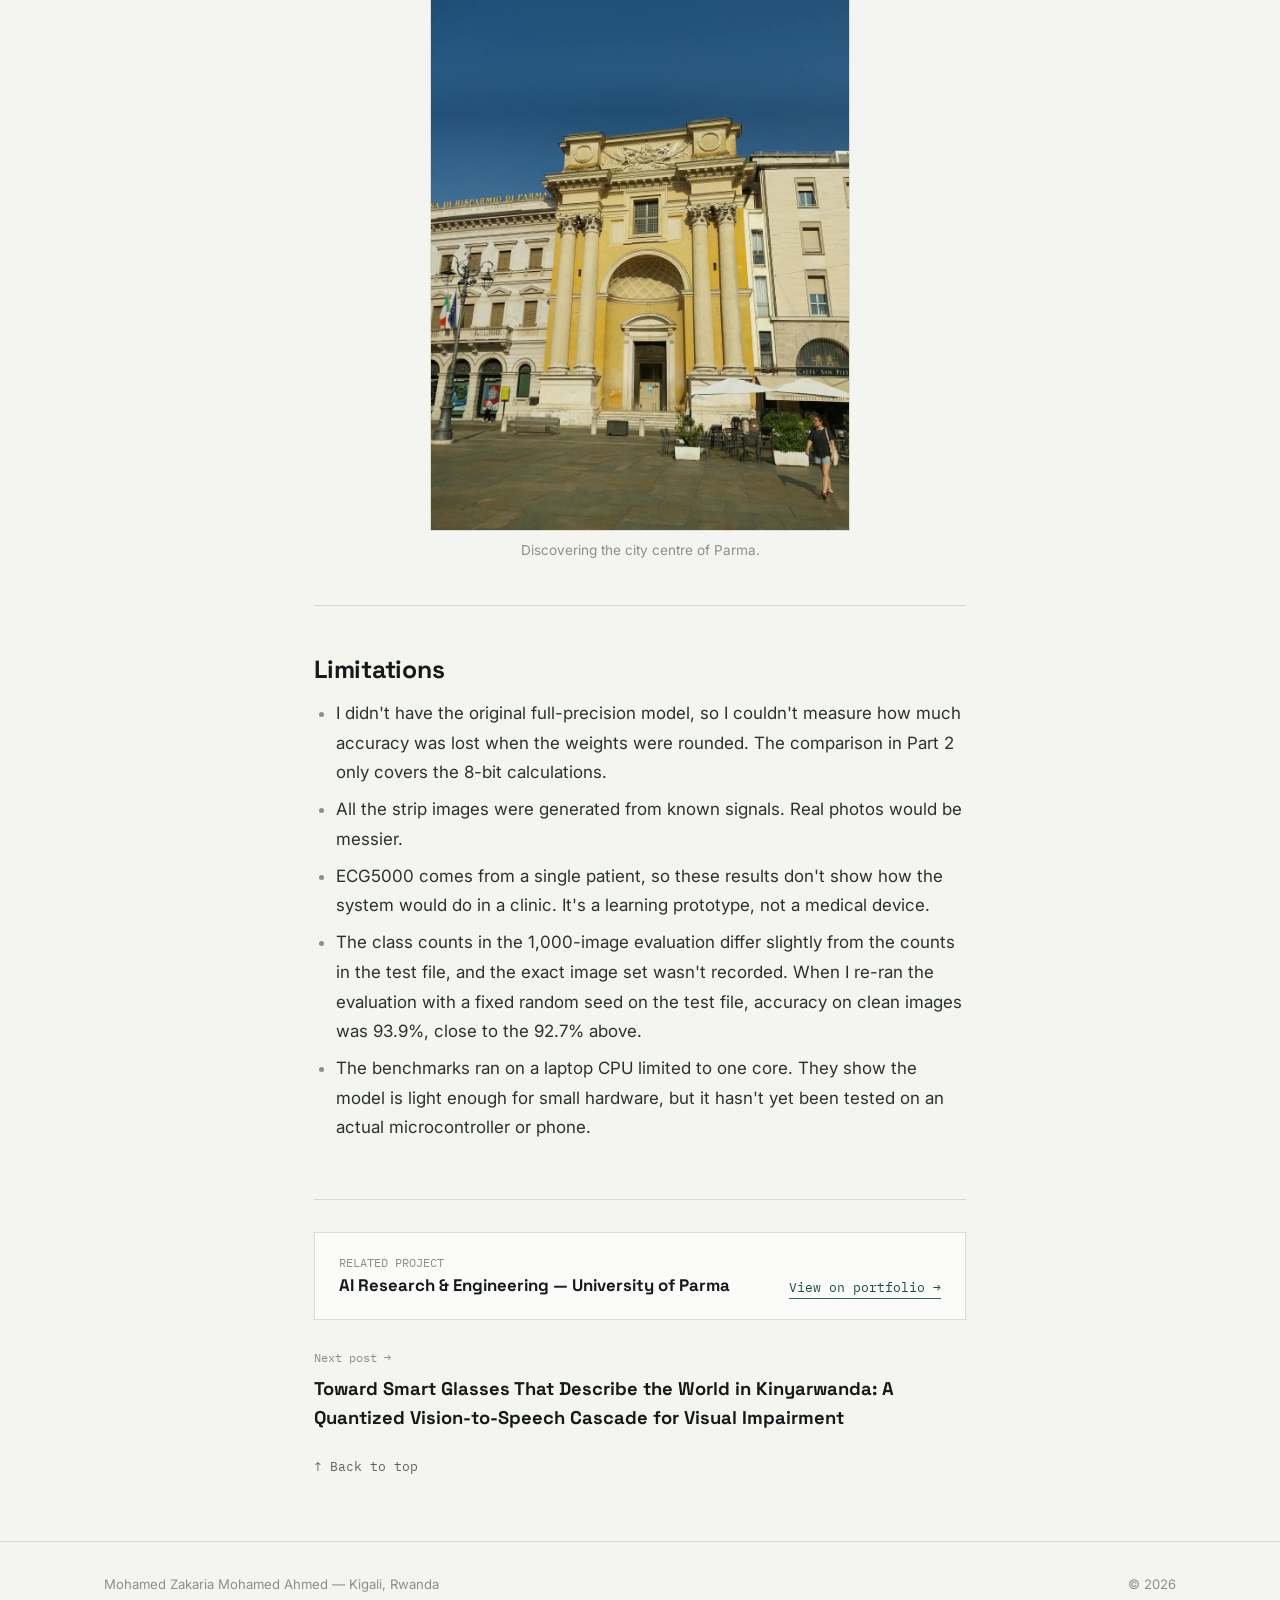
<file: blogs/shrinking-heartbeat-classifier-tiny-devices/index.html>
<!DOCTYPE html>
<html lang="en">
<head>
<meta charset="UTF-8">
<meta name="viewport" content="width=device-width, initial-scale=1.0">
<title>How I Shrank a Heartbeat Classifier for Tiny Devices — Mohamed Zakaria</title>
<meta name="description" content="On-device ECG classification keeps patient data local and works without internet. This post quantizes a 5,125-parameter classifier to a 9 KB INT8 model, tests it on 1,000 synthetic printed-strip images (92.7% accuracy, 17.8 ms per image on one CPU core), shows the network is under 0.2% of total latency, and uses a confidence threshold to hand uncertain beats to a clinician.">
<link rel="preconnect" href="https://fonts.googleapis.com">
<link rel="preconnect" href="https://fonts.gstatic.com" crossorigin>
<link href="https://fonts.googleapis.com/css2?family=Space+Grotesk:wght@500;600;700&family=Inter:wght@400;500;600&family=IBM+Plex+Mono:wght@400;500&display=swap" rel="stylesheet">
<link rel="stylesheet" href="../blog.css">
</head>
<body>
<div id="top"></div>
<a class="skip-link" href="#main">Skip to content</a>
<header class="site-header" id="siteHeader">
  <div class="header-inner">
    <a href="../../index.html" class="mark" aria-label="Home">MZ</a>
    <nav class="site-nav" aria-label="Primary">
      <a href="../../index.html#work" class="nav-optional">Work</a>
      <a href="../index.html" aria-current="page">Writing</a>
      <a href="../../index.html#contact" class="nav-cta">Contact</a>
    </nav>
  </div>
  <div class="progress" id="progress" aria-hidden="true"></div>
</header>

<main id="main" class="article">
  <a class="back-link" href="../index.html">← All writing</a>
  <header class="article-head">
    <p class="post-meta"><span class="ctx">Italy research internship · University of Parma · Erasmus+ · 2026</span><span>11 min read</span></p>
    <h1>How I Shrank a Heartbeat Classifier for Tiny Devices</h1>
    <div class="article-tags"><span class="tech-tag">Quantization</span><span class="tech-tag">TensorFlow Lite</span><span class="tech-tag">ECG</span><span class="tech-tag">Edge AI</span></div>
  </header>

  <details class="toc">
    <summary>On this page · 7 sections</summary>
    <ol>
      <li><a href="#part-1-edge-computing-and-why-we-need-it">Part 1: Edge computing, and why we need it</a></li>
      <li><a href="#part-2-quantization-and-why-we-need-it">Part 2: Quantization, and why we need it</a></li>
      <li><a href="#part-3-making-my-own-test-images">Part 3: Making my own test images</a></li>
      <li><a href="#part-4-the-results">Part 4: The results</a></li>
      <li><a href="#part-5-knowing-when-to-ask-a-human">Part 5: Knowing when to ask a human</a></li>
      <li><a href="#beyond-the-code-my-month-in-parma">Beyond the code: my month in Parma</a></li>
      <li><a href="#limitations">Limitations</a></li>
    </ol>
  </details>

  <article class="prose">
<p>Cloud-based ECG analysis sends sensitive heart recordings off-site to a remote server, exposing patient data outside the clinic's control. It also makes every result depend on the network: each request has to travel to the server and back, and in a clinic without a reliable internet connection there may be no result at all. Running the model on the device itself avoids both problems, but edge hardware has very little memory and computing power, so the model has to be made small enough to fit without giving up too much accuracy.</p>
<p><strong>Next:</strong> Deploy the model on a microcontroller, the kind of small, low-power chip that could run inside a portable ECG device without needing a laptop, a phone or an internet connection.</p>
<p>The work comes from my AI Research &amp; Engineering internship at the Università degli Studi di Parma in July 2026, funded by Erasmus+. During that month I built and evaluated an ECG classification system around a quantized TensorFlow Lite model, working with researchers at the university.</p>
<p>The model is small. It takes one heartbeat (140 samples, from the ECG5000 dataset) and puts it into one of five classes: Normal, RonTPVC, PVC, SPEB or Unclassified. It has three layers and 5,125 parameters, and the whole file is 9,104 bytes. Before the model sees anything, a separate step reads the heartbeat signal off an image of a printed ECG strip.</p>
<p>The code is on GitHub: <a href="https://github.com/zakk-io/ECG-Classification-API">github.com/zakk-io/ECG-Classification-API</a></p>
<hr />
<h2 id="part-1-edge-computing-and-why-we-need-it">Part 1: Edge computing, and why we need it</h2>
<h3 id="what-it-is">What it is</h3>
<p>Most AI you use today runs in the cloud. Your phone or device collects the data, sends it to a big server somewhere, and waits for the answer to come back.</p>
<p>Edge computing flips that around. The model runs on the device that collected the data, or on something close to it, like a phone, a small computer in the clinic, or a chip inside a medical sensor. The data doesn't have to travel anywhere.</p>
<h3 id="why-it-matters-especially-for-health">Why it matters, especially for health</h3>
<p>Picture a nurse in a rural clinic with a paper ECG strip and a patient waiting. Sending everything to a server creates four problems:</p>
<ul>
<li>It's slow. Every request has to cross the network and back. On a device, the answer can come back in milliseconds.</li>
<li>It needs internet. Many clinics don't have a reliable connection. A model on the device keeps working offline.</li>
<li>It moves private data around. Heart recordings are sensitive. If the model runs locally, the data never leaves the room.</li>
<li>It sends a lot of data. In my tests a strip image was about 5.6 KB, the extracted heartbeat was 140 bytes, and the final answer was a single byte. Doing the work on the device means you only ever send the answer, if anything.</li>
</ul>
<hr />
<h2 id="part-2-quantization-and-why-we-need-it">Part 2: Quantization, and why we need it</h2>
<h3 id="what-it-is_1">What it is</h3>
<p>Neural networks normally store every number as a 32-bit decimal. That's very precise: a 32-bit number can take about 4 billion different values. But a network doesn't need that much precision to make a good decision.</p>
<p>Quantization stores each number in 8 bits instead. An 8-bit number can only take 256 values, so every weight gets rounded to the closest of those 256. It's a bit like describing a photo with 256 colours instead of millions. You lose fine detail, but the picture is still clearly the same.</p>
<hr />
<h2 id="part-3-making-my-own-test-images">Part 3: Making my own test images</h2>
<h3 id="why-i-had-to">Why I had to</h3>
<p>The ECG5000 dataset contains heartbeats as lists of numbers, not as pictures. But my system is meant to work from images of printed ECG strips. I couldn't find a set of strip images where I also knew the exact signal and the correct class behind each one, and without that I'd have no way of checking whether my system read the image correctly.</p>
<p>So I made my own. I wrote a script that takes each heartbeat from the test set and draws it the way an ECG machine would print it. Because I drew every image myself, I know exactly what's in it. That let me answer three separate questions:</p>
<ul>
<li>How good is the model on its own, with the perfect digital signal?</li>
<li>How much is lost when the signal has to be read back off an image?</li>
<li>What happens when the image is messy, like a crooked phone photo or a poor scan?</li>
</ul>
<h3 id="how-the-images-are-made">How the images are made</h3>
<p>Each heartbeat is drawn on standard ECG paper: a pink grid with 1 mm squares, darker red lines every 5 mm, and a calibration bar in the margin, as on a real printout. To stop every image looking identical, the line thickness and ink colour vary slightly from one image to the next.</p>
<p>For the messy version, each image gets a "scanned" copy that is:</p>
<ul>
<li>tilted by up to 3 degrees</li>
<li>sprinkled with random pixel noise</li>
<li>made slightly darker and lower in contrast</li>
<li>slightly blurred, in about a third of the images</li>
</ul>
<p>The script also saves a list linking every image to its original heartbeat and its correct class, so every prediction can be checked automatically.</p>
<pre><code class="language-bash"># 50 clean images, roughly 10 per class
python generate_ecg_test_images.py --n 50

# 100 images plus a messy &quot;scanned&quot; copy of each
python generate_ecg_test_images.py --n 100 --distort

# Full check: read each image back, classify it, and compare with the truth
python generate_ecg_test_images.py --n 50 --distort --validate
</code></pre>
<hr />
<h2 id="part-4-the-results">Part 4: The results</h2>
<p>With the concepts in place, here's how the full system performed. It takes a strip image, reads the heartbeat off it, and classifies it with the 8-bit model.</p>
<h3 id="test-setup">Test setup</h3>
<p>Everything ran on an ordinary laptop: an HP 15s with a 12th-gen Intel Core i7-1255U and 16 GB of memory. The model ran on a single CPU core, with no GPU or accelerator. That's deliberate. It's much closer to what an edge device can offer than a server with a graphics card.</p>
<h3 id="accuracy-on-1000-strip-images">Accuracy on 1,000 strip images</h3>
<p>The system got 927 of 1,000 images right, which is 92.7% overall. That number hides big differences between classes:</p>
<div class="table-scroll"><table>
<thead>
<tr>
<th>Class</th>
<th>Images</th>
<th>Correct</th>
<th>Accuracy</th>
</tr>
</thead>
<tbody>
<tr>
<td>Normal</td>
<td>298</td>
<td>296</td>
<td>99.3%</td>
</tr>
<tr>
<td>RonTPVC</td>
<td>567</td>
<td>547</td>
<td>96.5%</td>
</tr>
<tr>
<td>PVC</td>
<td>39</td>
<td>20</td>
<td>51.3%</td>
</tr>
<tr>
<td>SPEB</td>
<td>86</td>
<td>61</td>
<td>70.9%</td>
</tr>
<tr>
<td>Unclassified</td>
<td>10</td>
<td>3</td>
<td>30.0%</td>
</tr>
</tbody>
</table></div>
<p>Normal and RonTPVC beats are handled very well. PVC and Unclassified beats are not. The confusion matrix shows where the mistakes go (rows are the true class, columns what the model predicted):</p>
<div class="table-scroll"><table>
<thead>
<tr>
<th>True ↓ / Predicted →</th>
<th>Normal</th>
<th>RonTPVC</th>
<th>PVC</th>
<th>SPEB</th>
<th>Unclass.</th>
</tr>
</thead>
<tbody>
<tr>
<td>Normal</td>
<td>296</td>
<td>0</td>
<td>0</td>
<td>1</td>
<td>1</td>
</tr>
<tr>
<td>RonTPVC</td>
<td>1</td>
<td>547</td>
<td>4</td>
<td>15</td>
<td>0</td>
</tr>
<tr>
<td>PVC</td>
<td>2</td>
<td>11</td>
<td>20</td>
<td>4</td>
<td>2</td>
</tr>
<tr>
<td>SPEB</td>
<td>3</td>
<td>22</td>
<td>0</td>
<td>61</td>
<td>0</td>
</tr>
<tr>
<td>Unclassified</td>
<td>3</td>
<td>0</td>
<td>2</td>
<td>2</td>
<td>3</td>
</tr>
</tbody>
</table></div>
<p>A few patterns stand out:</p>
<ul>
<li>11 of the 39 PVC beats were called RonTPVC. The two types look alike, and RonTPVC is far more common in the data, so the model leans towards it when unsure.</li>
<li>22 of the 86 SPEB beats also ended up as RonTPVC.</li>
<li>The Unclassified beats were scattered across Normal, PVC and SPEB. With only 10 examples, the model never really learned what they look like.</li>
</ul>
<p>The underlying cause is clear in the data. The rare classes (PVC, SPEB and Unclassified) make up only a small slice of what the model was trained on, so it has seen too few of them to tell them apart reliably. More examples of those classes is the most obvious next step.</p>
<h3 id="speed-one-image-at-a-time">Speed: one image at a time</h3>
<p>A single image took 17.81 ms on average from start to finish. That's around 55 images per second on one CPU core, comfortably fast enough for a nurse waiting at a bedside.</p>
<h3 id="speed-several-requests-at-once">Speed: several requests at once</h3>
<p>Edge devices often have just one core, so I tested what happens when requests pile up:</p>
<div class="table-scroll"><table>
<thead>
<tr>
<th>Scenario</th>
<th>Requests</th>
<th>Average wait</th>
<th>Longest wait</th>
<th>Throughput</th>
</tr>
</thead>
<tbody>
<tr>
<td>1 request on its own</td>
<td>1</td>
<td>17.78 ms</td>
<td>17.78 ms</td>
<td>54.9 per second</td>
</tr>
<tr>
<td>8 requests at the exact same moment</td>
<td>8</td>
<td>166.98 ms</td>
<td>208.92 ms</td>
<td>36.0 per second</td>
</tr>
<tr>
<td>8 senders, 5 requests each, back to back</td>
<td>40</td>
<td>135.21 ms</td>
<td>233.10 ms</td>
<td>57.3 per second</td>
</tr>
</tbody>
</table></div>
<p>With one core, requests can't run side by side; they wait in line. When 8 arrive at once, the first is quick (32.59 ms) and the last waits about 209 ms. The device doesn't get faster when it's busy, but it doesn't break either: throughput stays roughly the same and everything gets answered. In practice, requests rarely arrive at the exact same instant, so real use sits between the first row and the second.</p>
<h3 id="speed-a-big-batch">Speed: a big batch</h3>
<p>I also sent 1,000 images in one go, three times:</p>
<div class="table-scroll"><table>
<thead>
<tr>
<th>Run</th>
<th>Total time</th>
<th>Per image</th>
<th>Succeeded</th>
<th>Failed</th>
</tr>
</thead>
<tbody>
<tr>
<td>1</td>
<td>17.78 s</td>
<td>17.78 ms</td>
<td>1,000</td>
<td>0</td>
</tr>
<tr>
<td>2</td>
<td>19.69 s</td>
<td>19.69 ms</td>
<td>1,000</td>
<td>0</td>
</tr>
<tr>
<td>3</td>
<td>16.43 s</td>
<td>16.43 ms</td>
<td>1,000</td>
<td>0</td>
</tr>
</tbody>
</table></div>
<p>The best run processed 60.8 images per second, and none of the 3,000 images failed.</p>
<h3 id="where-the-time-actually-goes">Where the time actually goes</h3>
<p>This was the result that surprised me most. I timed the two main steps separately over 200 images:</p>
<div class="table-scroll"><table>
<thead>
<tr>
<th>Step</th>
<th>Time per image</th>
</tr>
</thead>
<tbody>
<tr>
<td>Reading the heartbeat off the image</td>
<td>10.20 ms</td>
</tr>
<tr>
<td>Running the 8-bit neural network</td>
<td>0.017 ms</td>
</tr>
</tbody>
</table></div>
<p>The neural network takes less than 0.2% of the time. Almost all of the work is in reading the signal from the picture.</p>
<p>That changes where effort should go. Speeding up one part of a system can only save as much time as that part was using (this is known as Amdahl's law). Even an infinitely fast model would make the whole system only about 0.17% faster. The real gains are in the image-reading step, for example by not letting the search consider big jumps between neighbouring columns, since a heartbeat line can only move so far.</p>
<p>I went in assuming the model was the thing to optimise. Quantization had already made it so small and fast that it stopped being the bottleneck.</p>
<hr />
<h2 id="part-5-knowing-when-to-ask-a-human">Part 5: Knowing when to ask a human</h2>
<p>A device working on its own can't ask a server for a second opinion, so it needs a way to flag the cases it's unsure about. The results above show why: 92.7% overall sounds good, but PVC beats are right only about half the time.</p>
<p>A simple approach is to have the model skip any beat where its confidence is below some threshold and send it to a clinician instead. Using the 8-bit model's confidence scores on 1,000 test beats:</p>
<div class="table-scroll"><table>
<thead>
<tr>
<th>Minimum confidence</th>
<th>Beats answered</th>
<th>Accuracy on those beats</th>
</tr>
</thead>
<tbody>
<tr>
<td>none</td>
<td>100%</td>
<td>94.3%</td>
</tr>
<tr>
<td>0.5</td>
<td>99.2%</td>
<td>94.6%</td>
</tr>
<tr>
<td>0.7</td>
<td>95.8%</td>
<td>96.2%</td>
</tr>
<tr>
<td>0.9</td>
<td>86.0%</td>
<td>97.2%</td>
</tr>
</tbody>
</table></div>
<p>Handing the least certain 14% to a person raises accuracy on the rest from 94.3% to 97.2%. On the device, that costs a single comparison.</p>
<p>This is why I think of the system as an assistant, not a diagnosis tool. It can sort the clear cases quickly, and the uncertain ones, especially predicted PVC and Unclassified beats, should always be checked by a clinician.</p>
<hr />
<h2 id="beyond-the-code-my-month-in-parma">Beyond the code: my month in Parma</h2>
<p>This project came out of a one-month AI Research &amp; Engineering internship at the Università degli Studi di Parma in July 2026, through Erasmus+. It turned out to be one of the best experiences I've had, and the research was only part of it.</p>
<figure class="portrait"><img src="travling%20to%20italy.jpeg" alt="On the way to Italy" loading="lazy"><figcaption>On my way to Italy.</figcaption></figure>
<p>Working in a university lab abroad felt very different from studying. I got to see how researchers actually work day to day: how they think a question through before writing any code, how openly they discuss results and push back on each other's assumptions, and how carefully they check a number before they trust it. I joined the group's AI research activities and worked with researchers on model development. Watching how they worked taught me as much as the technical side did. It's also where I picked up the habit this post is built on: measure things, don't trust the headline number, and be clear about what an experiment does and doesn't show.</p>
<figure><img src="me%20at%20the%20lab.jpeg" alt="Me at the lab in Parma" loading="lazy"><figcaption>At the lab in Parma.</figcaption></figure>
<p>Outside the lab, I spent my time exploring Italy and its culture. Getting used to a new country and a different pace of life pushed me out of my comfort zone in a good way. Meeting people from many different backgrounds, at the university and outside it, showed me how international research really is.</p>
<figure class="portrait"><img src="dicovering%20param%20city.jpeg" alt="Discovering Parma" loading="lazy"><figcaption>Discovering the city centre of Parma.</figcaption></figure>
<hr />
<h2 id="limitations">Limitations</h2>
<ul>
<li>I didn't have the original full-precision model, so I couldn't measure how much accuracy was lost when the weights were rounded. The comparison in Part 2 only covers the 8-bit calculations.</li>
<li>All the strip images were generated from known signals. Real photos would be messier.</li>
<li>ECG5000 comes from a single patient, so these results don't show how the system would do in a clinic. It's a learning prototype, not a medical device.</li>
<li>The class counts in the 1,000-image evaluation differ slightly from the counts in the test file, and the exact image set wasn't recorded. When I re-ran the evaluation with a fixed random seed on the test file, accuracy on clean images was 93.9%, close to the 92.7% above.</li>
<li>The benchmarks ran on a laptop CPU limited to one core. They show the model is light enough for small hardware, but it hasn't yet been tested on an actual microcontroller or phone.</li>
</ul>
  </article>

  <footer class="article-foot">
    <div class="related">
      <div><span>Related project</span><strong>AI Research &amp; Engineering — University of Parma</strong></div>
      <a class="read-link" href="../../index.html#exp-parma">View on portfolio →</a>
    </div>
    <a class="next-post" href="../smart-glasses-kinyarwanda-vision-to-speech/index.html">
      <span>Next post →</span>
      <strong>Toward Smart Glasses That Describe the World in Kinyarwanda: A Quantized Vision-to-Speech Cascade for Visual Impairment</strong>
    </a>
    <a class="to-top" href="#top">↑ Back to top</a>
  </footer>
</main>

<footer class="site-footer">
  <div class="wrap footer-inner">
    <span>Mohamed Zakaria Mohamed Ahmed — Kigali, Rwanda</span>
    <span id="year"></span>
  </div>
</footer>
<script>
  var header = document.getElementById('siteHeader');
  var bar = document.getElementById('progress');
  function onScroll(){
    header.classList.toggle('scrolled', window.scrollY > 8);
    if(bar){
      var h = document.documentElement.scrollHeight - window.innerHeight;
      bar.style.width = (h > 0 ? Math.min(100, window.scrollY / h * 100) : 0) + '%';
    }
  }
  window.addEventListener('scroll', onScroll, { passive:true });
  onScroll();
  document.getElementById('year').textContent = '\u00a9 ' + new Date().getFullYear();
</script>
</body>
</html>
</file>
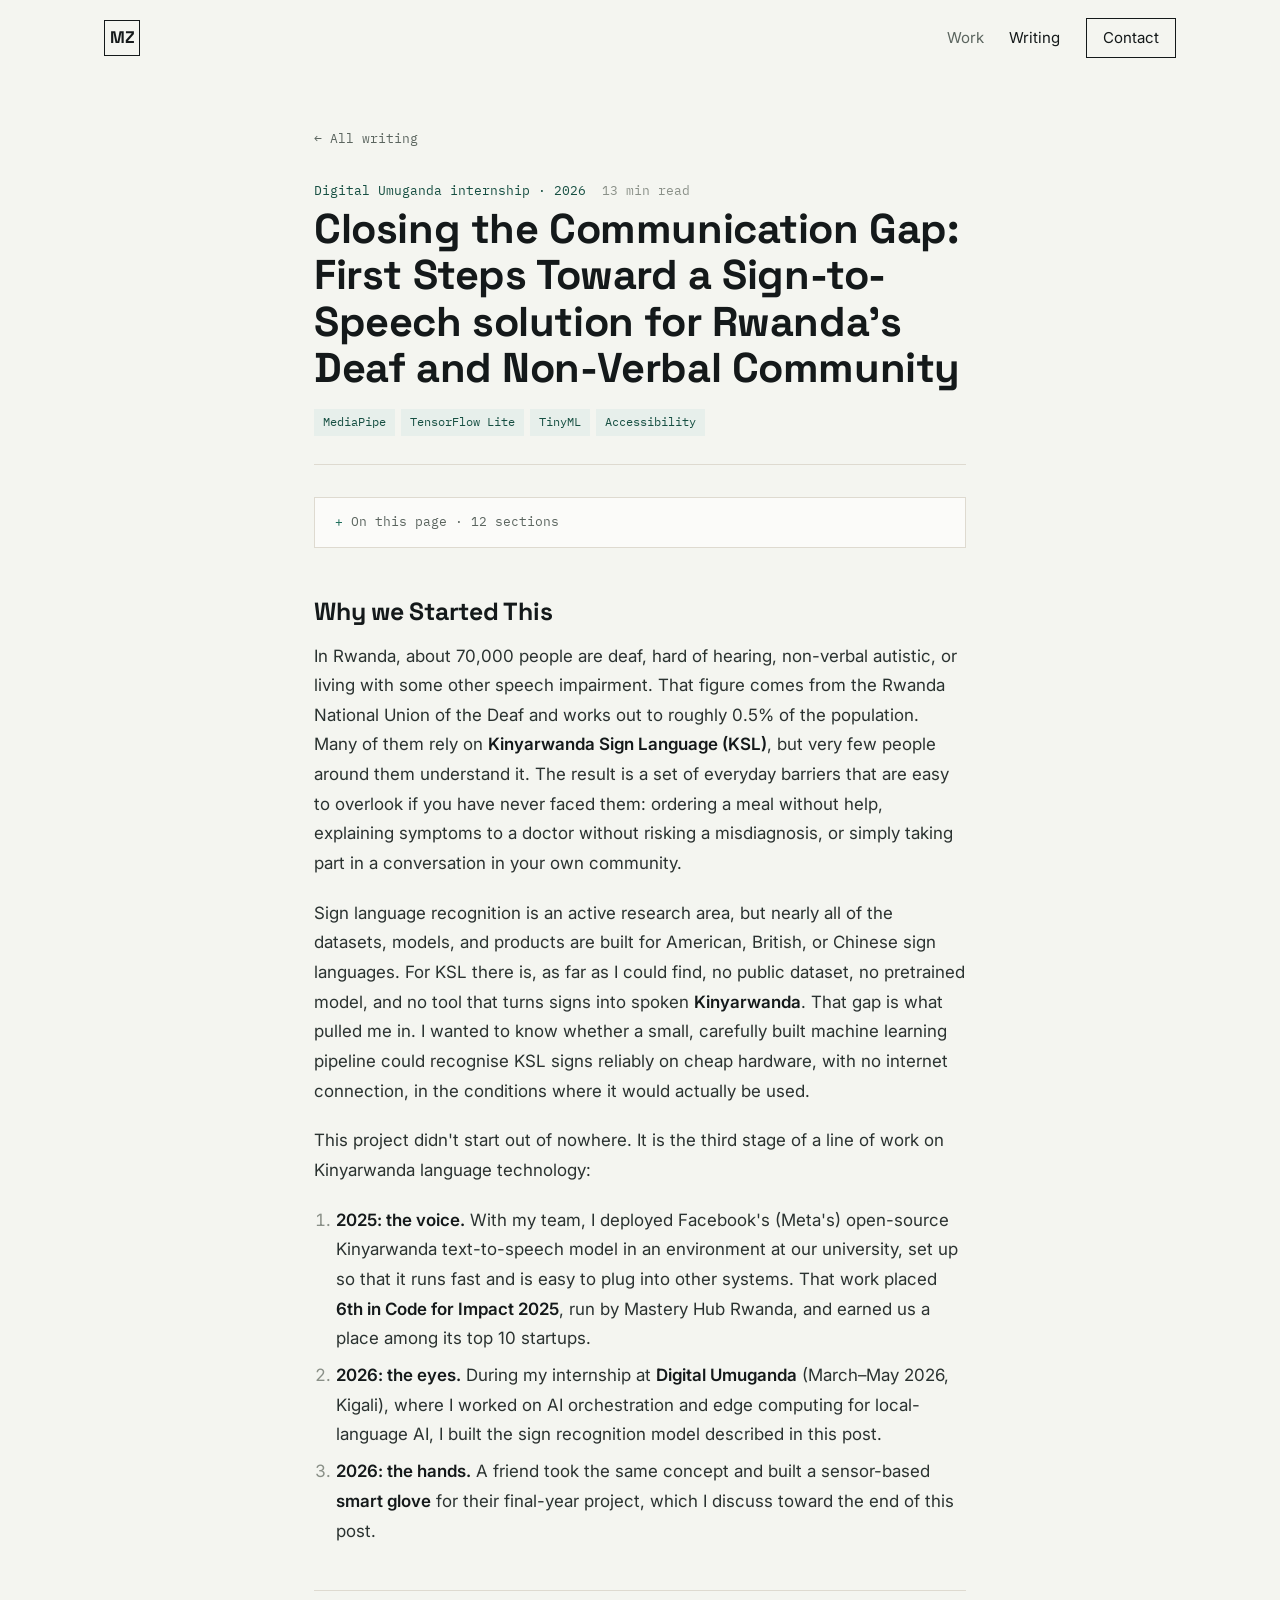
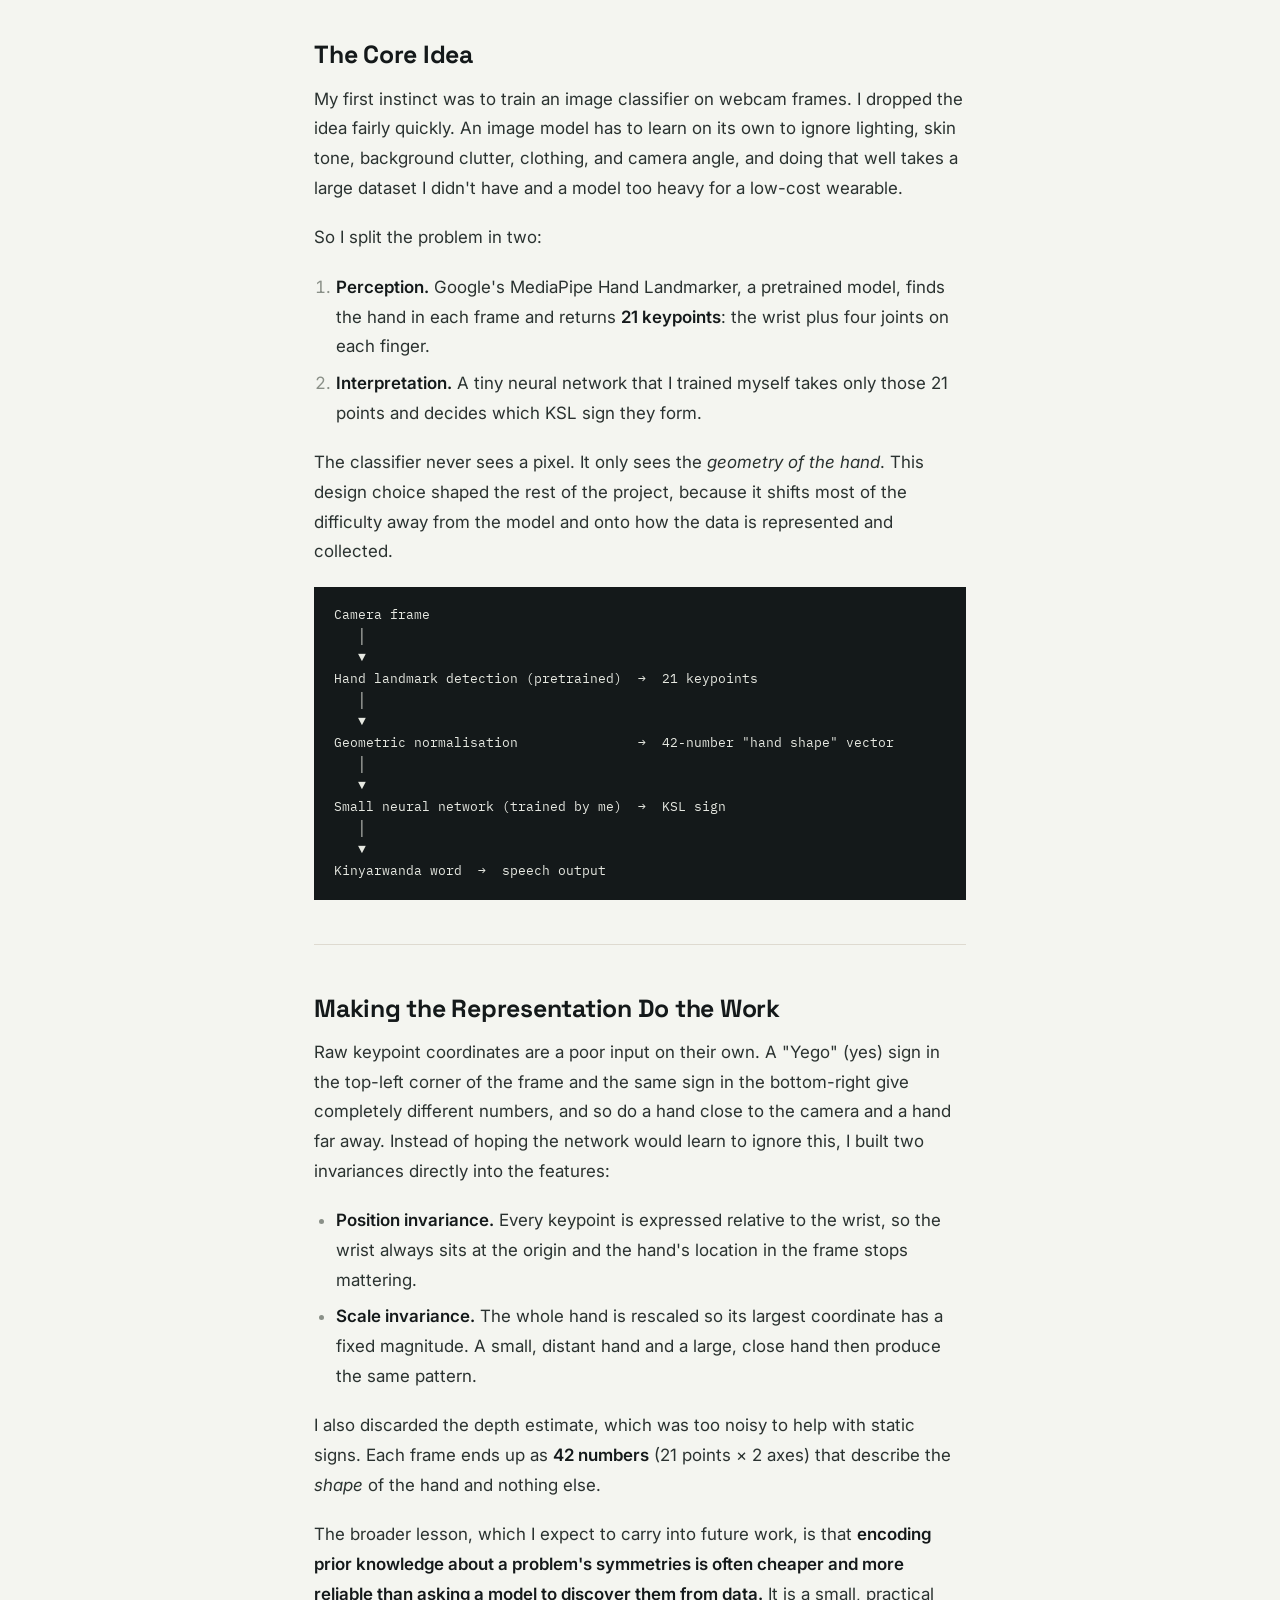
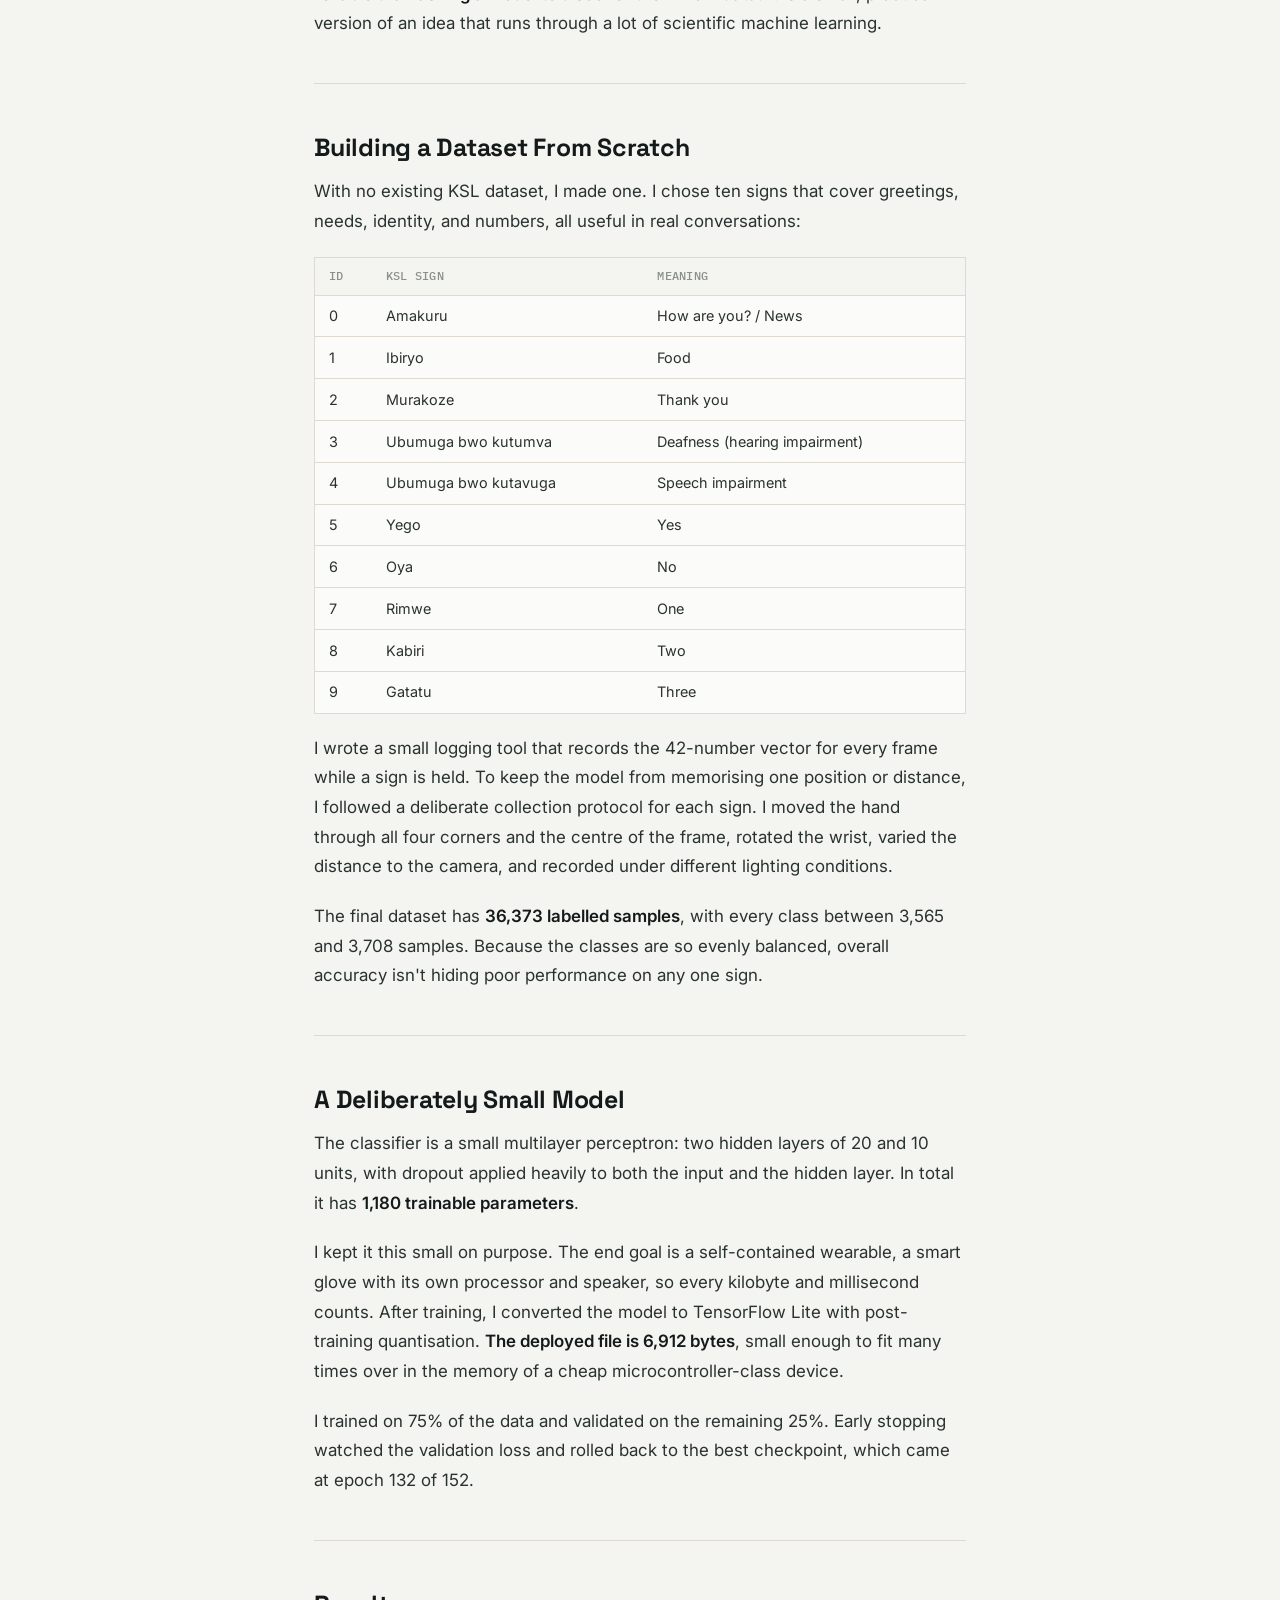
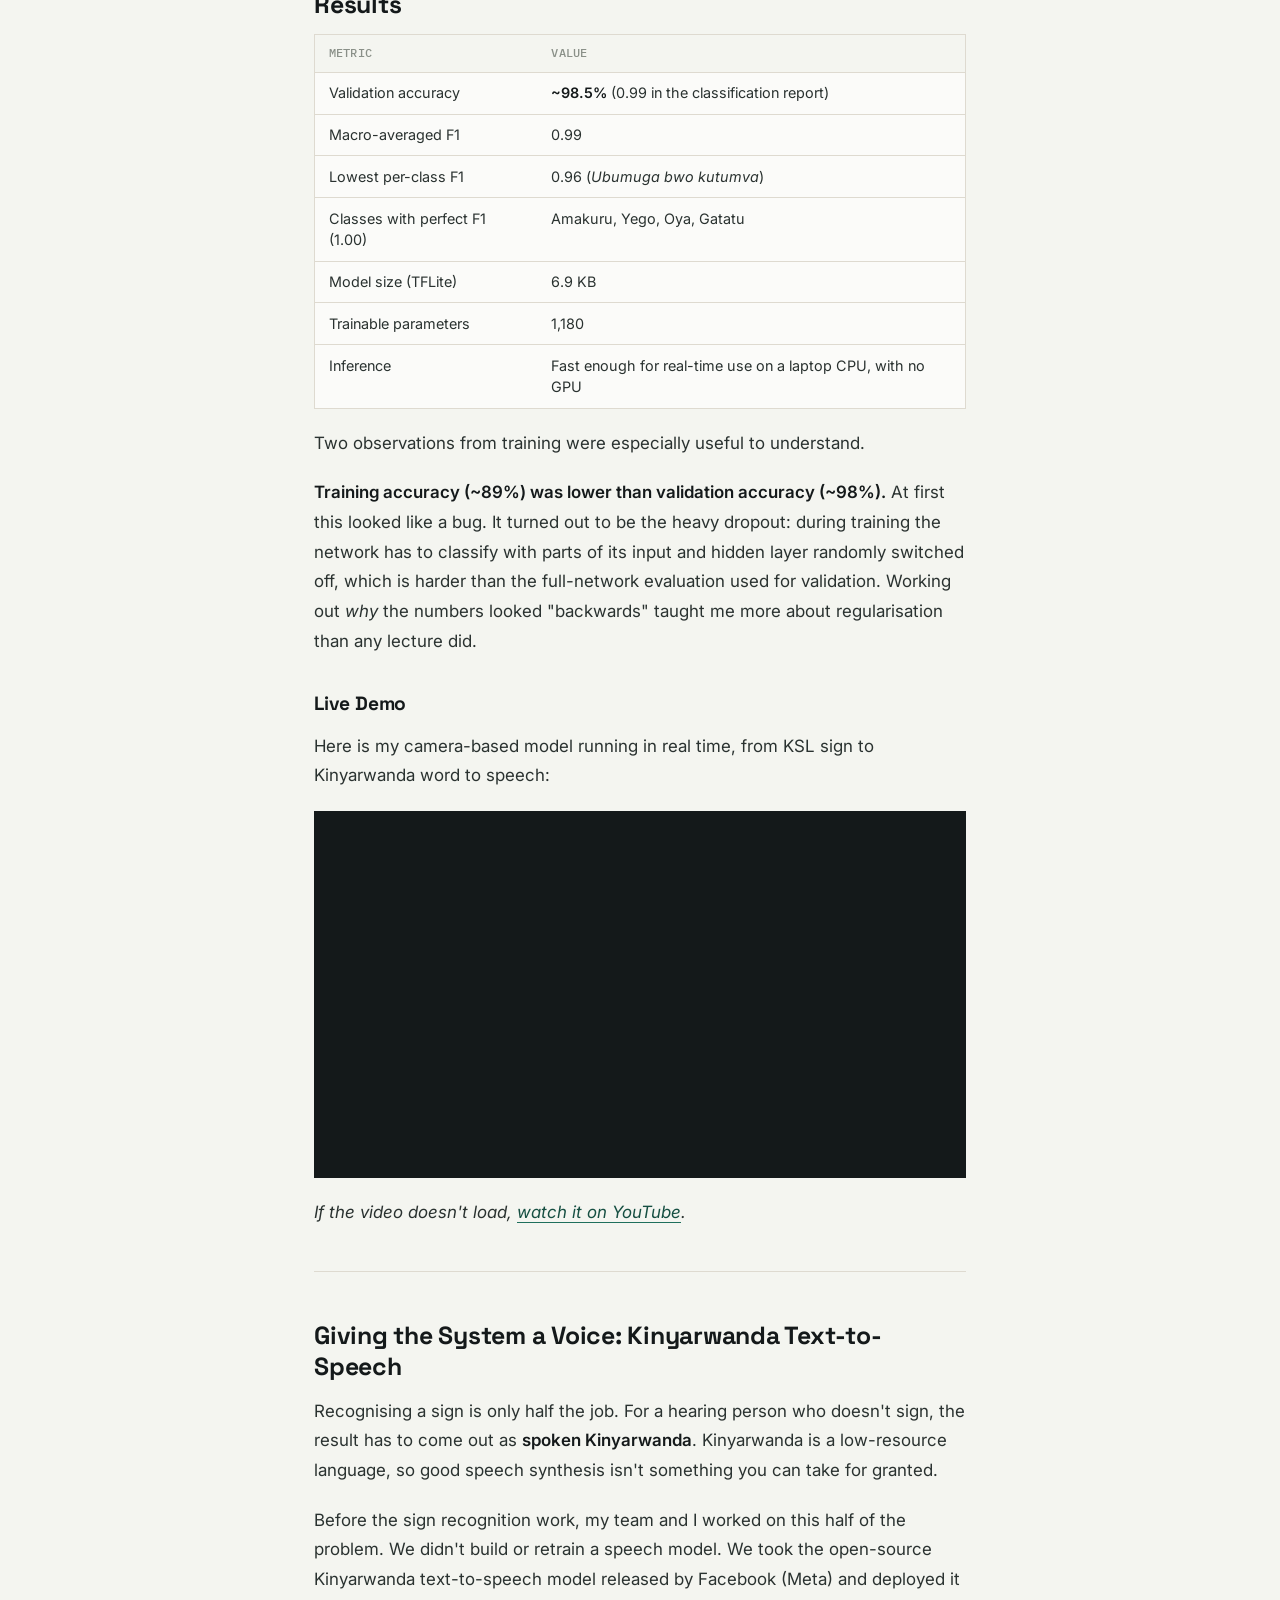
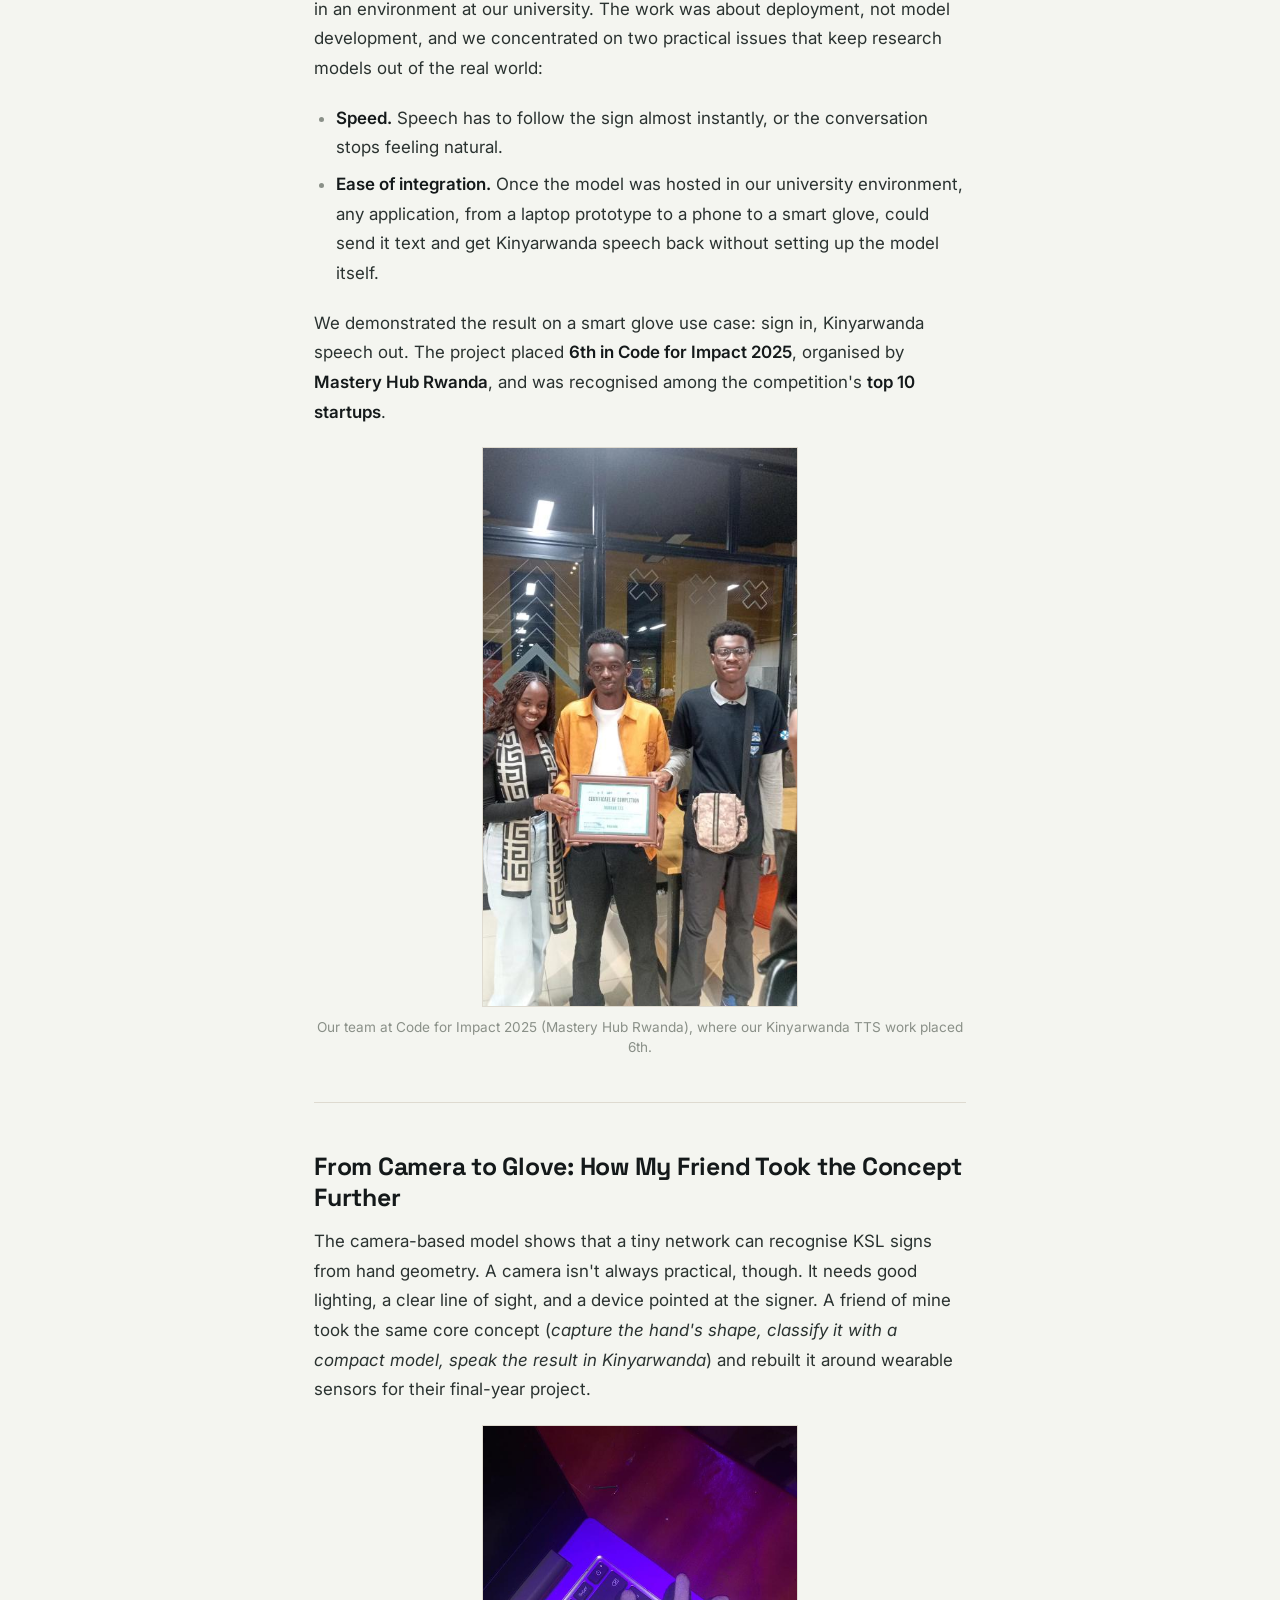
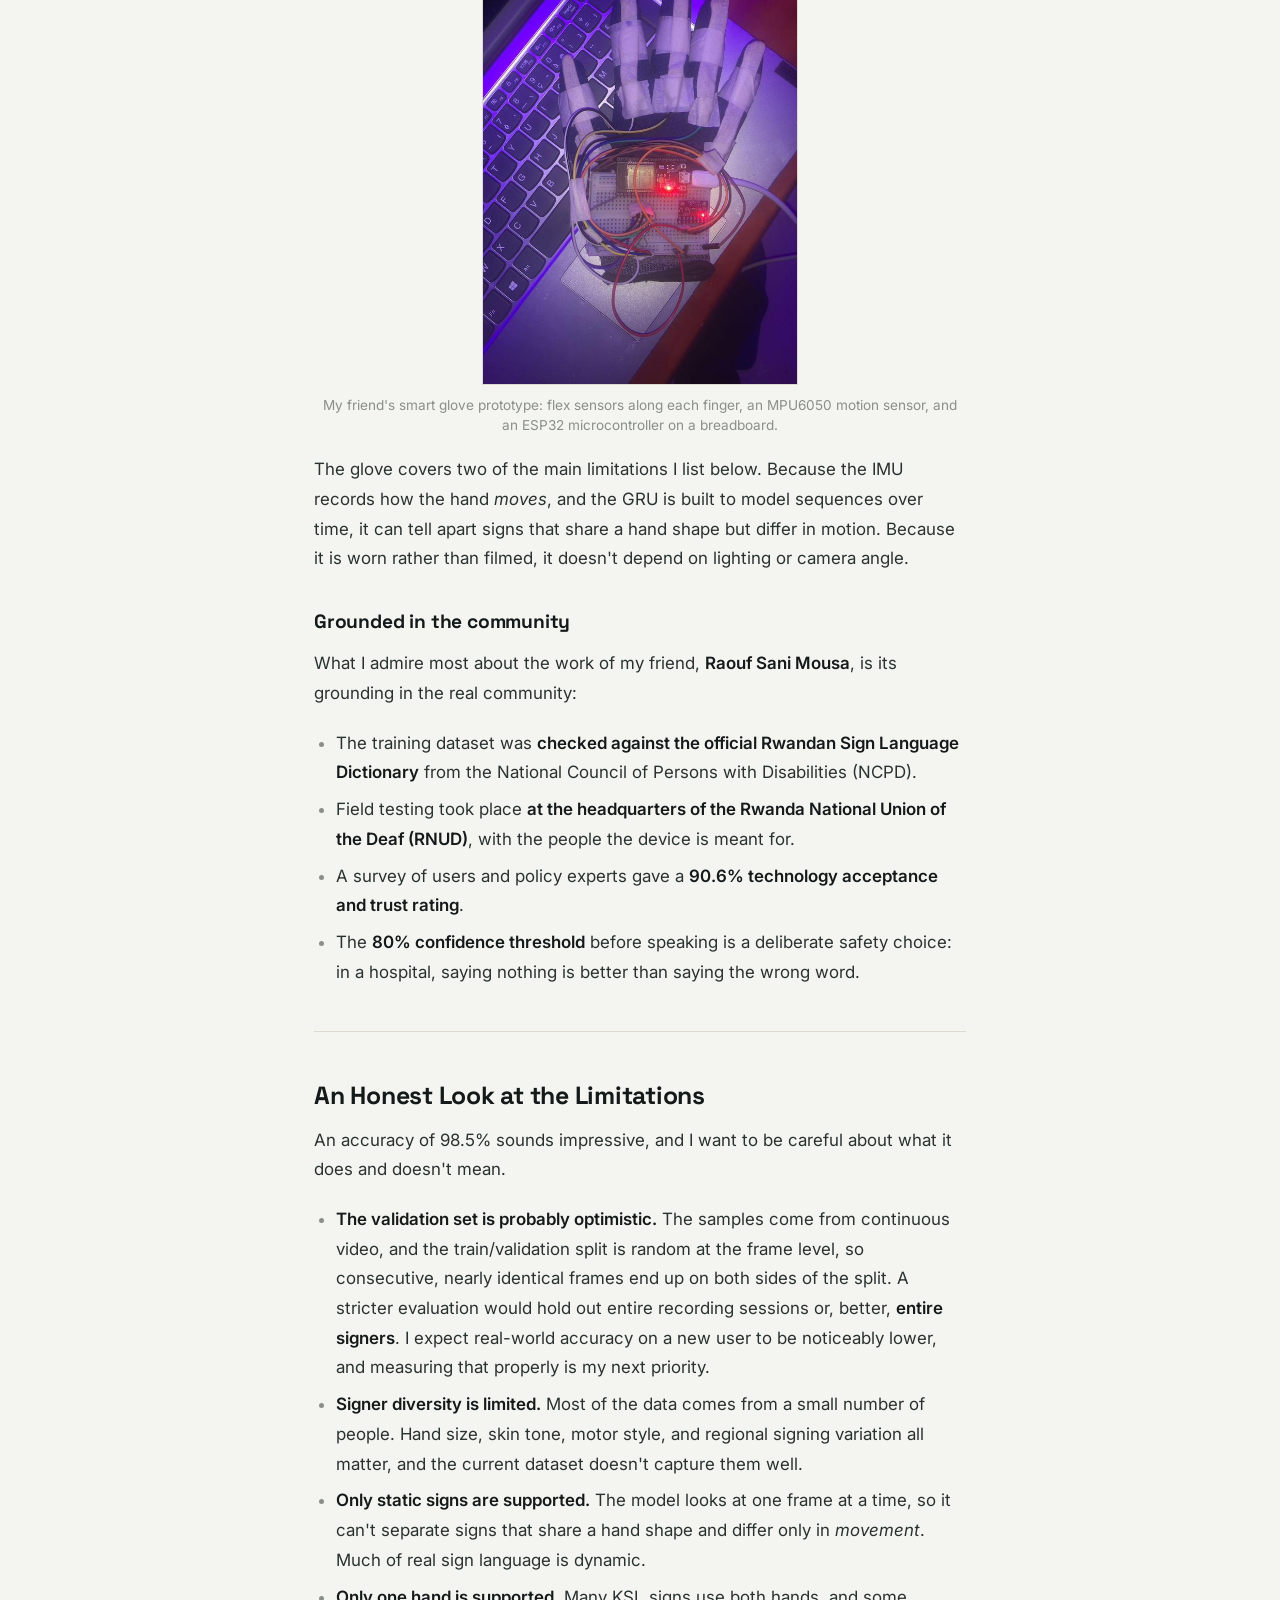
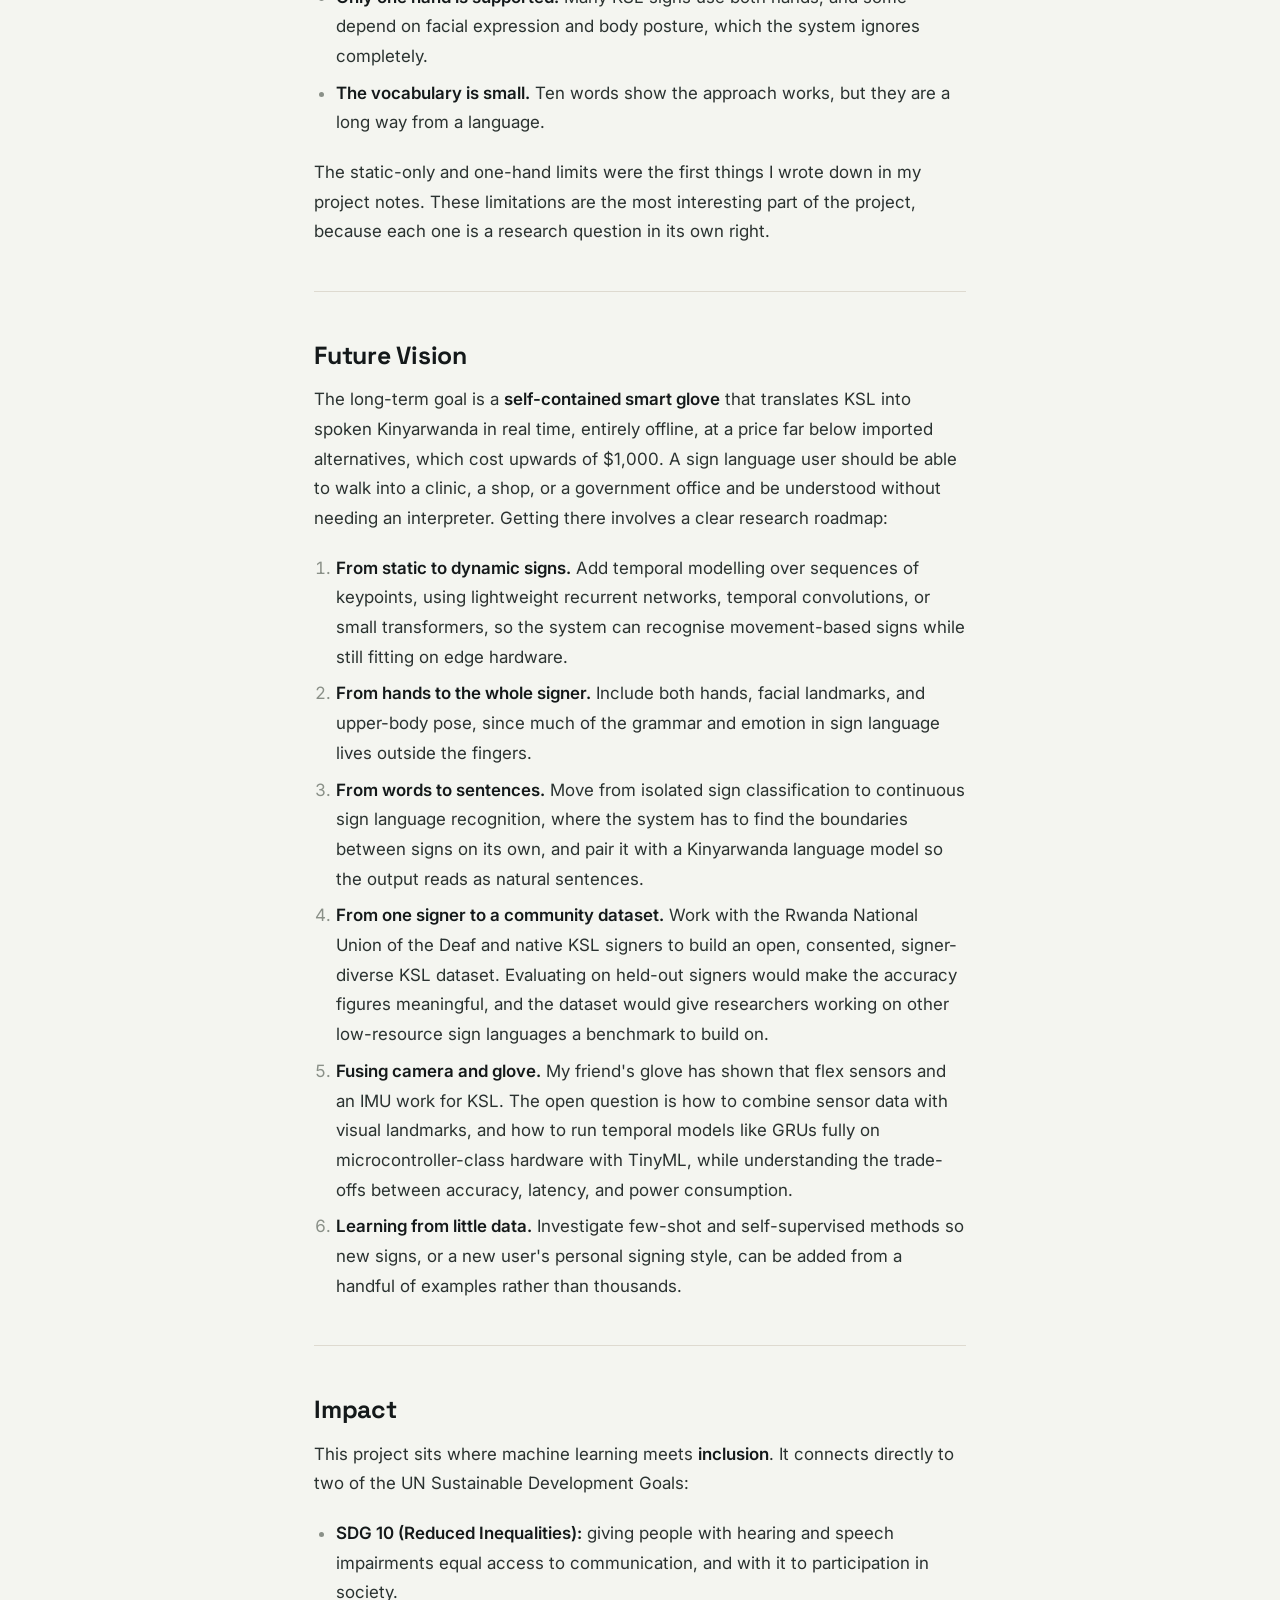
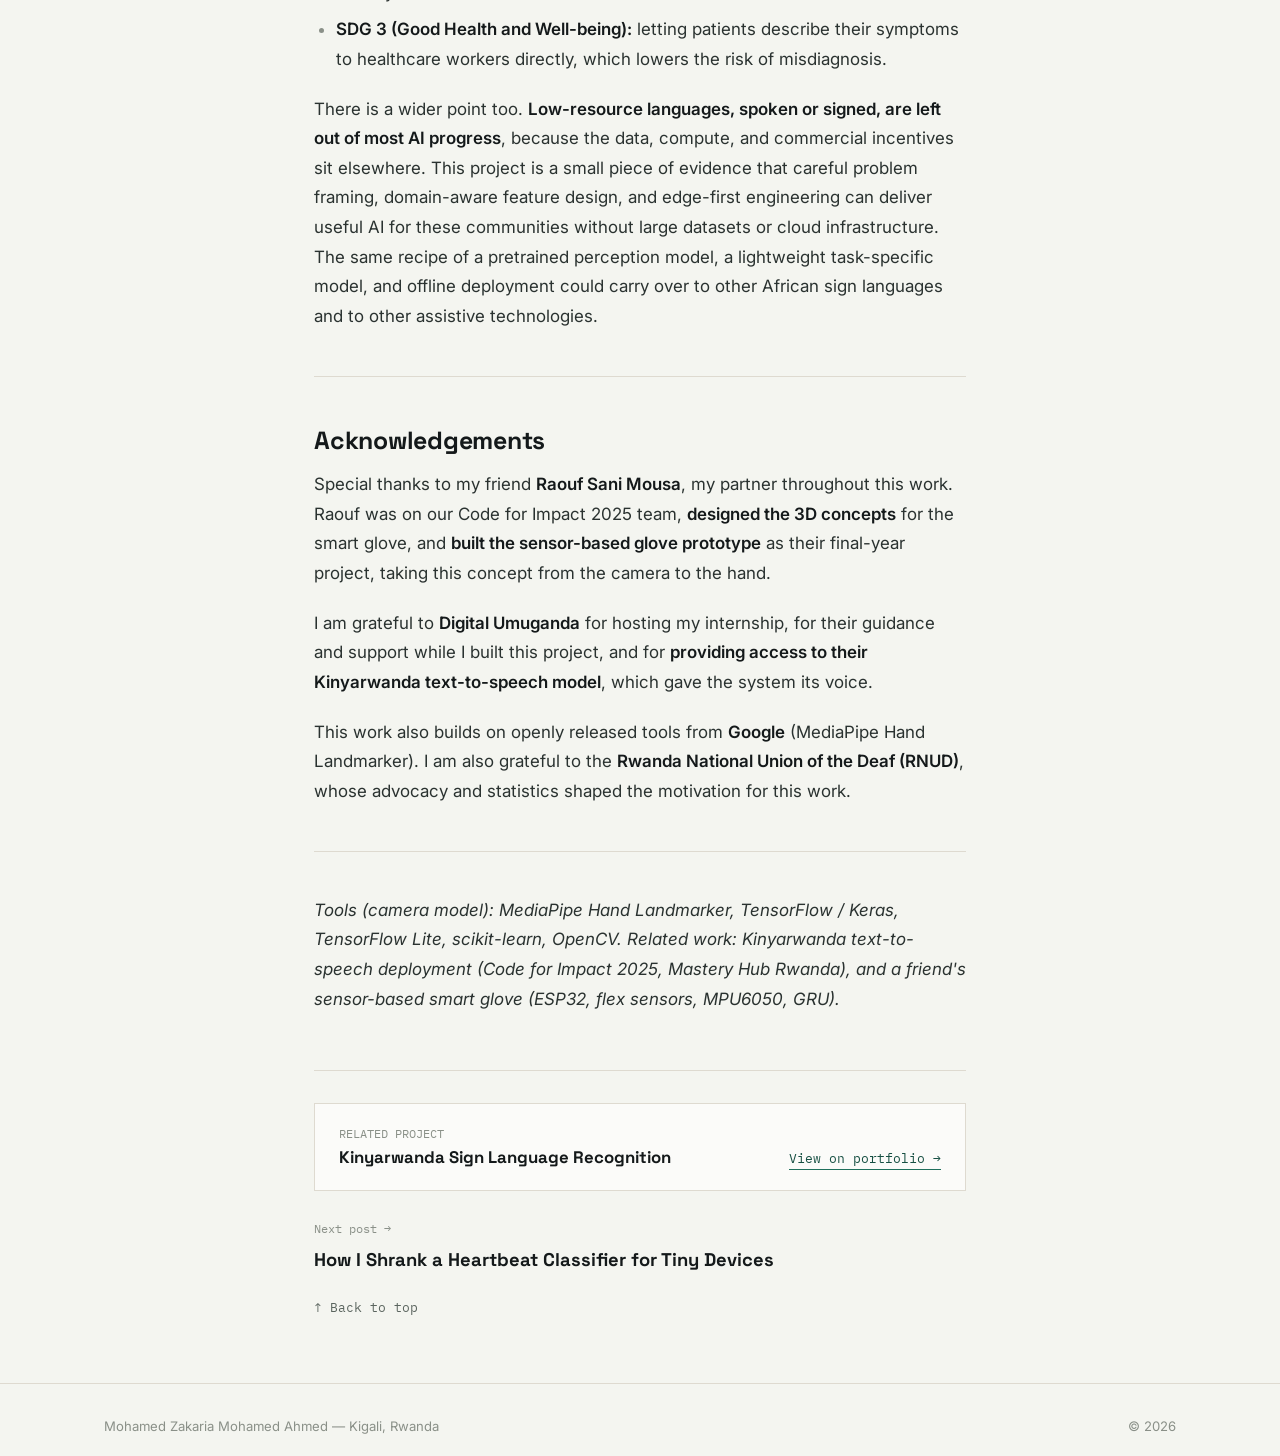
<file: blogs/sign-to-speech-rwanda-deaf-community/index.html>
<!DOCTYPE html>
<html lang="en">
<head>
<meta charset="UTF-8">
<meta name="viewport" content="width=device-width, initial-scale=1.0">
<title>Closing the Communication Gap: First Steps Toward a Sign-to-Speech solution for Rwanda&#x27;s Deaf and Non-Verbal Community — Mohamed Zakaria</title>
<meta name="description" content="About 70,000 Rwandans are deaf or speech-impaired, yet Kinyarwanda Sign Language has no public dataset or model. This post builds both: 36,373 self-collected hand-landmark samples, a position- and scale-invariant 42-feature representation, and a 1,180-parameter classifier quantized to 6.9 KB, with an honest look at why its ~98.5% validation accuracy is likely optimistic.">
<link rel="preconnect" href="https://fonts.googleapis.com">
<link rel="preconnect" href="https://fonts.gstatic.com" crossorigin>
<link href="https://fonts.googleapis.com/css2?family=Space+Grotesk:wght@500;600;700&family=Inter:wght@400;500;600&family=IBM+Plex+Mono:wght@400;500&display=swap" rel="stylesheet">
<link rel="stylesheet" href="../blog.css">
</head>
<body>
<div id="top"></div>
<a class="skip-link" href="#main">Skip to content</a>
<header class="site-header" id="siteHeader">
  <div class="header-inner">
    <a href="../../index.html" class="mark" aria-label="Home">MZ</a>
    <nav class="site-nav" aria-label="Primary">
      <a href="../../index.html#work" class="nav-optional">Work</a>
      <a href="../index.html" aria-current="page">Writing</a>
      <a href="../../index.html#contact" class="nav-cta">Contact</a>
    </nav>
  </div>
  <div class="progress" id="progress" aria-hidden="true"></div>
</header>

<main id="main" class="article">
  <a class="back-link" href="../index.html">← All writing</a>
  <header class="article-head">
    <p class="post-meta"><span class="ctx">Digital Umuganda internship · 2026</span><span>13 min read</span></p>
    <h1>Closing the Communication Gap: First Steps Toward a Sign-to-Speech solution for Rwanda&#x27;s Deaf and Non-Verbal Community</h1>
    <div class="article-tags"><span class="tech-tag">MediaPipe</span><span class="tech-tag">TensorFlow Lite</span><span class="tech-tag">TinyML</span><span class="tech-tag">Accessibility</span></div>
  </header>

  <details class="toc">
    <summary>On this page · 12 sections</summary>
    <ol>
      <li><a href="#why-we-started-this">Why we Started This</a></li>
      <li><a href="#the-core-idea">The Core Idea</a></li>
      <li><a href="#making-the-representation-do-the-work">Making the Representation Do the Work</a></li>
      <li><a href="#building-a-dataset-from-scratch">Building a Dataset From Scratch</a></li>
      <li><a href="#a-deliberately-small-model">A Deliberately Small Model</a></li>
      <li><a href="#results">Results</a></li>
      <li><a href="#giving-the-system-a-voice-kinyarwanda-text-to-speech">Giving the System a Voice: Kinyarwanda Text-to-Speech</a></li>
      <li><a href="#from-camera-to-glove-how-my-friend-took-the-concept-further">From Camera to Glove: How My Friend Took the Concept Further</a></li>
      <li><a href="#an-honest-look-at-the-limitations">An Honest Look at the Limitations</a></li>
      <li><a href="#future-vision">Future Vision</a></li>
      <li><a href="#impact">Impact</a></li>
      <li><a href="#acknowledgements">Acknowledgements</a></li>
    </ol>
  </details>

  <article class="prose">
<h2 id="why-we-started-this">Why we Started This</h2>
<p>In Rwanda, about 70,000 people are deaf, hard of hearing, non-verbal autistic, or living with some other speech impairment. That figure comes from the Rwanda National Union of the Deaf and works out to roughly 0.5% of the population. Many of them rely on <strong>Kinyarwanda Sign Language (KSL)</strong>, but very few people around them understand it. The result is a set of everyday barriers that are easy to overlook if you have never faced them: ordering a meal without help, explaining symptoms to a doctor without risking a misdiagnosis, or simply taking part in a conversation in your own community.</p>
<p>Sign language recognition is an active research area, but nearly all of the datasets, models, and products are built for American, British, or Chinese sign languages. For KSL there is, as far as I could find, no public dataset, no pretrained model, and no tool that turns signs into spoken <strong>Kinyarwanda</strong>. That gap is what pulled me in. I wanted to know whether a small, carefully built machine learning pipeline could recognise KSL signs reliably on cheap hardware, with no internet connection, in the conditions where it would actually be used.</p>
<p>This project didn't start out of nowhere. It is the third stage of a line of work on Kinyarwanda language technology:</p>
<ol>
<li><strong>2025: the voice.</strong> With my team, I deployed Facebook's (Meta's) open-source Kinyarwanda text-to-speech model in an environment at our university, set up so that it runs fast and is easy to plug into other systems. That work placed <strong>6th in Code for Impact 2025</strong>, run by Mastery Hub Rwanda, and earned us a place among its top 10 startups.</li>
<li><strong>2026: the eyes.</strong> During my internship at <strong>Digital Umuganda</strong> (March–May 2026, Kigali), where I worked on AI orchestration and edge computing for local-language AI, I built the sign recognition model described in this post.</li>
<li><strong>2026: the hands.</strong> A friend took the same concept and built a sensor-based <strong>smart glove</strong> for their final-year project, which I discuss toward the end of this post.</li>
</ol>
<hr />
<h2 id="the-core-idea">The Core Idea</h2>
<p>My first instinct was to train an image classifier on webcam frames. I dropped the idea fairly quickly. An image model has to learn on its own to ignore lighting, skin tone, background clutter, clothing, and camera angle, and doing that well takes a large dataset I didn't have and a model too heavy for a low-cost wearable.</p>
<p>So I split the problem in two:</p>
<ol>
<li><strong>Perception.</strong> Google's MediaPipe Hand Landmarker, a pretrained model, finds the hand in each frame and returns <strong>21 keypoints</strong>: the wrist plus four joints on each finger.</li>
<li><strong>Interpretation.</strong> A tiny neural network that I trained myself takes only those 21 points and decides which KSL sign they form.</li>
</ol>
<p>The classifier never sees a pixel. It only sees the <em>geometry of the hand</em>. This design choice shaped the rest of the project, because it shifts most of the difficulty away from the model and onto how the data is represented and collected.</p>
<pre><code>Camera frame
   │
   ▼
Hand landmark detection (pretrained)  →  21 keypoints
   │
   ▼
Geometric normalisation               →  42-number &quot;hand shape&quot; vector
   │
   ▼
Small neural network (trained by me)  →  KSL sign
   │
   ▼
Kinyarwanda word  →  speech output
</code></pre>
<hr />
<h2 id="making-the-representation-do-the-work">Making the Representation Do the Work</h2>
<p>Raw keypoint coordinates are a poor input on their own. A "Yego" (yes) sign in the top-left corner of the frame and the same sign in the bottom-right give completely different numbers, and so do a hand close to the camera and a hand far away. Instead of hoping the network would learn to ignore this, I built two invariances directly into the features:</p>
<ul>
<li><strong>Position invariance.</strong> Every keypoint is expressed relative to the wrist, so the wrist always sits at the origin and the hand's location in the frame stops mattering.</li>
<li><strong>Scale invariance.</strong> The whole hand is rescaled so its largest coordinate has a fixed magnitude. A small, distant hand and a large, close hand then produce the same pattern.</li>
</ul>
<p>I also discarded the depth estimate, which was too noisy to help with static signs. Each frame ends up as <strong>42 numbers</strong> (21 points × 2 axes) that describe the <em>shape</em> of the hand and nothing else.</p>
<p>The broader lesson, which I expect to carry into future work, is that <strong>encoding prior knowledge about a problem's symmetries is often cheaper and more reliable than asking a model to discover them from data.</strong> It is a small, practical version of an idea that runs through a lot of scientific machine learning.</p>
<hr />
<h2 id="building-a-dataset-from-scratch">Building a Dataset From Scratch</h2>
<p>With no existing KSL dataset, I made one. I chose ten signs that cover greetings, needs, identity, and numbers, all useful in real conversations:</p>
<div class="table-scroll"><table>
<thead>
<tr>
<th>ID</th>
<th>KSL sign</th>
<th>Meaning</th>
</tr>
</thead>
<tbody>
<tr>
<td>0</td>
<td>Amakuru</td>
<td>How are you? / News</td>
</tr>
<tr>
<td>1</td>
<td>Ibiryo</td>
<td>Food</td>
</tr>
<tr>
<td>2</td>
<td>Murakoze</td>
<td>Thank you</td>
</tr>
<tr>
<td>3</td>
<td>Ubumuga bwo kutumva</td>
<td>Deafness (hearing impairment)</td>
</tr>
<tr>
<td>4</td>
<td>Ubumuga bwo kutavuga</td>
<td>Speech impairment</td>
</tr>
<tr>
<td>5</td>
<td>Yego</td>
<td>Yes</td>
</tr>
<tr>
<td>6</td>
<td>Oya</td>
<td>No</td>
</tr>
<tr>
<td>7</td>
<td>Rimwe</td>
<td>One</td>
</tr>
<tr>
<td>8</td>
<td>Kabiri</td>
<td>Two</td>
</tr>
<tr>
<td>9</td>
<td>Gatatu</td>
<td>Three</td>
</tr>
</tbody>
</table></div>
<p>I wrote a small logging tool that records the 42-number vector for every frame while a sign is held. To keep the model from memorising one position or distance, I followed a deliberate collection protocol for each sign. I moved the hand through all four corners and the centre of the frame, rotated the wrist, varied the distance to the camera, and recorded under different lighting conditions.</p>
<p>The final dataset has <strong>36,373 labelled samples</strong>, with every class between 3,565 and 3,708 samples. Because the classes are so evenly balanced, overall accuracy isn't hiding poor performance on any one sign.</p>
<hr />
<h2 id="a-deliberately-small-model">A Deliberately Small Model</h2>
<p>The classifier is a small multilayer perceptron: two hidden layers of 20 and 10 units, with dropout applied heavily to both the input and the hidden layer. In total it has <strong>1,180 trainable parameters</strong>.</p>
<p>I kept it this small on purpose. The end goal is a self-contained wearable, a smart glove with its own processor and speaker, so every kilobyte and millisecond counts. After training, I converted the model to TensorFlow Lite with post-training quantisation. <strong>The deployed file is 6,912 bytes</strong>, small enough to fit many times over in the memory of a cheap microcontroller-class device.</p>
<p>I trained on 75% of the data and validated on the remaining 25%. Early stopping watched the validation loss and rolled back to the best checkpoint, which came at epoch 132 of 152.</p>
<hr />
<h2 id="results">Results</h2>
<div class="table-scroll"><table>
<thead>
<tr>
<th>Metric</th>
<th>Value</th>
</tr>
</thead>
<tbody>
<tr>
<td>Validation accuracy</td>
<td><strong>~98.5%</strong> (0.99 in the classification report)</td>
</tr>
<tr>
<td>Macro-averaged F1</td>
<td>0.99</td>
</tr>
<tr>
<td>Lowest per-class F1</td>
<td>0.96 (<em>Ubumuga bwo kutumva</em>)</td>
</tr>
<tr>
<td>Classes with perfect F1 (1.00)</td>
<td>Amakuru, Yego, Oya, Gatatu</td>
</tr>
<tr>
<td>Model size (TFLite)</td>
<td>6.9 KB</td>
</tr>
<tr>
<td>Trainable parameters</td>
<td>1,180</td>
</tr>
<tr>
<td>Inference</td>
<td>Fast enough for real-time use on a laptop CPU, with no GPU</td>
</tr>
</tbody>
</table></div>
<p>Two observations from training were especially useful to understand.</p>
<p><strong>Training accuracy (~89%) was lower than validation accuracy (~98%).</strong> At first this looked like a bug. It turned out to be the heavy dropout: during training the network has to classify with parts of its input and hidden layer randomly switched off, which is harder than the full-network evaluation used for validation. Working out <em>why</em> the numbers looked "backwards" taught me more about regularisation than any lecture did.</p>
<h3 id="live-demo">Live Demo</h3>
<p>Here is my camera-based model running in real time, from KSL sign to Kinyarwanda word to speech:</p>
<div class="video-embed"><iframe src="https://www.youtube.com/embed/-rzLZ2ggkmw?si=F8b-JdRzTFGaJLxC" title="Kinyarwanda Sign Language recognition demo" allow="accelerometer; autoplay; clipboard-write; encrypted-media; gyroscope; picture-in-picture; web-share" referrerpolicy="strict-origin-when-cross-origin" allowfullscreen loading="lazy"></iframe></div>

<p><em>If the video doesn't load, <a href="https://www.youtube.com/watch?v=-rzLZ2ggkmw">watch it on YouTube</a>.</em></p>
<hr />
<h2 id="giving-the-system-a-voice-kinyarwanda-text-to-speech">Giving the System a Voice: Kinyarwanda Text-to-Speech</h2>
<p>Recognising a sign is only half the job. For a hearing person who doesn't sign, the result has to come out as <strong>spoken Kinyarwanda</strong>. Kinyarwanda is a low-resource language, so good speech synthesis isn't something you can take for granted.</p>
<p>Before the sign recognition work, my team and I worked on this half of the problem. We didn't build or retrain a speech model. We took the open-source Kinyarwanda text-to-speech model released by Facebook (Meta) and deployed it in an environment at our university. The work was about deployment, not model development, and we concentrated on two practical issues that keep research models out of the real world:</p>
<ul>
<li><strong>Speed.</strong> Speech has to follow the sign almost instantly, or the conversation stops feeling natural.</li>
<li><strong>Ease of integration.</strong> Once the model was hosted in our university environment, any application, from a laptop prototype to a phone to a smart glove, could send it text and get Kinyarwanda speech back without setting up the model itself.</li>
</ul>
<p>We demonstrated the result on a smart glove use case: sign in, Kinyarwanda speech out. The project placed <strong>6th in Code for Impact 2025</strong>, organised by <strong>Mastery Hub Rwanda</strong>, and was recognised among the competition's <strong>top 10 startups</strong>.</p>
<figure class="portrait"><img src="we%20won.jpeg" alt="Our team at Code for Impact 2025, Mastery Hub Rwanda" loading="lazy"><figcaption>Our team at Code for Impact 2025 (Mastery Hub Rwanda), where our Kinyarwanda TTS work placed 6th.</figcaption></figure>
<hr />
<h2 id="from-camera-to-glove-how-my-friend-took-the-concept-further">From Camera to Glove: How My Friend Took the Concept Further</h2>
<p>The camera-based model shows that a tiny network can recognise KSL signs from hand geometry. A camera isn't always practical, though. It needs good lighting, a clear line of sight, and a device pointed at the signer. A friend of mine took the same core concept (<em>capture the hand's shape, classify it with a compact model, speak the result in Kinyarwanda</em>) and rebuilt it around wearable sensors for their final-year project.</p>
<figure class="portrait"><img src="gloves-iot.jpg" alt="Smart glove prototype: an ESP32 microcontroller with flex sensors on each finger and an IMU" loading="lazy"><figcaption>My friend's smart glove prototype: flex sensors along each finger, an MPU6050 motion sensor, and an ESP32 microcontroller on a breadboard.</figcaption></figure>
<p>The glove covers two of the main limitations I list below. Because the IMU records how the hand <em>moves</em>, and the GRU is built to model sequences over time, it can tell apart signs that share a hand shape but differ in motion. Because it is worn rather than filmed, it doesn't depend on lighting or camera angle.</p>
<h3 id="grounded-in-the-community">Grounded in the community</h3>
<p>What I admire most about the work of my friend, <strong>Raouf Sani Mousa</strong>, is its grounding in the real community:</p>
<ul>
<li>The training dataset was <strong>checked against the official Rwandan Sign Language Dictionary</strong> from the National Council of Persons with Disabilities (NCPD).</li>
<li>Field testing took place <strong>at the headquarters of the Rwanda National Union of the Deaf (RNUD)</strong>, with the people the device is meant for.</li>
<li>A survey of users and policy experts gave a <strong>90.6% technology acceptance and trust rating</strong>.</li>
<li>The <strong>80% confidence threshold</strong> before speaking is a deliberate safety choice: in a hospital, saying nothing is better than saying the wrong word.</li>
</ul>
<hr />
<h2 id="an-honest-look-at-the-limitations">An Honest Look at the Limitations</h2>
<p>An accuracy of 98.5% sounds impressive, and I want to be careful about what it does and doesn't mean.</p>
<ul>
<li><strong>The validation set is probably optimistic.</strong> The samples come from continuous video, and the train/validation split is random at the frame level, so consecutive, nearly identical frames end up on both sides of the split. A stricter evaluation would hold out entire recording sessions or, better, <strong>entire signers</strong>. I expect real-world accuracy on a new user to be noticeably lower, and measuring that properly is my next priority.</li>
<li><strong>Signer diversity is limited.</strong> Most of the data comes from a small number of people. Hand size, skin tone, motor style, and regional signing variation all matter, and the current dataset doesn't capture them well.</li>
<li><strong>Only static signs are supported.</strong> The model looks at one frame at a time, so it can't separate signs that share a hand shape and differ only in <em>movement</em>. Much of real sign language is dynamic.</li>
<li><strong>Only one hand is supported.</strong> Many KSL signs use both hands, and some depend on facial expression and body posture, which the system ignores completely.</li>
<li><strong>The vocabulary is small.</strong> Ten words show the approach works, but they are a long way from a language.</li>
</ul>
<p>The static-only and one-hand limits were the first things I wrote down in my project notes. These limitations are the most interesting part of the project, because each one is a research question in its own right.</p>
<hr />
<h2 id="future-vision">Future Vision</h2>
<p>The long-term goal is a <strong>self-contained smart glove</strong> that translates KSL into spoken Kinyarwanda in real time, entirely offline, at a price far below imported alternatives, which cost upwards of $1,000. A sign language user should be able to walk into a clinic, a shop, or a government office and be understood without needing an interpreter. Getting there involves a clear research roadmap:</p>
<ol>
<li><strong>From static to dynamic signs.</strong> Add temporal modelling over sequences of keypoints, using lightweight recurrent networks, temporal convolutions, or small transformers, so the system can recognise movement-based signs while still fitting on edge hardware.</li>
<li><strong>From hands to the whole signer.</strong> Include both hands, facial landmarks, and upper-body pose, since much of the grammar and emotion in sign language lives outside the fingers.</li>
<li><strong>From words to sentences.</strong> Move from isolated sign classification to continuous sign language recognition, where the system has to find the boundaries between signs on its own, and pair it with a Kinyarwanda language model so the output reads as natural sentences.</li>
<li><strong>From one signer to a community dataset.</strong> Work with the Rwanda National Union of the Deaf and native KSL signers to build an open, consented, signer-diverse KSL dataset. Evaluating on held-out signers would make the accuracy figures meaningful, and the dataset would give researchers working on other low-resource sign languages a benchmark to build on.</li>
<li><strong>Fusing camera and glove.</strong> My friend's glove has shown that flex sensors and an IMU work for KSL. The open question is how to combine sensor data with visual landmarks, and how to run temporal models like GRUs fully on microcontroller-class hardware with TinyML, while understanding the trade-offs between accuracy, latency, and power consumption.</li>
<li><strong>Learning from little data.</strong> Investigate few-shot and self-supervised methods so new signs, or a new user's personal signing style, can be added from a handful of examples rather than thousands.</li>
</ol>
<hr />
<h2 id="impact">Impact</h2>
<p>This project sits where machine learning meets <strong>inclusion</strong>. It connects directly to two of the UN Sustainable Development Goals:</p>
<ul>
<li><strong>SDG 10 (Reduced Inequalities):</strong> giving people with hearing and speech impairments equal access to communication, and with it to participation in society.</li>
<li><strong>SDG 3 (Good Health and Well-being):</strong> letting patients describe their symptoms to healthcare workers directly, which lowers the risk of misdiagnosis.</li>
</ul>
<p>There is a wider point too. <strong>Low-resource languages, spoken or signed, are left out of most AI progress</strong>, because the data, compute, and commercial incentives sit elsewhere. This project is a small piece of evidence that careful problem framing, domain-aware feature design, and edge-first engineering can deliver useful AI for these communities without large datasets or cloud infrastructure. The same recipe of a pretrained perception model, a lightweight task-specific model, and offline deployment could carry over to other African sign languages and to other assistive technologies.</p>
<hr />
<h2 id="acknowledgements">Acknowledgements</h2>
<p>Special thanks to my friend <strong>Raouf Sani Mousa</strong>, my partner throughout this work. Raouf was on our Code for Impact 2025 team, <strong>designed the 3D concepts</strong> for the smart glove, and <strong>built the sensor-based glove prototype</strong> as their final-year project, taking this concept from the camera to the hand.</p>
<p>I am grateful to <strong>Digital Umuganda</strong> for hosting my internship, for their guidance and support while I built this project, and for <strong>providing access to their Kinyarwanda text-to-speech model</strong>, which gave the system its voice.</p>
<p>This work also builds on openly released tools from <strong>Google</strong> (MediaPipe Hand Landmarker). I am also grateful to the <strong>Rwanda National Union of the Deaf (RNUD)</strong>, whose advocacy and statistics shaped the motivation for this work.</p>
<hr />
<p><em>Tools (camera model): MediaPipe Hand Landmarker, TensorFlow / Keras, TensorFlow Lite, scikit-learn, OpenCV.</em>
<em>Related work: Kinyarwanda text-to-speech deployment (Code for Impact 2025, Mastery Hub Rwanda), and a friend's sensor-based smart glove (ESP32, flex sensors, MPU6050, GRU).</em></p>
  </article>

  <footer class="article-foot">
    <div class="related">
      <div><span>Related project</span><strong>Kinyarwanda Sign Language Recognition</strong></div>
      <a class="read-link" href="../../index.html#project-ksl">View on portfolio →</a>
    </div>
    <a class="next-post" href="../shrinking-heartbeat-classifier-tiny-devices/index.html">
      <span>Next post →</span>
      <strong>How I Shrank a Heartbeat Classifier for Tiny Devices</strong>
    </a>
    <a class="to-top" href="#top">↑ Back to top</a>
  </footer>
</main>

<footer class="site-footer">
  <div class="wrap footer-inner">
    <span>Mohamed Zakaria Mohamed Ahmed — Kigali, Rwanda</span>
    <span id="year"></span>
  </div>
</footer>
<script>
  var header = document.getElementById('siteHeader');
  var bar = document.getElementById('progress');
  function onScroll(){
    header.classList.toggle('scrolled', window.scrollY > 8);
    if(bar){
      var h = document.documentElement.scrollHeight - window.innerHeight;
      bar.style.width = (h > 0 ? Math.min(100, window.scrollY / h * 100) : 0) + '%';
    }
  }
  window.addEventListener('scroll', onScroll, { passive:true });
  onScroll();
  document.getElementById('year').textContent = '\u00a9 ' + new Date().getFullYear();
</script>
</body>
</html>
</file>
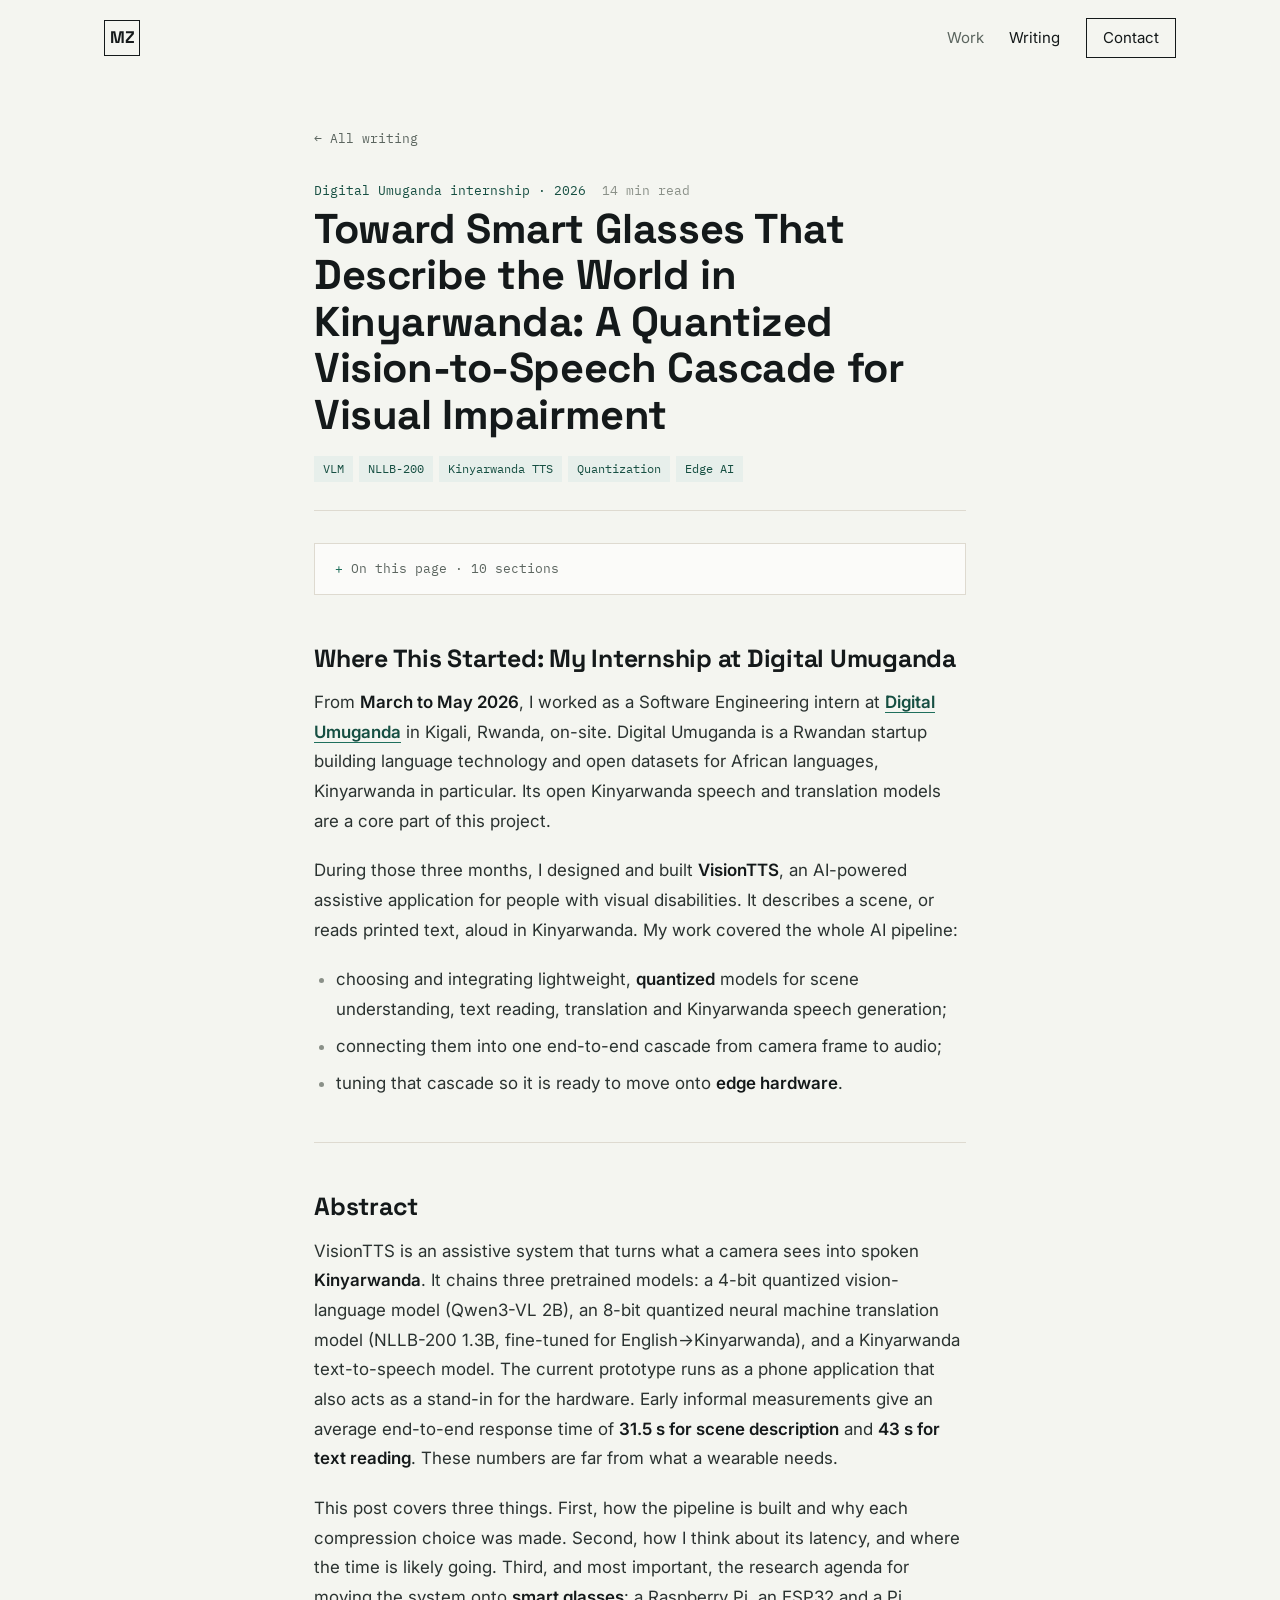
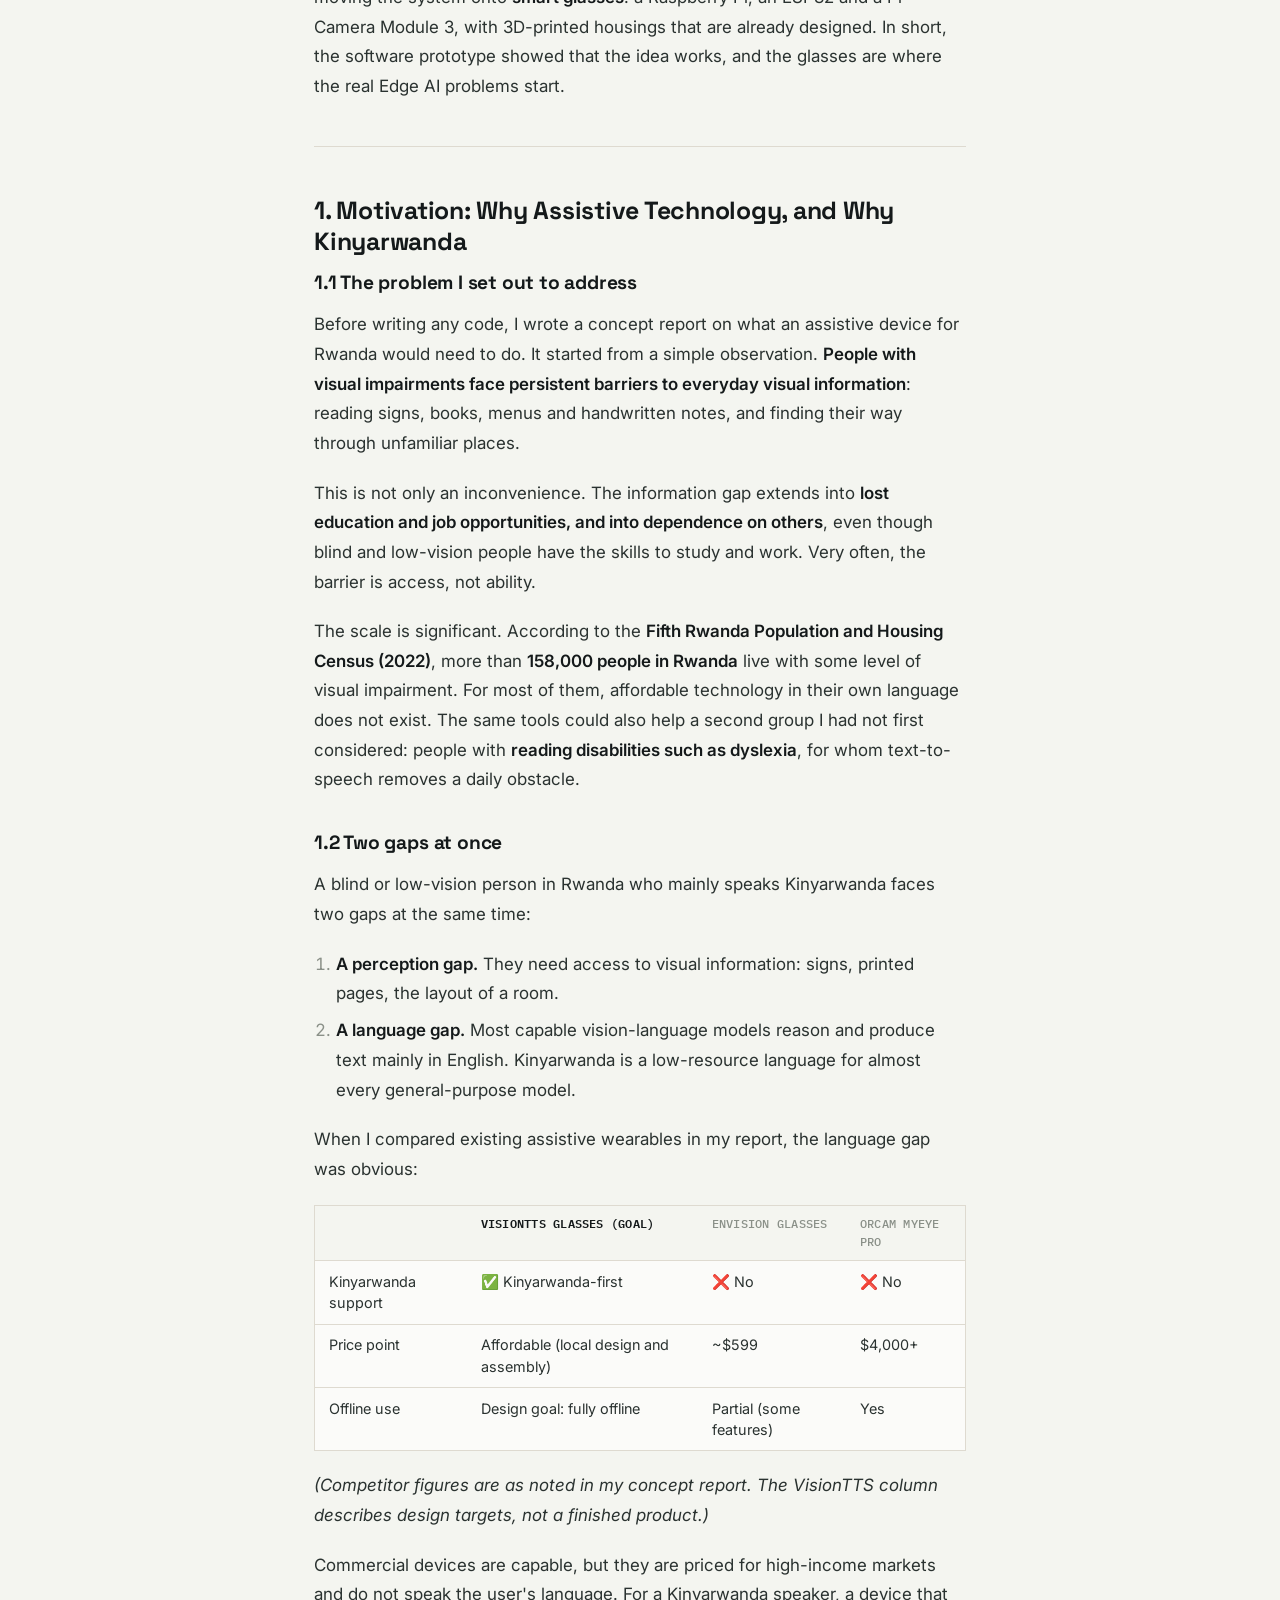
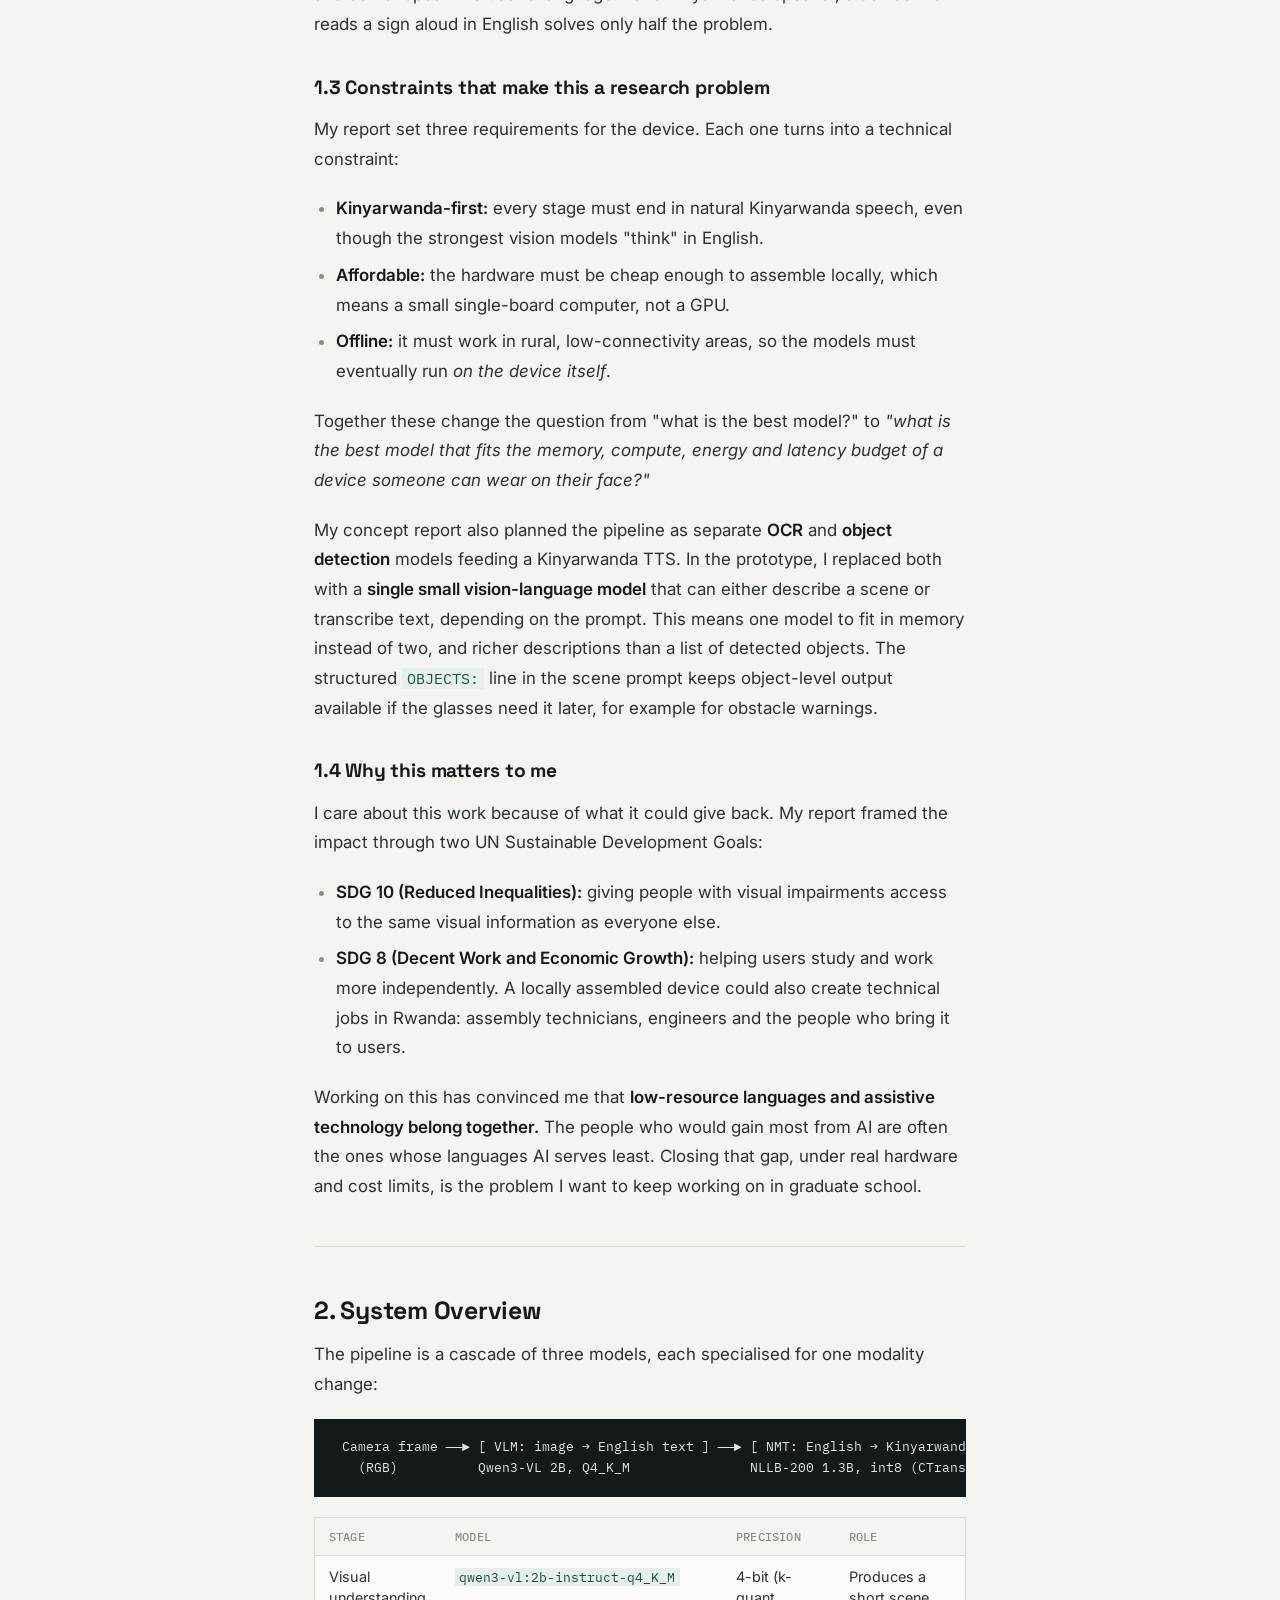
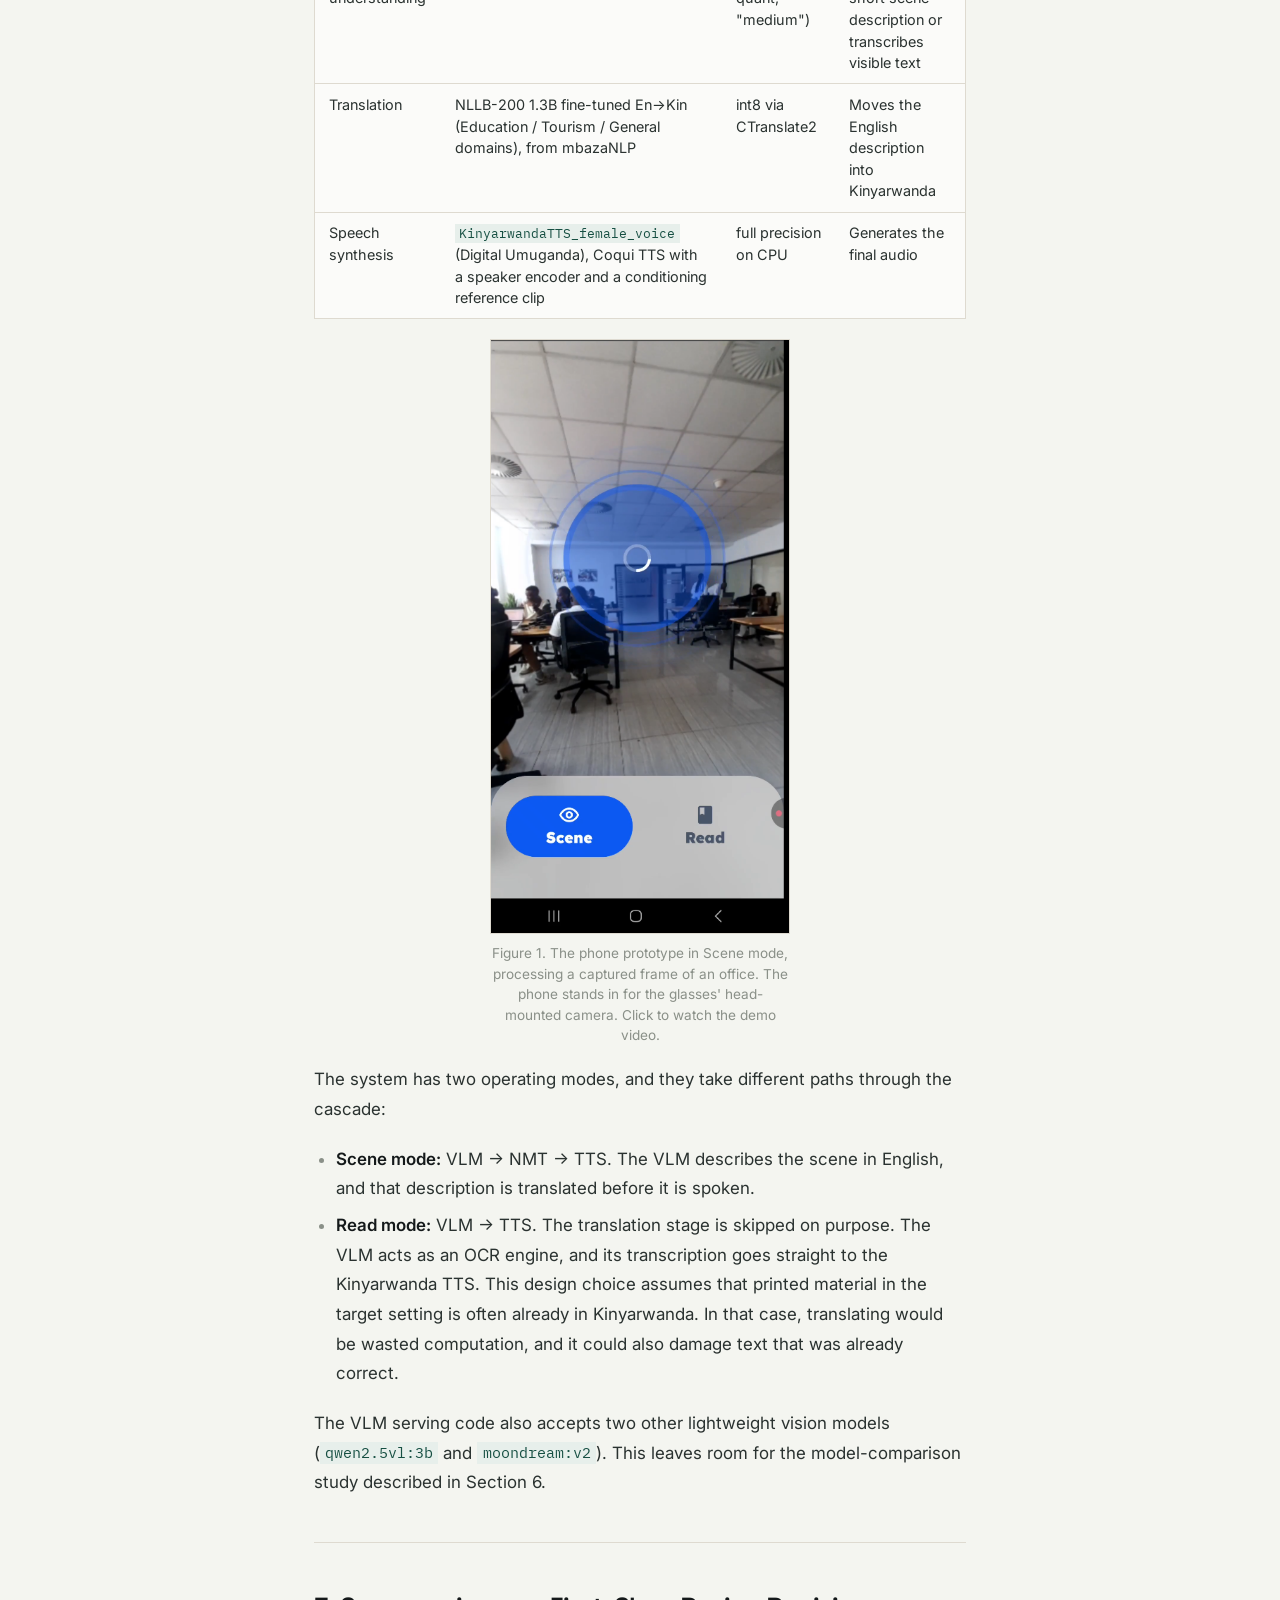
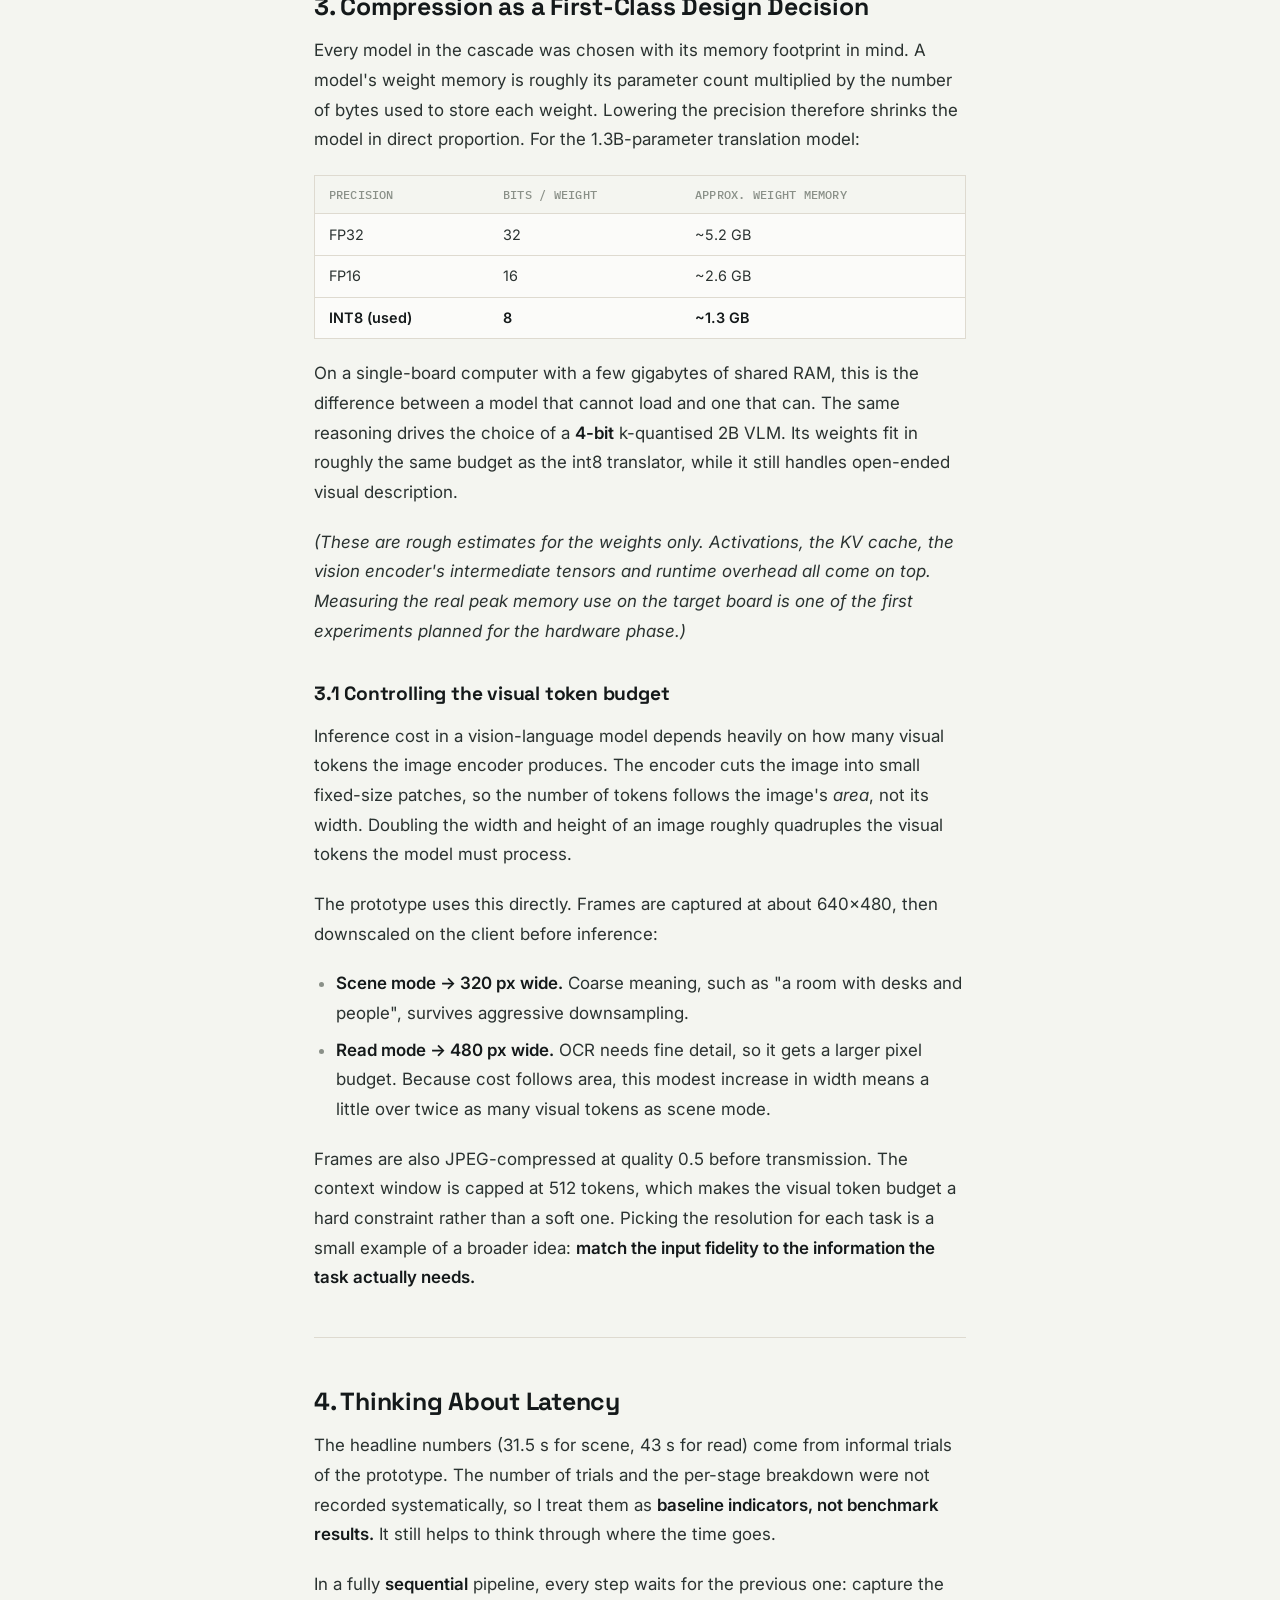
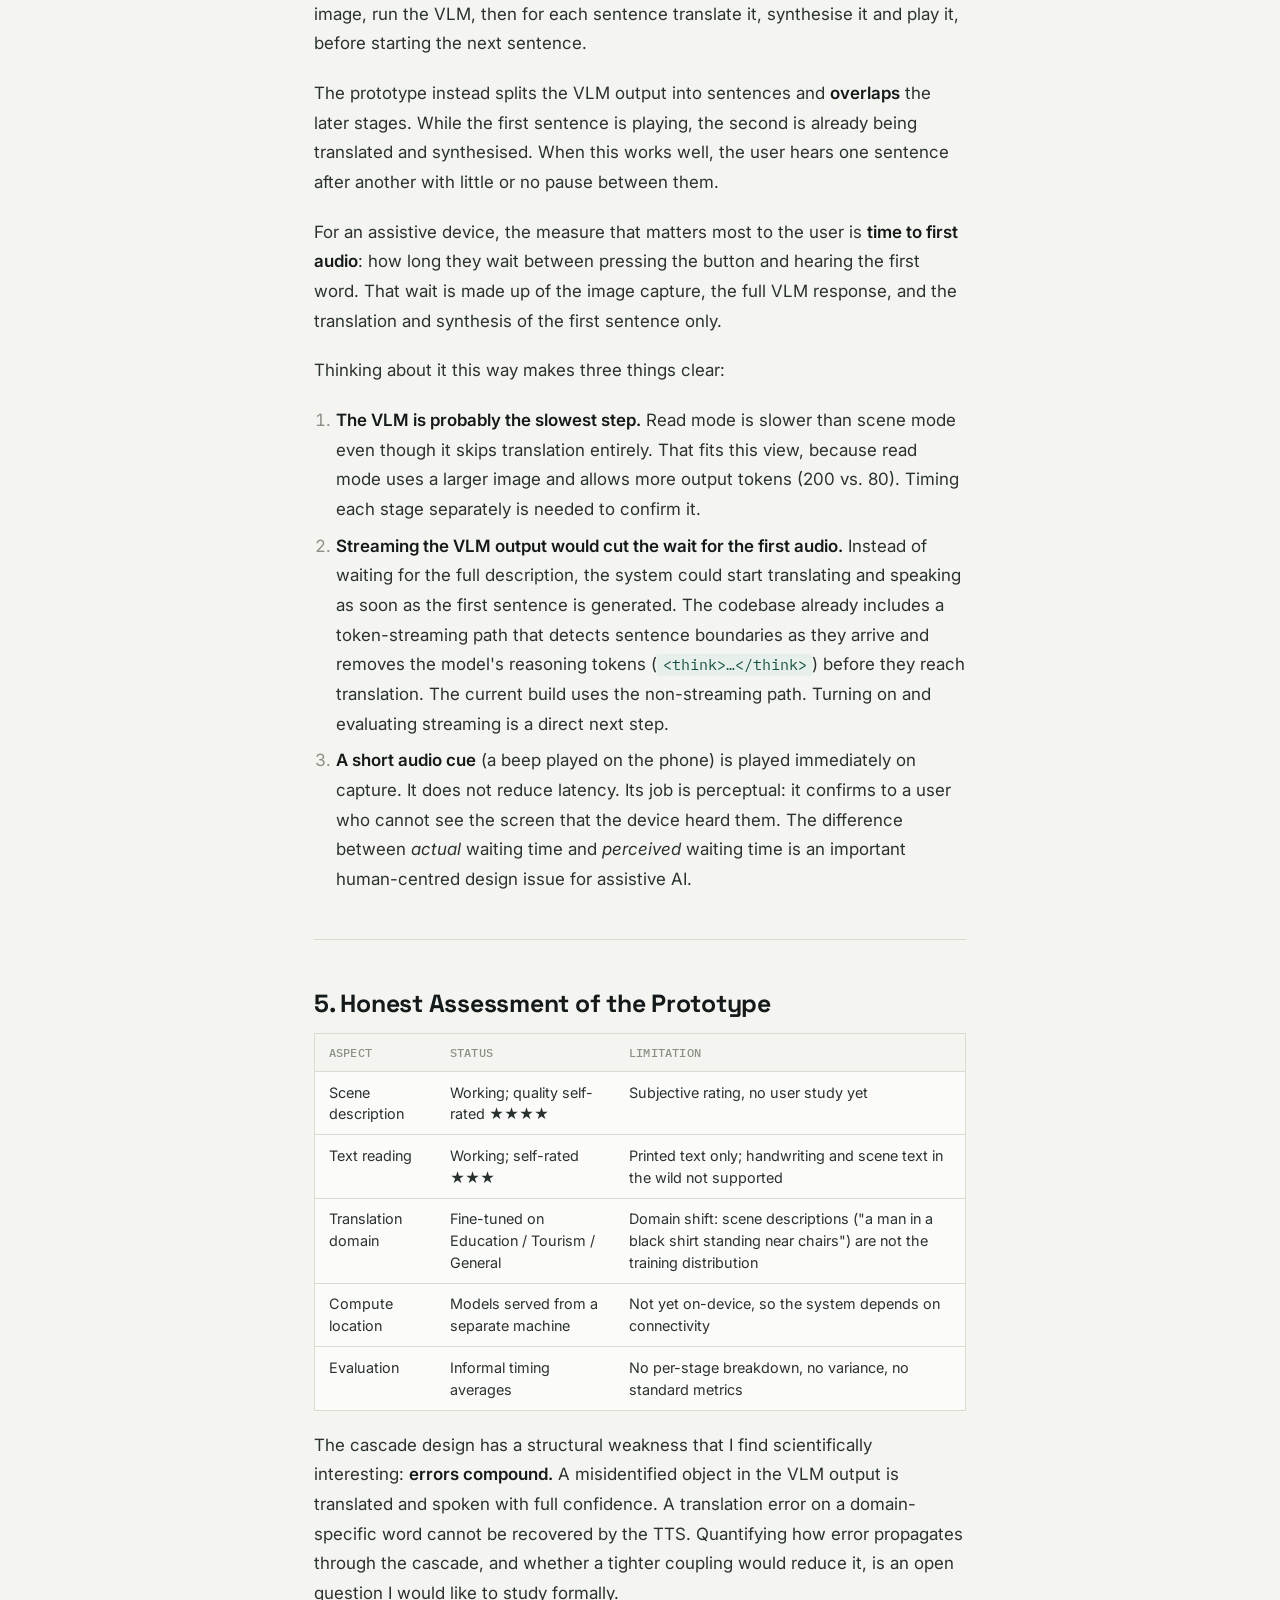
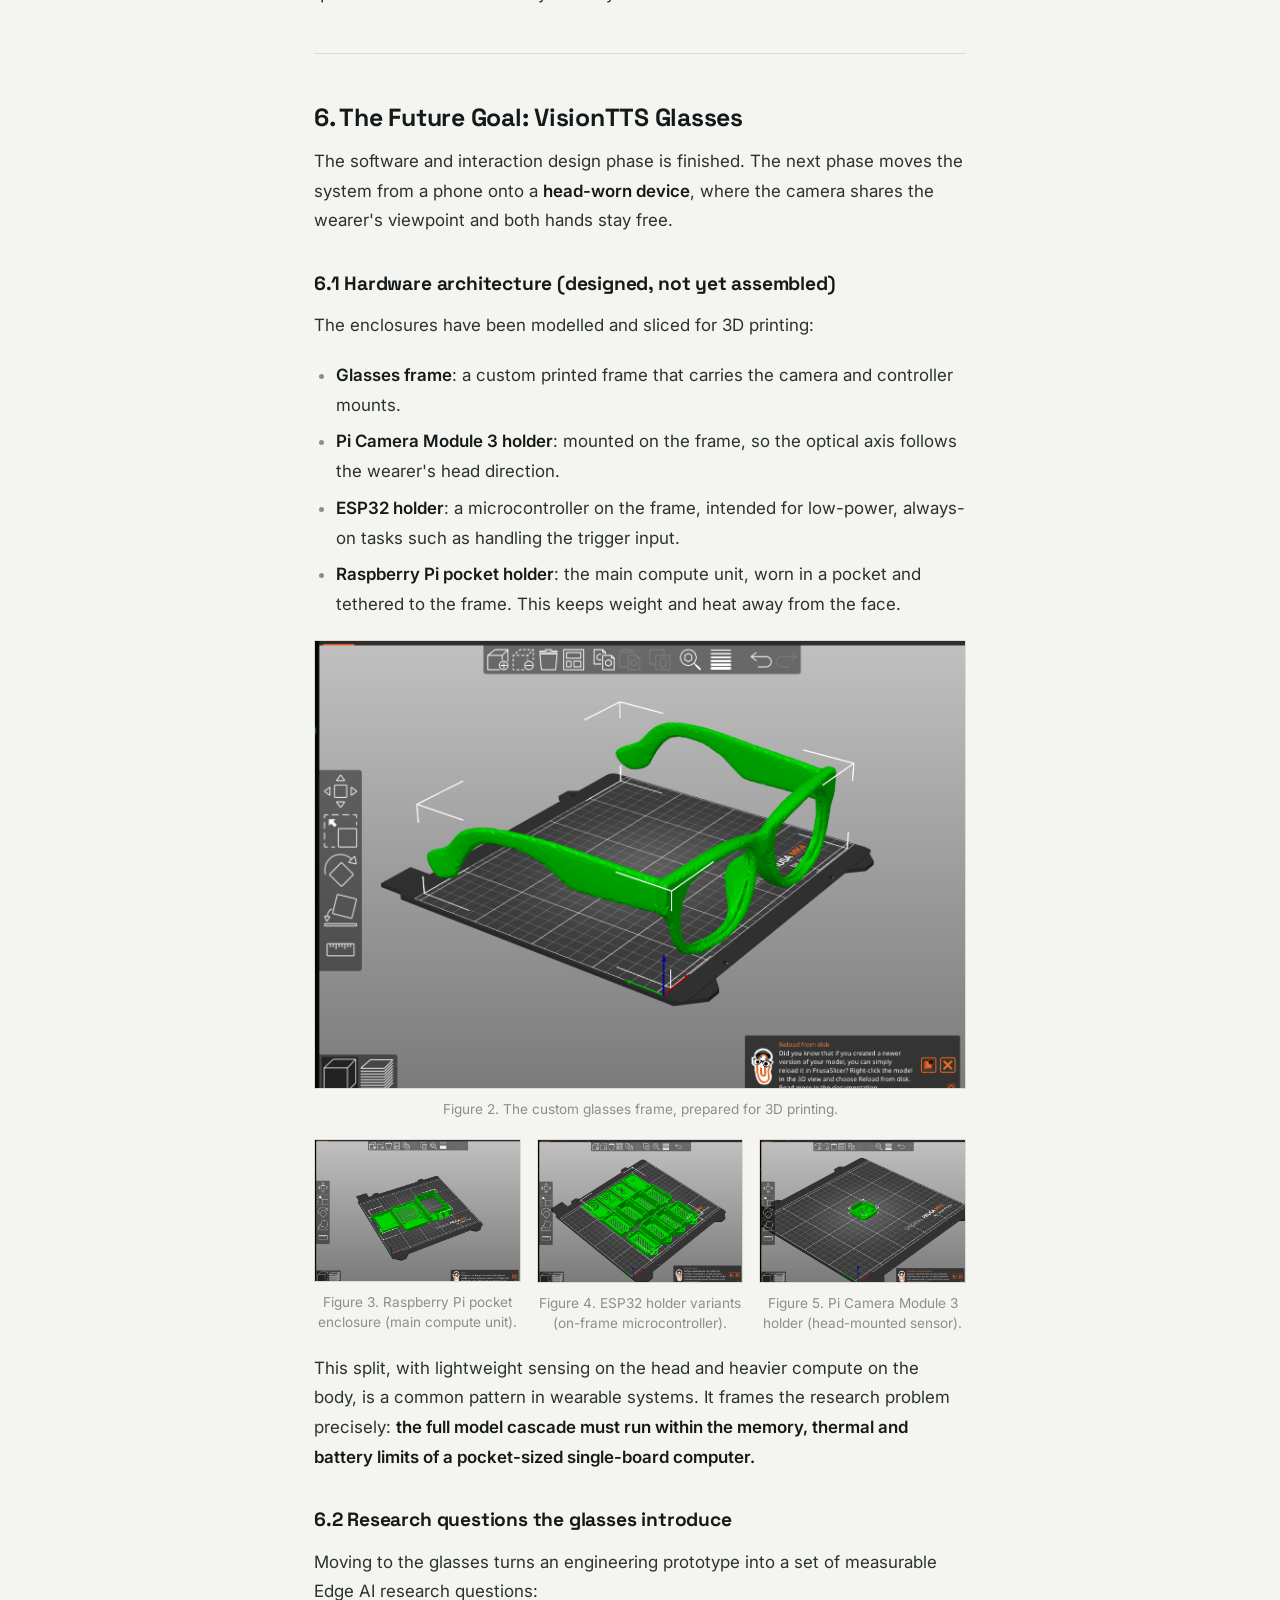
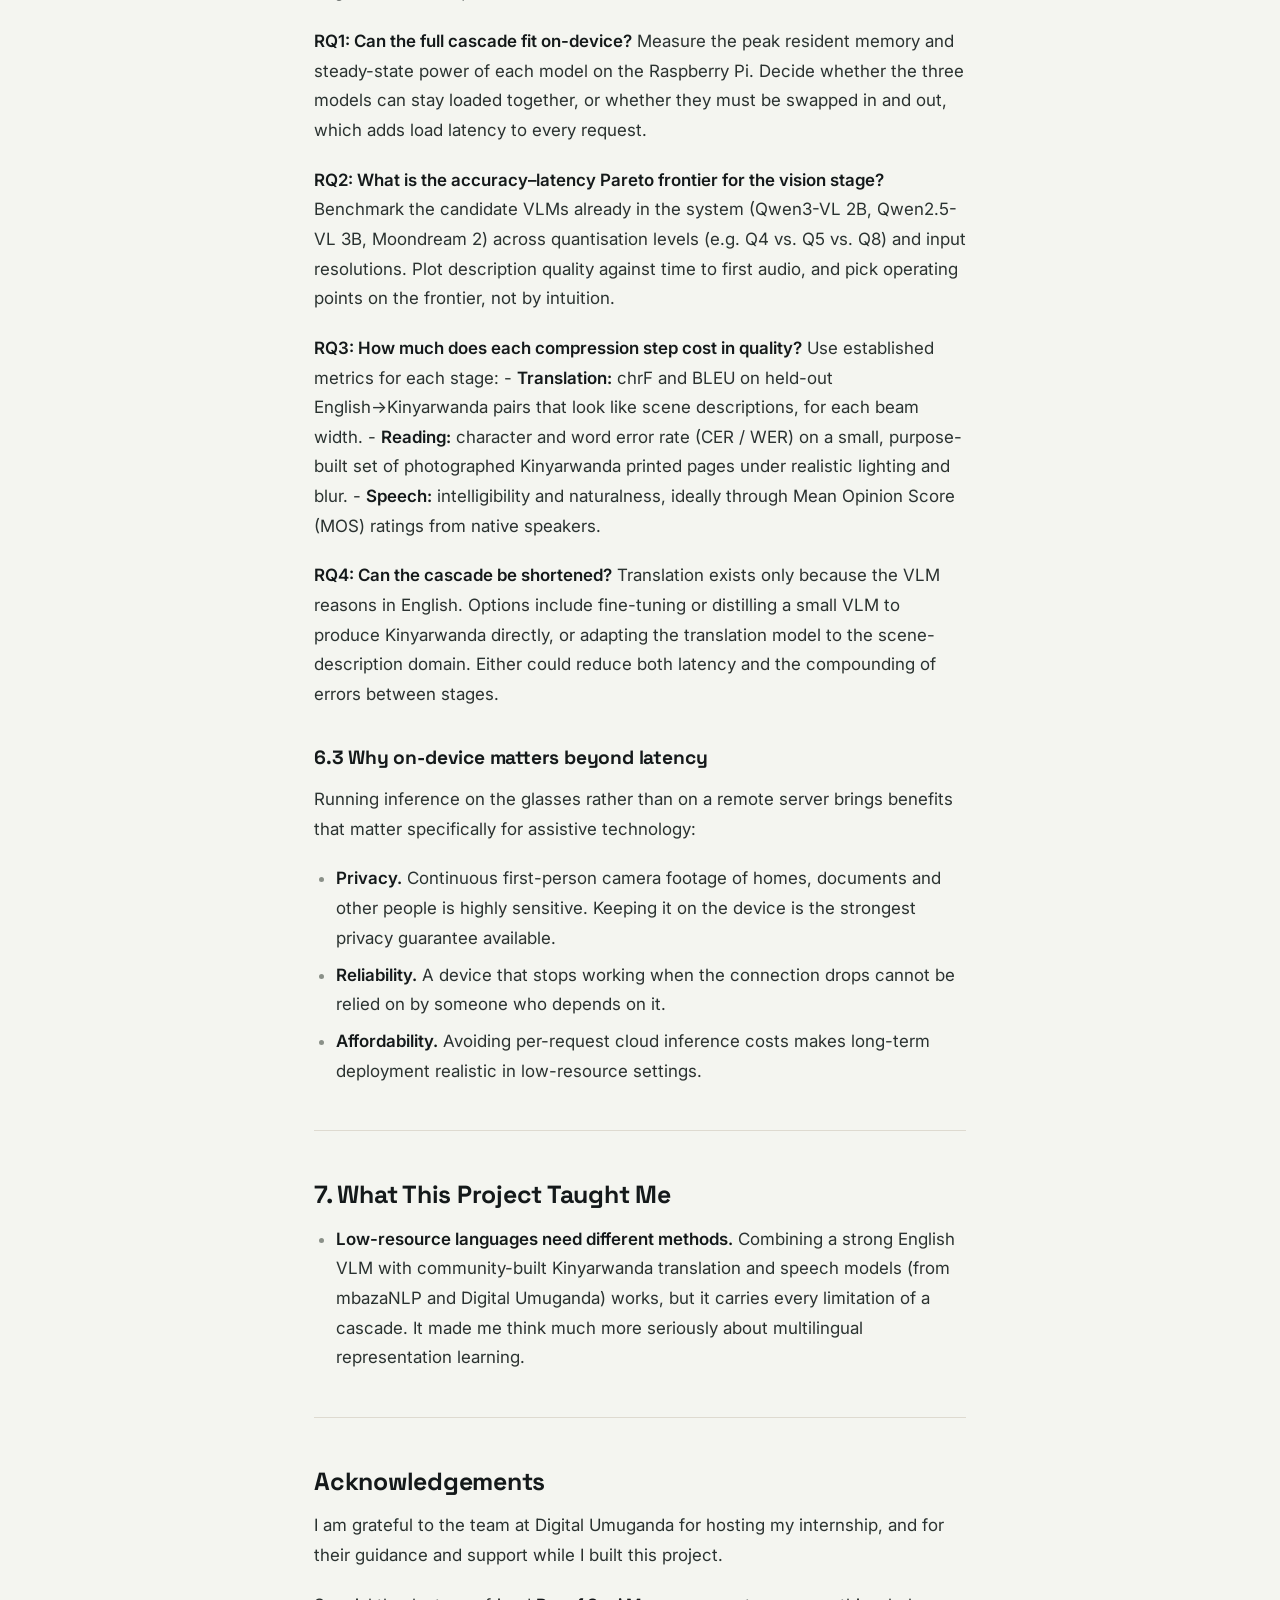
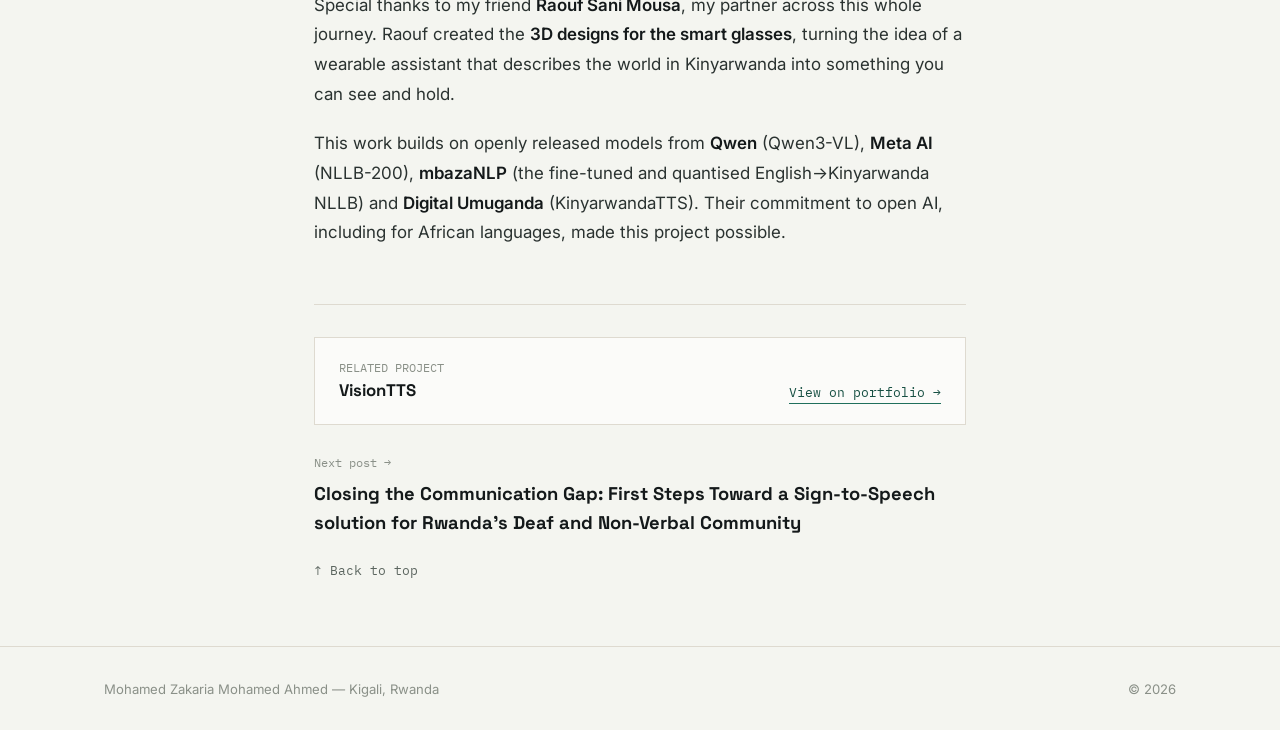
<file: blogs/smart-glasses-kinyarwanda-vision-to-speech/index.html>
<!DOCTYPE html>
<html lang="en">
<head>
<meta charset="UTF-8">
<meta name="viewport" content="width=device-width, initial-scale=1.0">
<title>Toward Smart Glasses That Describe the World in Kinyarwanda: A Quantized Vision-to-Speech Cascade for Visual Impairment — Mohamed Zakaria</title>
<meta name="description" content="More than 158,000 Rwandans live with visual impairment, and almost no assistive tools speak Kinyarwanda. This post describes a three-model cascade (4-bit VLM, int8 NLLB-200, Kinyarwanda TTS) that turns a camera frame into speech, analyses where its 31–43 s latency goes, and sets out the research questions for running it on-device in 3D-printed smart glasses.">
<link rel="preconnect" href="https://fonts.googleapis.com">
<link rel="preconnect" href="https://fonts.gstatic.com" crossorigin>
<link href="https://fonts.googleapis.com/css2?family=Space+Grotesk:wght@500;600;700&family=Inter:wght@400;500;600&family=IBM+Plex+Mono:wght@400;500&display=swap" rel="stylesheet">
<link rel="stylesheet" href="../blog.css">
</head>
<body>
<div id="top"></div>
<a class="skip-link" href="#main">Skip to content</a>
<header class="site-header" id="siteHeader">
  <div class="header-inner">
    <a href="../../index.html" class="mark" aria-label="Home">MZ</a>
    <nav class="site-nav" aria-label="Primary">
      <a href="../../index.html#work" class="nav-optional">Work</a>
      <a href="../index.html" aria-current="page">Writing</a>
      <a href="../../index.html#contact" class="nav-cta">Contact</a>
    </nav>
  </div>
  <div class="progress" id="progress" aria-hidden="true"></div>
</header>

<main id="main" class="article">
  <a class="back-link" href="../index.html">← All writing</a>
  <header class="article-head">
    <p class="post-meta"><span class="ctx">Digital Umuganda internship · 2026</span><span>14 min read</span></p>
    <h1>Toward Smart Glasses That Describe the World in Kinyarwanda: A Quantized Vision-to-Speech Cascade for Visual Impairment</h1>
    <div class="article-tags"><span class="tech-tag">VLM</span><span class="tech-tag">NLLB-200</span><span class="tech-tag">Kinyarwanda TTS</span><span class="tech-tag">Quantization</span><span class="tech-tag">Edge AI</span></div>
  </header>

  <details class="toc">
    <summary>On this page · 10 sections</summary>
    <ol>
      <li><a href="#where-this-started-my-internship-at-digital-umuganda">Where This Started: My Internship at Digital Umuganda</a></li>
      <li><a href="#abstract">Abstract</a></li>
      <li><a href="#1-motivation-why-assistive-technology-and-why-kinyarwanda">1. Motivation: Why Assistive Technology, and Why Kinyarwanda</a></li>
      <li><a href="#2-system-overview">2. System Overview</a></li>
      <li><a href="#3-compression-as-a-first-class-design-decision">3. Compression as a First-Class Design Decision</a></li>
      <li><a href="#4-thinking-about-latency">4. Thinking About Latency</a></li>
      <li><a href="#5-honest-assessment-of-the-prototype">5. Honest Assessment of the Prototype</a></li>
      <li><a href="#6-the-future-goal-visiontts-glasses">6. The Future Goal: VisionTTS Glasses</a></li>
      <li><a href="#7-what-this-project-taught-me">7. What This Project Taught Me</a></li>
      <li><a href="#acknowledgements">Acknowledgements</a></li>
    </ol>
  </details>

  <article class="prose">
<h2 id="where-this-started-my-internship-at-digital-umuganda">Where This Started: My Internship at Digital Umuganda</h2>
<p>From <strong>March to May 2026</strong>, I worked as a Software Engineering intern at <strong><a href="https://digitalumuganda.com">Digital Umuganda</a></strong> in Kigali, Rwanda, on-site. Digital Umuganda is a Rwandan startup building language technology and open datasets for African languages, Kinyarwanda in particular. Its open Kinyarwanda speech and translation models are a core part of this project.</p>
<p>During those three months, I designed and built <strong>VisionTTS</strong>, an AI-powered assistive application for people with visual disabilities. It describes a scene, or reads printed text, aloud in Kinyarwanda. My work covered the whole AI pipeline:</p>
<ul>
<li>choosing and integrating lightweight, <strong>quantized</strong> models for scene understanding, text reading, translation and Kinyarwanda speech generation;</li>
<li>connecting them into one end-to-end cascade from camera frame to audio;</li>
<li>tuning that cascade so it is ready to move onto <strong>edge hardware</strong>.</li>
</ul>
<hr />
<h2 id="abstract">Abstract</h2>
<p>VisionTTS is an assistive system that turns what a camera sees into spoken <strong>Kinyarwanda</strong>. It chains three pretrained models: a 4-bit quantized vision-language model (Qwen3-VL 2B), an 8-bit quantized neural machine translation model (NLLB-200 1.3B, fine-tuned for English→Kinyarwanda), and a Kinyarwanda text-to-speech model. The current prototype runs as a phone application that also acts as a stand-in for the hardware. Early informal measurements give an average end-to-end response time of <strong>31.5 s for scene description</strong> and <strong>43 s for text reading</strong>. These numbers are far from what a wearable needs.</p>
<p>This post covers three things. First, how the pipeline is built and why each compression choice was made. Second, how I think about its latency, and where the time is likely going. Third, and most important, the research agenda for moving the system onto <strong>smart glasses</strong>: a Raspberry Pi, an ESP32 and a Pi Camera Module 3, with 3D-printed housings that are already designed. In short, the software prototype showed that the idea works, and the glasses are where the real Edge AI problems start.</p>
<hr />
<h2 id="1-motivation-why-assistive-technology-and-why-kinyarwanda">1. Motivation: Why Assistive Technology, and Why Kinyarwanda</h2>
<h3 id="11-the-problem-i-set-out-to-address">1.1 The problem I set out to address</h3>
<p>Before writing any code, I wrote a concept report on what an assistive device for Rwanda would need to do. It started from a simple observation. <strong>People with visual impairments face persistent barriers to everyday visual information</strong>: reading signs, books, menus and handwritten notes, and finding their way through unfamiliar places.</p>
<p>This is not only an inconvenience. The information gap extends into <strong>lost education and job opportunities, and into dependence on others</strong>, even though blind and low-vision people have the skills to study and work. Very often, the barrier is access, not ability.</p>
<p>The scale is significant. According to the <strong>Fifth Rwanda Population and Housing Census (2022)</strong>, more than <strong>158,000 people in Rwanda</strong> live with some level of visual impairment. For most of them, affordable technology in their own language does not exist. The same tools could also help a second group I had not first considered: people with <strong>reading disabilities such as dyslexia</strong>, for whom text-to-speech removes a daily obstacle.</p>
<h3 id="12-two-gaps-at-once">1.2 Two gaps at once</h3>
<p>A blind or low-vision person in Rwanda who mainly speaks Kinyarwanda faces two gaps at the same time:</p>
<ol>
<li><strong>A perception gap.</strong> They need access to visual information: signs, printed pages, the layout of a room.</li>
<li><strong>A language gap.</strong> Most capable vision-language models reason and produce text mainly in English. Kinyarwanda is a low-resource language for almost every general-purpose model.</li>
</ol>
<p>When I compared existing assistive wearables in my report, the language gap was obvious:</p>
<div class="table-scroll"><table>
<thead>
<tr>
<th></th>
<th><strong>VisionTTS Glasses (goal)</strong></th>
<th>Envision Glasses</th>
<th>OrCam MyEye Pro</th>
</tr>
</thead>
<tbody>
<tr>
<td>Kinyarwanda support</td>
<td>✅ Kinyarwanda-first</td>
<td>❌ No</td>
<td>❌ No</td>
</tr>
<tr>
<td>Price point</td>
<td>Affordable (local design and assembly)</td>
<td>~$599</td>
<td>$4,000+</td>
</tr>
<tr>
<td>Offline use</td>
<td>Design goal: fully offline</td>
<td>Partial (some features)</td>
<td>Yes</td>
</tr>
</tbody>
</table></div>
<p><em>(Competitor figures are as noted in my concept report. The VisionTTS column describes design targets, not a finished product.)</em></p>
<p>Commercial devices are capable, but they are priced for high-income markets and do not speak the user's language. For a Kinyarwanda speaker, a device that reads a sign aloud in English solves only half the problem.</p>
<h3 id="13-constraints-that-make-this-a-research-problem">1.3 Constraints that make this a research problem</h3>
<p>My report set three requirements for the device. Each one turns into a technical constraint:</p>
<ul>
<li><strong>Kinyarwanda-first:</strong> every stage must end in natural Kinyarwanda speech, even though the strongest vision models "think" in English.</li>
<li><strong>Affordable:</strong> the hardware must be cheap enough to assemble locally, which means a small single-board computer, not a GPU.</li>
<li><strong>Offline:</strong> it must work in rural, low-connectivity areas, so the models must eventually run <em>on the device itself</em>.</li>
</ul>
<p>Together these change the question from "what is the best model?" to <em>"what is the best model that fits the memory, compute, energy and latency budget of a device someone can wear on their face?"</em></p>
<p>My concept report also planned the pipeline as separate <strong>OCR</strong> and <strong>object detection</strong> models feeding a Kinyarwanda TTS. In the prototype, I replaced both with a <strong>single small vision-language model</strong> that can either describe a scene or transcribe text, depending on the prompt. This means one model to fit in memory instead of two, and richer descriptions than a list of detected objects. The structured <code>OBJECTS:</code> line in the scene prompt keeps object-level output available if the glasses need it later, for example for obstacle warnings.</p>
<h3 id="14-why-this-matters-to-me">1.4 Why this matters to me</h3>
<p>I care about this work because of what it could give back. My report framed the impact through two UN Sustainable Development Goals:</p>
<ul>
<li><strong>SDG 10 (Reduced Inequalities):</strong> giving people with visual impairments access to the same visual information as everyone else.</li>
<li><strong>SDG 8 (Decent Work and Economic Growth):</strong> helping users study and work more independently. A locally assembled device could also create technical jobs in Rwanda: assembly technicians, engineers and the people who bring it to users.</li>
</ul>
<p>Working on this has convinced me that <strong>low-resource languages and assistive technology belong together.</strong> The people who would gain most from AI are often the ones whose languages AI serves least. Closing that gap, under real hardware and cost limits, is the problem I want to keep working on in graduate school.</p>
<hr />
<h2 id="2-system-overview">2. System Overview</h2>
<p>The pipeline is a cascade of three models, each specialised for one modality change:</p>
<pre><code class="language-text"> Camera frame ──► [ VLM: image → English text ] ──► [ NMT: English → Kinyarwanda ] ──► [ TTS: text → waveform ] ──► Audio
   (RGB)          Qwen3-VL 2B, Q4_K_M               NLLB-200 1.3B, int8 (CTranslate2)    KinyarwandaTTS (female voice)
</code></pre>
<div class="table-scroll"><table>
<thead>
<tr>
<th>Stage</th>
<th>Model</th>
<th>Precision</th>
<th>Role</th>
</tr>
</thead>
<tbody>
<tr>
<td>Visual understanding</td>
<td><code>qwen3-vl:2b-instruct-q4_K_M</code></td>
<td>4-bit (k-quant, "medium")</td>
<td>Produces a short scene description or transcribes visible text</td>
</tr>
<tr>
<td>Translation</td>
<td>NLLB-200 1.3B fine-tuned En→Kin (Education / Tourism / General domains), from mbazaNLP</td>
<td>int8 via CTranslate2</td>
<td>Moves the English description into Kinyarwanda</td>
</tr>
<tr>
<td>Speech synthesis</td>
<td><code>KinyarwandaTTS_female_voice</code> (Digital Umuganda), Coqui TTS with a speaker encoder and a conditioning reference clip</td>
<td>full precision on CPU</td>
<td>Generates the final audio</td>
</tr>
</tbody>
</table></div>
<figure class="narrow">
  <a href="https://drive.google.com/file/d/1VUMWHf5ebkwKBnIrmJcS-4Rb_I-e5H3_/view">
    <img loading="lazy" src="thumbnail.png" alt="VisionTTS prototype in Scene mode, processing a captured frame of an office environment" width="280">
  </a>
  <figcaption>Figure 1. The phone prototype in Scene mode, processing a captured frame of an office. The phone stands in for the glasses' head-mounted camera. Click to watch the demo video.</figcaption>
</figure>

<p>The system has two operating modes, and they take different paths through the cascade:</p>
<ul>
<li><strong>Scene mode:</strong> VLM → NMT → TTS. The VLM describes the scene in English, and that description is translated before it is spoken.</li>
<li><strong>Read mode:</strong> VLM → TTS. The translation stage is skipped on purpose. The VLM acts as an OCR engine, and its transcription goes straight to the Kinyarwanda TTS. This design choice assumes that printed material in the target setting is often already in Kinyarwanda. In that case, translating would be wasted computation, and it could also damage text that was already correct.</li>
</ul>
<p>The VLM serving code also accepts two other lightweight vision models (<code>qwen2.5vl:3b</code> and <code>moondream:v2</code>). This leaves room for the model-comparison study described in Section 6.</p>
<hr />
<h2 id="3-compression-as-a-first-class-design-decision">3. Compression as a First-Class Design Decision</h2>
<p>Every model in the cascade was chosen with its memory footprint in mind. A model's weight memory is roughly its parameter count multiplied by the number of bytes used to store each weight. Lowering the precision therefore shrinks the model in direct proportion. For the 1.3B-parameter translation model:</p>
<div class="table-scroll"><table>
<thead>
<tr>
<th>Precision</th>
<th>Bits / weight</th>
<th>Approx. weight memory</th>
</tr>
</thead>
<tbody>
<tr>
<td>FP32</td>
<td>32</td>
<td>~5.2 GB</td>
</tr>
<tr>
<td>FP16</td>
<td>16</td>
<td>~2.6 GB</td>
</tr>
<tr>
<td><strong>INT8 (used)</strong></td>
<td><strong>8</strong></td>
<td><strong>~1.3 GB</strong></td>
</tr>
</tbody>
</table></div>
<p>On a single-board computer with a few gigabytes of shared RAM, this is the difference between a model that cannot load and one that can. The same reasoning drives the choice of a <strong>4-bit</strong> k-quantised 2B VLM. Its weights fit in roughly the same budget as the int8 translator, while it still handles open-ended visual description.</p>
<p><em>(These are rough estimates for the weights only. Activations, the KV cache, the vision encoder's intermediate tensors and runtime overhead all come on top. Measuring the real peak memory use on the target board is one of the first experiments planned for the hardware phase.)</em></p>
<h3 id="31-controlling-the-visual-token-budget">3.1 Controlling the visual token budget</h3>
<p>Inference cost in a vision-language model depends heavily on how many visual tokens the image encoder produces. The encoder cuts the image into small fixed-size patches, so the number of tokens follows the image's <em>area</em>, not its width. Doubling the width and height of an image roughly quadruples the visual tokens the model must process.</p>
<p>The prototype uses this directly. Frames are captured at about 640×480, then downscaled on the client before inference:</p>
<ul>
<li><strong>Scene mode → 320 px wide.</strong> Coarse meaning, such as "a room with desks and people", survives aggressive downsampling.</li>
<li><strong>Read mode → 480 px wide.</strong> OCR needs fine detail, so it gets a larger pixel budget. Because cost follows area, this modest increase in width means a little over twice as many visual tokens as scene mode.</li>
</ul>
<p>Frames are also JPEG-compressed at quality 0.5 before transmission. The context window is capped at 512 tokens, which makes the visual token budget a hard constraint rather than a soft one. Picking the resolution for each task is a small example of a broader idea: <strong>match the input fidelity to the information the task actually needs.</strong></p>
<hr />
<h2 id="4-thinking-about-latency">4. Thinking About Latency</h2>
<p>The headline numbers (31.5 s for scene, 43 s for read) come from informal trials of the prototype. The number of trials and the per-stage breakdown were not recorded systematically, so I treat them as <strong>baseline indicators, not benchmark results.</strong> It still helps to think through where the time goes.</p>
<p>In a fully <strong>sequential</strong> pipeline, every step waits for the previous one: capture the image, run the VLM, then for each sentence translate it, synthesise it and play it, before starting the next sentence.</p>
<p>The prototype instead splits the VLM output into sentences and <strong>overlaps</strong> the later stages. While the first sentence is playing, the second is already being translated and synthesised. When this works well, the user hears one sentence after another with little or no pause between them.</p>
<p>For an assistive device, the measure that matters most to the user is <strong>time to first audio</strong>: how long they wait between pressing the button and hearing the first word. That wait is made up of the image capture, the full VLM response, and the translation and synthesis of the first sentence only.</p>
<p>Thinking about it this way makes three things clear:</p>
<ol>
<li><strong>The VLM is probably the slowest step.</strong> Read mode is slower than scene mode even though it skips translation entirely. That fits this view, because read mode uses a larger image and allows more output tokens (200 vs. 80). Timing each stage separately is needed to confirm it.</li>
<li><strong>Streaming the VLM output would cut the wait for the first audio.</strong> Instead of waiting for the full description, the system could start translating and speaking as soon as the first sentence is generated. The codebase already includes a token-streaming path that detects sentence boundaries as they arrive and removes the model's reasoning tokens (<code>&lt;think&gt;…&lt;/think&gt;</code>) before they reach translation. The current build uses the non-streaming path. Turning on and evaluating streaming is a direct next step.</li>
<li><strong>A short audio cue</strong> (a beep played on the phone) is played immediately on capture. It does not reduce latency. Its job is perceptual: it confirms to a user who cannot see the screen that the device heard them. The difference between <em>actual</em> waiting time and <em>perceived</em> waiting time is an important human-centred design issue for assistive AI.</li>
</ol>
<hr />
<h2 id="5-honest-assessment-of-the-prototype">5. Honest Assessment of the Prototype</h2>
<div class="table-scroll"><table>
<thead>
<tr>
<th>Aspect</th>
<th>Status</th>
<th>Limitation</th>
</tr>
</thead>
<tbody>
<tr>
<td>Scene description</td>
<td>Working; quality self-rated ★★★★</td>
<td>Subjective rating, no user study yet</td>
</tr>
<tr>
<td>Text reading</td>
<td>Working; self-rated ★★★</td>
<td>Printed text only; handwriting and scene text in the wild not supported</td>
</tr>
<tr>
<td>Translation domain</td>
<td>Fine-tuned on Education / Tourism / General</td>
<td>Domain shift: scene descriptions ("a man in a black shirt standing near chairs") are not the training distribution</td>
</tr>
<tr>
<td>Compute location</td>
<td>Models served from a separate machine</td>
<td>Not yet on-device, so the system depends on connectivity</td>
</tr>
<tr>
<td>Evaluation</td>
<td>Informal timing averages</td>
<td>No per-stage breakdown, no variance, no standard metrics</td>
</tr>
</tbody>
</table></div>
<p>The cascade design has a structural weakness that I find scientifically interesting: <strong>errors compound.</strong> A misidentified object in the VLM output is translated and spoken with full confidence. A translation error on a domain-specific word cannot be recovered by the TTS. Quantifying how error propagates through the cascade, and whether a tighter coupling would reduce it, is an open question I would like to study formally.</p>
<hr />
<h2 id="6-the-future-goal-visiontts-glasses">6. The Future Goal: VisionTTS Glasses</h2>
<p>The software and interaction design phase is finished. The next phase moves the system from a phone onto a <strong>head-worn device</strong>, where the camera shares the wearer's viewpoint and both hands stay free.</p>
<h3 id="61-hardware-architecture-designed-not-yet-assembled">6.1 Hardware architecture (designed, not yet assembled)</h3>
<p>The enclosures have been modelled and sliced for 3D printing:</p>
<ul>
<li><strong>Glasses frame</strong>: a custom printed frame that carries the camera and controller mounts.</li>
<li><strong>Pi Camera Module 3 holder</strong>: mounted on the frame, so the optical axis follows the wearer's head direction.</li>
<li><strong>ESP32 holder</strong>: a microcontroller on the frame, intended for low-power, always-on tasks such as handling the trigger input.</li>
<li><strong>Raspberry Pi pocket holder</strong>: the main compute unit, worn in a pocket and tethered to the frame. This keeps weight and heat away from the face.</li>
</ul>
<figure>
  <img loading="lazy" src="Screenshot_from_2026-04-16_12-37-23.png" alt="3D model of the custom VisionTTS glasses frame in the slicer" width="620">
  <figcaption>Figure 2. The custom glasses frame, prepared for 3D printing.</figcaption>
</figure>

<div class="figure-row">
  <figure>
    <img loading="lazy" src="Screenshot_from_2026-04-16_12-38-18.png" alt="Raspberry Pi pocket enclosure parts">
    <figcaption>Figure 3. Raspberry Pi pocket enclosure (main compute unit).</figcaption>
  </figure>
  <figure>
    <img loading="lazy" src="Screenshot_from_2026-04-16_12-38-39.png" alt="ESP32 holder enclosures">
    <figcaption>Figure 4. ESP32 holder variants (on-frame microcontroller).</figcaption>
  </figure>
  <figure>
    <img loading="lazy" src="Screenshot_from_2026-04-16_12-39-02.png" alt="Pi Camera Module 3 holder">
    <figcaption>Figure 5. Pi Camera Module 3 holder (head-mounted sensor).</figcaption>
  </figure>
</div>

<p>This split, with lightweight sensing on the head and heavier compute on the body, is a common pattern in wearable systems. It frames the research problem precisely: <strong>the full model cascade must run within the memory, thermal and battery limits of a pocket-sized single-board computer.</strong></p>
<h3 id="62-research-questions-the-glasses-introduce">6.2 Research questions the glasses introduce</h3>
<p>Moving to the glasses turns an engineering prototype into a set of measurable Edge AI research questions:</p>
<p><strong>RQ1: Can the full cascade fit on-device?</strong>
Measure the peak resident memory and steady-state power of each model on the Raspberry Pi. Decide whether the three models can stay loaded together, or whether they must be swapped in and out, which adds load latency to every request.</p>
<p><strong>RQ2: What is the accuracy–latency Pareto frontier for the vision stage?</strong>
Benchmark the candidate VLMs already in the system (Qwen3-VL 2B, Qwen2.5-VL 3B, Moondream 2) across quantisation levels (e.g. Q4 vs. Q5 vs. Q8) and input resolutions. Plot description quality against time to first audio, and pick operating points on the frontier, not by intuition.</p>
<p><strong>RQ3: How much does each compression step cost in quality?</strong>
Use established metrics for each stage:
- <strong>Translation:</strong> chrF and BLEU on held-out English→Kinyarwanda pairs that look like scene descriptions, for each beam width.
- <strong>Reading:</strong> character and word error rate (CER / WER) on a small, purpose-built set of photographed Kinyarwanda printed pages under realistic lighting and blur.
- <strong>Speech:</strong> intelligibility and naturalness, ideally through Mean Opinion Score (MOS) ratings from native speakers.</p>
<p><strong>RQ4: Can the cascade be shortened?</strong>
Translation exists only because the VLM reasons in English. Options include fine-tuning or distilling a small VLM to produce Kinyarwanda directly, or adapting the translation model to the scene-description domain. Either could reduce both latency and the compounding of errors between stages.</p>
<h3 id="63-why-on-device-matters-beyond-latency">6.3 Why on-device matters beyond latency</h3>
<p>Running inference on the glasses rather than on a remote server brings benefits that matter specifically for assistive technology:</p>
<ul>
<li><strong>Privacy.</strong> Continuous first-person camera footage of homes, documents and other people is highly sensitive. Keeping it on the device is the strongest privacy guarantee available.</li>
<li><strong>Reliability.</strong> A device that stops working when the connection drops cannot be relied on by someone who depends on it.</li>
<li><strong>Affordability.</strong> Avoiding per-request cloud inference costs makes long-term deployment realistic in low-resource settings.</li>
</ul>
<hr />
<h2 id="7-what-this-project-taught-me">7. What This Project Taught Me</h2>
<ul>
<li><strong>Low-resource languages need different methods.</strong> Combining a strong English VLM with community-built Kinyarwanda translation and speech models (from mbazaNLP and Digital Umuganda) works, but it carries every limitation of a cascade. It made me think much more seriously about multilingual representation learning.</li>
</ul>
<hr />
<h2 id="acknowledgements">Acknowledgements</h2>
<p>I am grateful to the team at Digital Umuganda for hosting my internship, and for their guidance and support while I built this project.</p>
<p>Special thanks to my friend <strong>Raouf Sani Mousa</strong>, my partner across this whole journey. Raouf created the <strong>3D designs for the smart glasses</strong>, turning the idea of a wearable assistant that describes the world in Kinyarwanda into something you can see and hold.</p>
<p>This work builds on openly released models from <strong>Qwen</strong> (Qwen3-VL), <strong>Meta AI</strong> (NLLB-200), <strong>mbazaNLP</strong> (the fine-tuned and quantised English→Kinyarwanda NLLB) and <strong>Digital Umuganda</strong> (KinyarwandaTTS). Their commitment to open AI, including for African languages, made this project possible. </p>
  </article>

  <footer class="article-foot">
    <div class="related">
      <div><span>Related project</span><strong>VisionTTS</strong></div>
      <a class="read-link" href="../../index.html#project-visiontts">View on portfolio →</a>
    </div>
    <a class="next-post" href="../sign-to-speech-rwanda-deaf-community/index.html">
      <span>Next post →</span>
      <strong>Closing the Communication Gap: First Steps Toward a Sign-to-Speech solution for Rwanda&#x27;s Deaf and Non-Verbal Community</strong>
    </a>
    <a class="to-top" href="#top">↑ Back to top</a>
  </footer>
</main>

<footer class="site-footer">
  <div class="wrap footer-inner">
    <span>Mohamed Zakaria Mohamed Ahmed — Kigali, Rwanda</span>
    <span id="year"></span>
  </div>
</footer>
<script>
  var header = document.getElementById('siteHeader');
  var bar = document.getElementById('progress');
  function onScroll(){
    header.classList.toggle('scrolled', window.scrollY > 8);
    if(bar){
      var h = document.documentElement.scrollHeight - window.innerHeight;
      bar.style.width = (h > 0 ? Math.min(100, window.scrollY / h * 100) : 0) + '%';
    }
  }
  window.addEventListener('scroll', onScroll, { passive:true });
  onScroll();
  document.getElementById('year').textContent = '\u00a9 ' + new Date().getFullYear();
</script>
</body>
</html>
</file>
<file: blogs/blog.css>
/* Shared styles for the Writing section — mirrors the tokens and components in ../index.html */
:root{
  --paper:#F4F5F0;
  --surface:#FBFBF9;
  --ink:#14191A;
  --ink-soft:#5B655F;
  --ink-faint:#8A9088;
  --line:#DEDAD0;
  --line-strong:#C7C2B5;
  --amber:#DE9F3B;
  --amber-dark:#B87F22;
  --teal:#1F6F5C;
  --teal-dark:#164F42;
  --teal-tint:#E7EFEB;
  --max:1120px;
  --measure:700px;
  --font-display:'Space Grotesk', 'Segoe UI', sans-serif;
  --font-body:'Inter', 'Segoe UI', sans-serif;
  --font-mono:'IBM Plex Mono', 'Courier New', monospace;
}

*,*::before,*::after{ box-sizing:border-box; }
html{ scroll-behavior:smooth; scroll-padding-top:5rem; }
@media (prefers-reduced-motion: reduce){
  html{ scroll-behavior:auto; }
  *,*::before,*::after{ animation-duration:0.001ms !important; transition-duration:0.001ms !important; }
}

body{
  margin:0;
  background:var(--paper);
  color:var(--ink);
  font-family:var(--font-body);
  font-size:16px;
  line-height:1.6;
  -webkit-font-smoothing:antialiased;
}

h1,h2,h3{
  font-family:var(--font-display);
  color:var(--ink);
  margin:0;
  letter-spacing:-0.01em;
}
p{ margin:0; }
a{ color:inherit; text-decoration:none; }
img,svg{ display:block; max-width:100%; }
:focus-visible{ outline:2px solid var(--teal); outline-offset:3px; }

.skip-link{
  position:absolute; left:-9999px; top:0;
  background:var(--ink); color:var(--paper);
  padding:0.75rem 1.25rem; z-index:200;
  font-family:var(--font-mono); font-size:0.85rem;
}
.skip-link:focus{ left:1rem; top:1rem; }

.wrap{ max-width:var(--max); margin:0 auto; padding:0 1.5rem; }

/* ---------- Header ---------- */
.site-header{
  position:sticky; top:0; z-index:100;
  background:rgba(244,245,240,0.9);
  backdrop-filter:blur(8px);
  border-bottom:1px solid transparent;
  transition:border-color 0.2s ease;
}
.site-header.scrolled{ border-bottom-color:var(--line); }
.header-inner{
  max-width:var(--max); margin:0 auto;
  padding:1.1rem 1.5rem;
  display:flex; align-items:center; justify-content:space-between;
}
.mark{
  font-family:var(--font-display); font-weight:700; font-size:1.05rem;
  color:var(--ink); border:1px solid var(--ink);
  width:2.25rem; height:2.25rem;
  display:flex; align-items:center; justify-content:center;
}
.site-nav{ display:flex; align-items:center; gap:1.6rem; }
.site-nav a{ font-size:0.94rem; color:var(--ink-soft); transition:color 0.15s ease; white-space:nowrap; }
.site-nav a:hover, .site-nav a[aria-current="page"]{ color:var(--ink); }
.nav-cta{ color:var(--ink) !important; border:1px solid var(--ink); padding:0.45rem 1rem; }
.nav-cta:hover{ background:var(--ink); color:var(--paper) !important; }
@media (max-width:560px){
  .site-nav{ gap:1.1rem; }
  .site-nav .nav-optional{ display:none; }
}

/* Reading progress */
.progress{
  position:absolute; left:0; bottom:-1px;
  height:2px; width:0;
  background:var(--teal);
}

/* ---------- Writing index ---------- */
.page-head{ padding:4rem 0 2.5rem; }
.eyebrow{
  font-family:var(--font-mono); font-size:0.85rem; color:var(--teal-dark);
  margin-bottom:1rem;
}
.eyebrow::before{
  content:""; display:inline-block; width:6px; height:6px;
  background:var(--amber); margin-right:0.6rem; border-radius:50%; vertical-align:middle;
}
.page-head h1{ font-size:clamp(2.2rem, 5vw, 3rem); line-height:1.05; margin-bottom:1rem; }
.page-lede{ max-width:56ch; font-size:1.05rem; color:var(--ink-soft); }

.post-list{
  list-style:none; margin:0; padding:0 0 5rem;
  display:flex; flex-direction:column; gap:1.5rem;
}
.post-item{
  border:1px solid var(--line); background:var(--surface);
  display:grid; grid-template-columns:260px 1fr;
  transition:border-color 0.15s ease;
}
.post-item:hover{ border-color:var(--line-strong); }
.post-item-cover{ position:relative; background:var(--line); overflow:hidden; min-height:200px; }
.post-item-cover img{ position:absolute; inset:0; width:100%; height:100%; object-fit:cover; }
.post-item-cover.fit-contain{ background:#fff; }
.post-item-cover.fit-contain img{ object-fit:contain; padding:0.75rem; }
.post-item-body{ padding:1.6rem 1.75rem; display:flex; flex-direction:column; gap:0.75rem; }
.post-item h2{ font-size:1.3rem; line-height:1.25; }
.post-item h2 a:hover{ color:var(--teal-dark); }
.post-item p{ color:var(--ink-soft); font-size:0.95rem; max-width:60ch; }
.post-meta{
  font-family:var(--font-mono); font-size:0.78rem; color:var(--ink-faint);
  display:flex; flex-wrap:wrap; gap:0.35rem 1rem;
}
.post-meta .ctx{ color:var(--teal-dark); }
.read-link{
  font-family:var(--font-mono); font-size:0.8rem; color:var(--teal-dark);
  border-bottom:1px solid var(--teal); align-self:flex-start; margin-top:auto;
}
.read-link:hover{ color:var(--amber-dark); border-color:var(--amber-dark); }
@media (max-width:700px){
  .post-item{ grid-template-columns:1fr; }
  .post-item-cover{ aspect-ratio:16/9; }
}

/* ---------- Article ---------- */
.article{ max-width:var(--measure); margin:0 auto; padding:3rem 1.5rem 4rem; }
.back-link{
  display:inline-block; font-family:var(--font-mono); font-size:0.8rem;
  color:var(--ink-soft); margin-bottom:2rem;
}
.back-link:hover{ color:var(--teal-dark); }
.article-head{ padding-bottom:1.75rem; border-bottom:1px solid var(--line); margin-bottom:2rem; }
.article-head h1{ font-size:clamp(1.9rem, 4.5vw, 2.6rem); line-height:1.12; margin:0.25rem 0 1rem; }
.article-head .post-meta{ font-size:0.8rem; }
.article-tags{ display:flex; flex-wrap:wrap; gap:0.4rem; margin-top:1.1rem; }
.tech-tag{
  font-family:var(--font-mono); font-size:0.72rem; color:var(--teal-dark);
  background:var(--teal-tint); padding:0.25rem 0.55rem;
}

/* Table of contents */
.toc{
  border:1px solid var(--line); background:var(--surface);
  padding:0.9rem 1.25rem; margin-bottom:2.5rem;
}
.toc summary{
  cursor:pointer; font-family:var(--font-mono); font-size:0.8rem;
  color:var(--ink-soft); list-style:none;
}
.toc summary::-webkit-details-marker{ display:none; }
.toc summary::before{ content:"+ "; color:var(--teal); }
.toc[open] summary::before{ content:"– "; }
.toc ol{ margin:0.85rem 0 0.2rem; padding-left:1.2rem; }
.toc li{ font-size:0.92rem; margin-bottom:0.35rem; color:var(--ink-faint); }
.toc a{ color:var(--ink-soft); }
.toc a:hover{ color:var(--teal-dark); }

/* Prose */
.prose{ font-size:1.06rem; line-height:1.75; color:#2A3230; }
.prose > * + *{ margin-top:1.25rem; }
.prose h2{ font-size:1.55rem; line-height:1.25; margin-top:3rem; }
.prose h3{ font-size:1.2rem; line-height:1.3; margin-top:2.25rem; }
.prose h2 + *, .prose h3 + *{ margin-top:0.9rem; }
.prose strong{ color:var(--ink); font-weight:600; }
.prose a{ color:var(--teal-dark); border-bottom:1px solid var(--teal); }
.prose a:hover{ color:var(--amber-dark); border-color:var(--amber-dark); }
.prose ul, .prose ol{ padding-left:1.4rem; }
.prose li + li{ margin-top:0.45rem; }
.prose li::marker{ color:var(--ink-faint); }
.prose hr{ border:0; border-top:1px solid var(--line); margin:2.75rem 0; }
.prose blockquote{
  margin-left:0; margin-right:0; padding:0.9rem 1.25rem;
  border-left:3px solid var(--amber); background:var(--surface);
  font-family:var(--font-mono); font-size:0.95rem; color:var(--ink);
}
.prose blockquote p{ margin:0; }
.prose code{
  font-family:var(--font-mono); font-size:0.88em;
  background:var(--teal-tint); color:var(--teal-dark); padding:0.1em 0.35em;
}
.prose pre{
  background:var(--ink); color:#E6E8E1;
  padding:1.1rem 1.25rem; overflow-x:auto;
  font-size:0.82rem; line-height:1.55;
}
.prose pre code{ background:none; color:inherit; padding:0; font-size:inherit; }

.table-scroll{ overflow-x:auto; border:1px solid var(--line); background:var(--surface); }
.prose table{ border-collapse:collapse; width:100%; font-size:0.9rem; line-height:1.5; }
.prose th, .prose td{ padding:0.6rem 0.85rem; text-align:left; border-bottom:1px solid var(--line); vertical-align:top; }
.prose th{
  font-family:var(--font-mono); font-size:0.74rem; font-weight:500;
  text-transform:uppercase; letter-spacing:0.02em; color:var(--ink-faint);
  background:var(--paper);
}
.prose tr:last-child td{ border-bottom:0; }

.prose figure{ margin-left:0; margin-right:0; }
.prose figure img{ width:100%; height:auto; border:1px solid var(--line); background:var(--surface); }
.prose figure.narrow{ max-width:300px; margin-left:auto; margin-right:auto; }
.prose figure.portrait img{ max-height:560px; width:auto; margin:0 auto; }
.prose figure a{ border:0; }
.prose figcaption{ font-size:0.85rem; color:var(--ink-faint); margin-top:0.6rem; line-height:1.5; text-align:center; }
.figure-row{ display:grid; grid-template-columns:repeat(3,1fr); gap:1rem; }
.figure-row figure{ margin:0; }
@media (max-width:640px){ .figure-row{ grid-template-columns:1fr; } }

.video-embed{ position:relative; width:100%; aspect-ratio:16/9; background:var(--ink); }
.video-embed iframe{ position:absolute; inset:0; width:100%; height:100%; border:0; }

/* Article footer */
.article-foot{ margin-top:3.5rem; padding-top:2rem; border-top:1px solid var(--line); display:flex; flex-direction:column; gap:1.5rem; }
.related{
  border:1px solid var(--line); background:var(--surface); padding:1.25rem 1.5rem;
  display:flex; flex-wrap:wrap; justify-content:space-between; align-items:center; gap:0.75rem 1.5rem;
}
.related span{ font-family:var(--font-mono); font-size:0.75rem; text-transform:uppercase; color:var(--ink-faint); display:block; }
.related strong{ font-family:var(--font-display); font-size:1.05rem; }
.next-post{ display:block; }
.next-post span{ font-family:var(--font-mono); font-size:0.75rem; color:var(--ink-faint); }
.next-post strong{ display:block; font-family:var(--font-display); font-size:1.15rem; margin-top:0.25rem; }
.next-post:hover strong{ color:var(--teal-dark); }
.to-top{ font-family:var(--font-mono); font-size:0.8rem; color:var(--ink-soft); align-self:flex-start; }
.to-top:hover{ color:var(--teal-dark); }

/* Footer */
.site-footer{ border-top:1px solid var(--line); padding:2rem 0; }
.footer-inner{
  display:flex; flex-wrap:wrap; justify-content:space-between; gap:0.75rem;
  font-size:0.82rem; color:var(--ink-faint);
}
</file>
